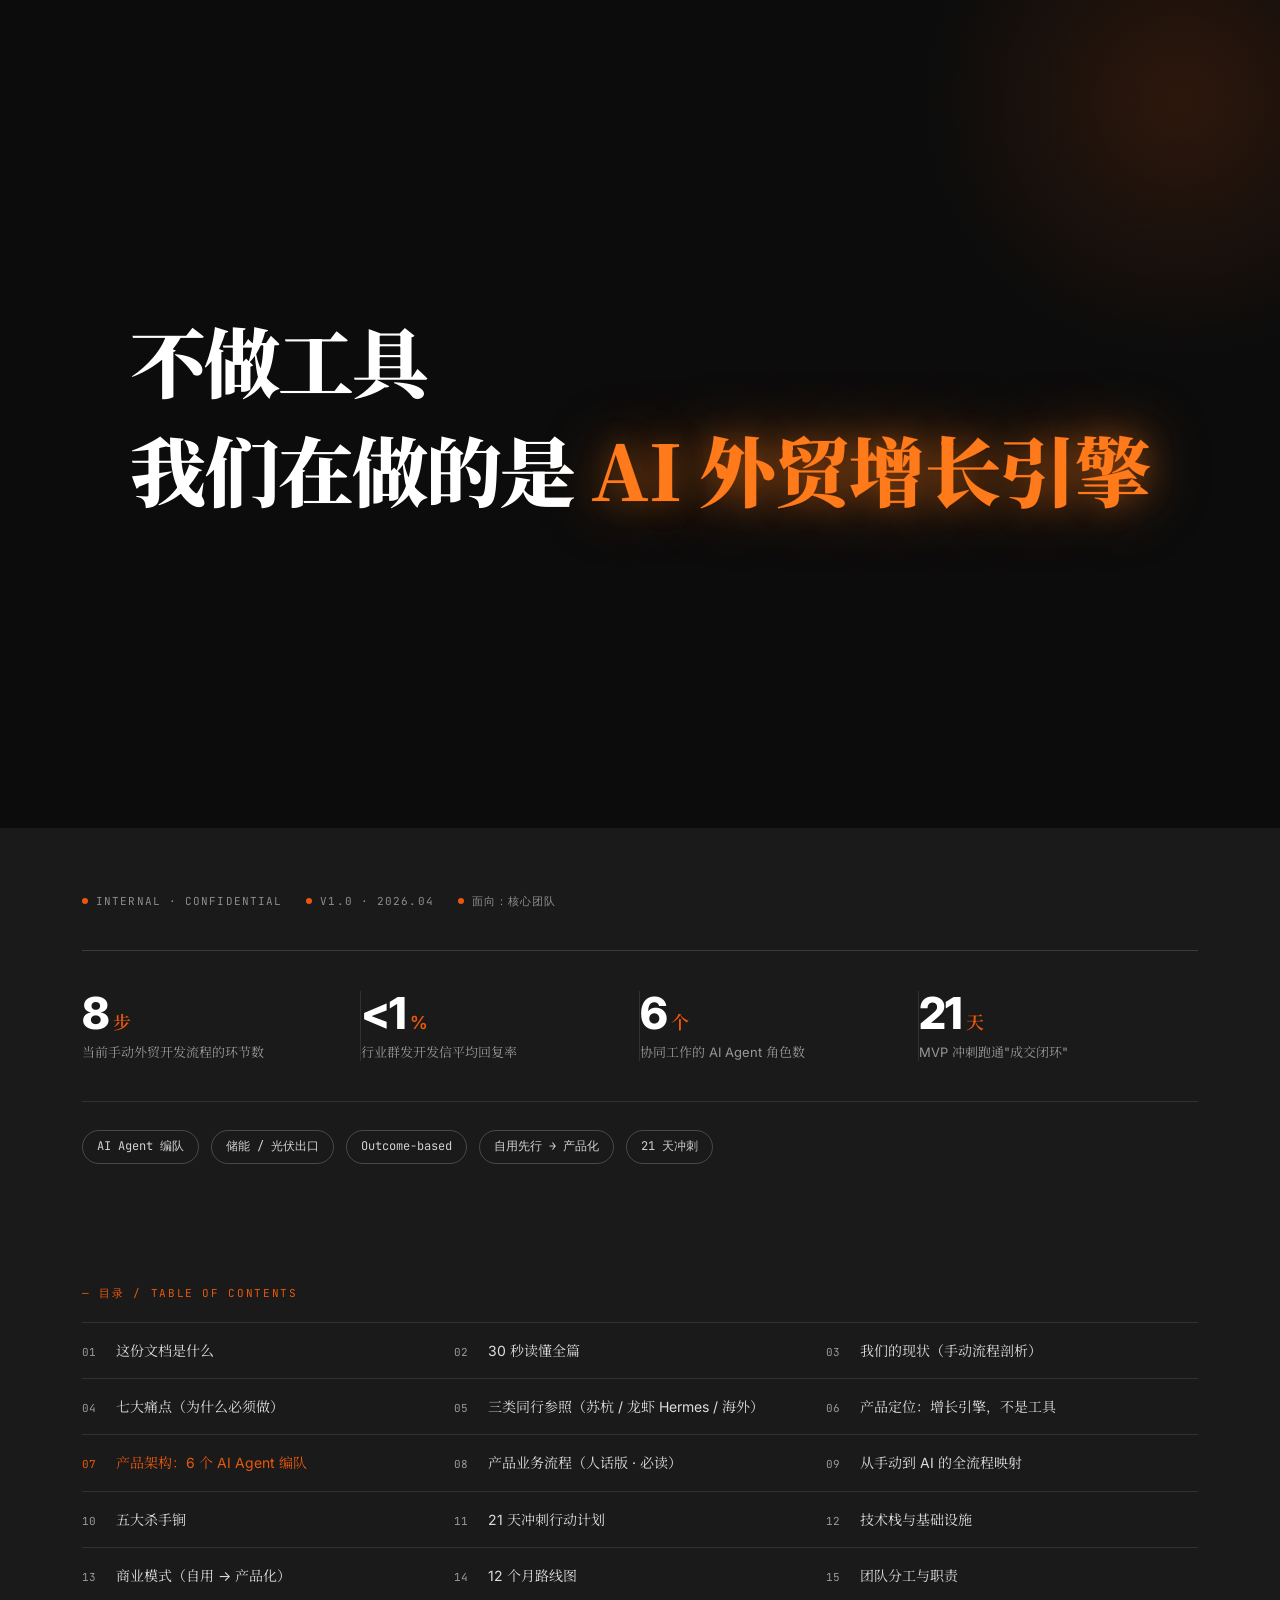
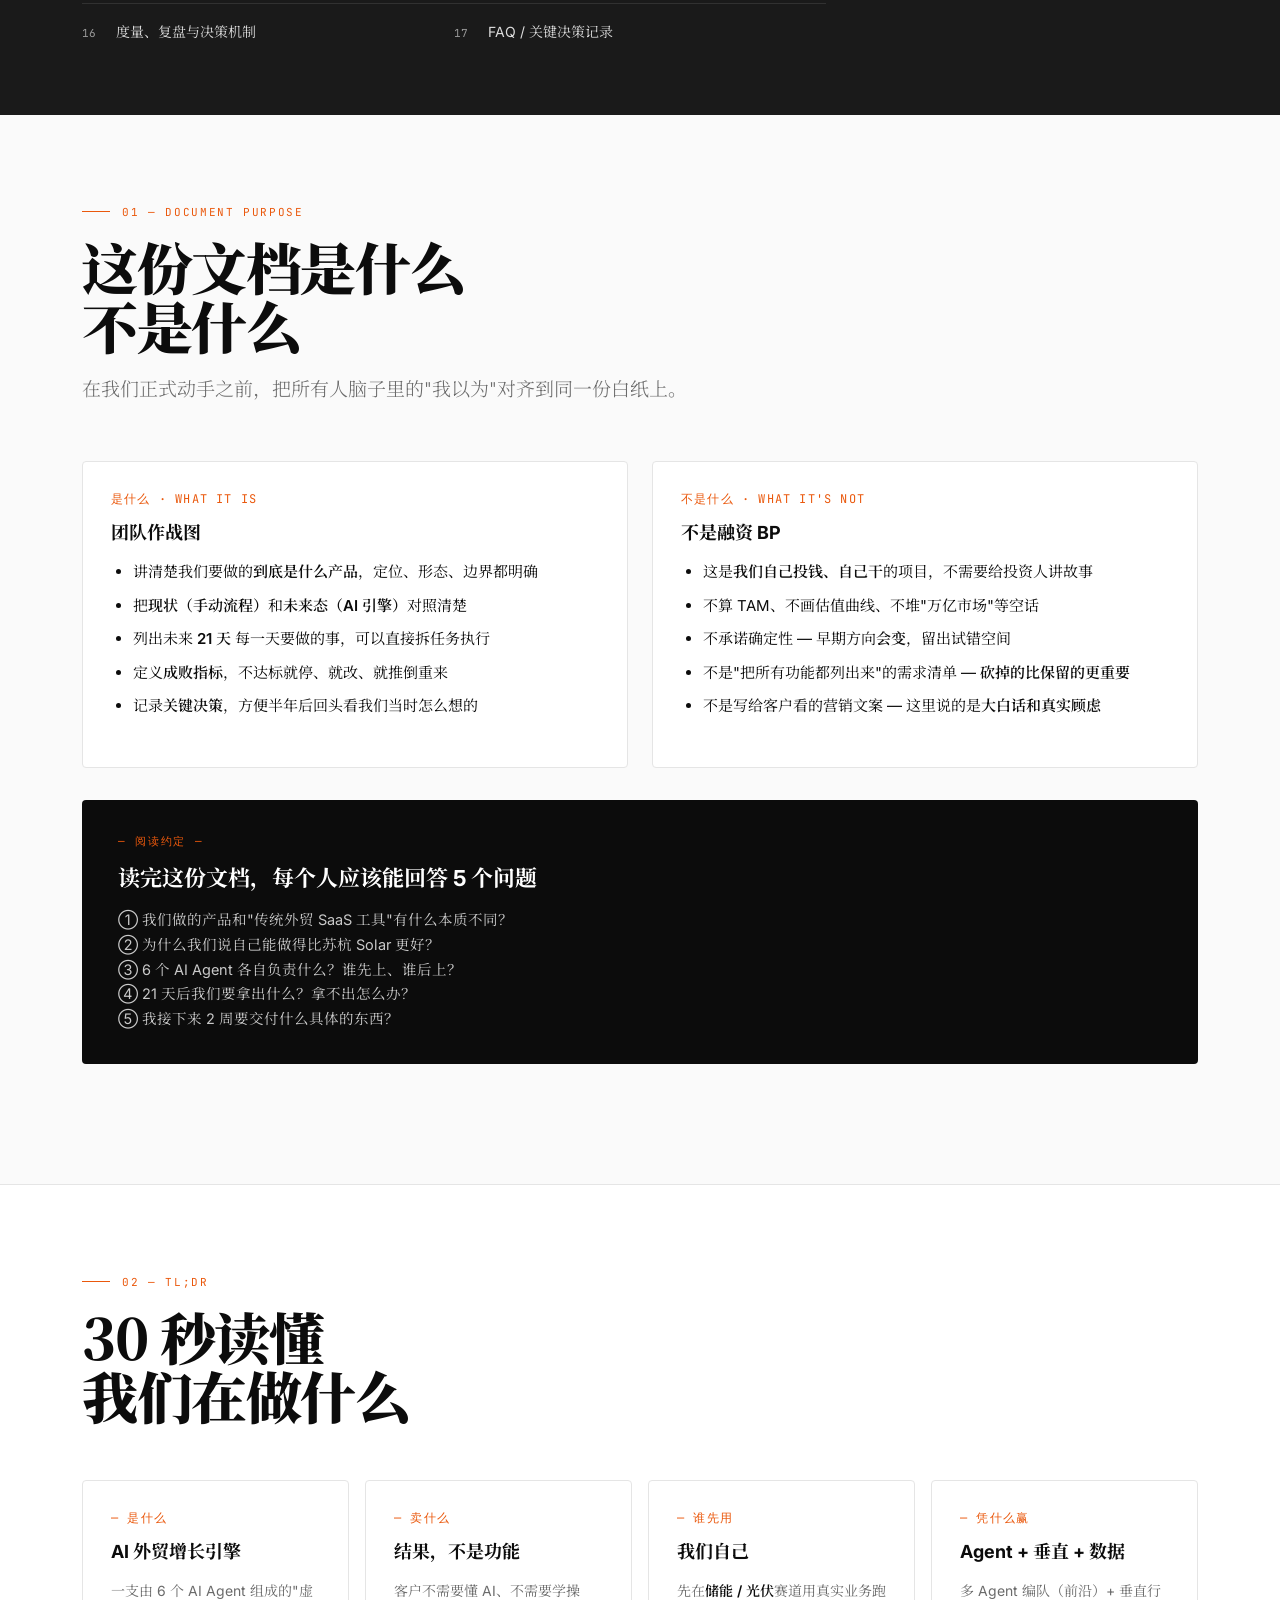
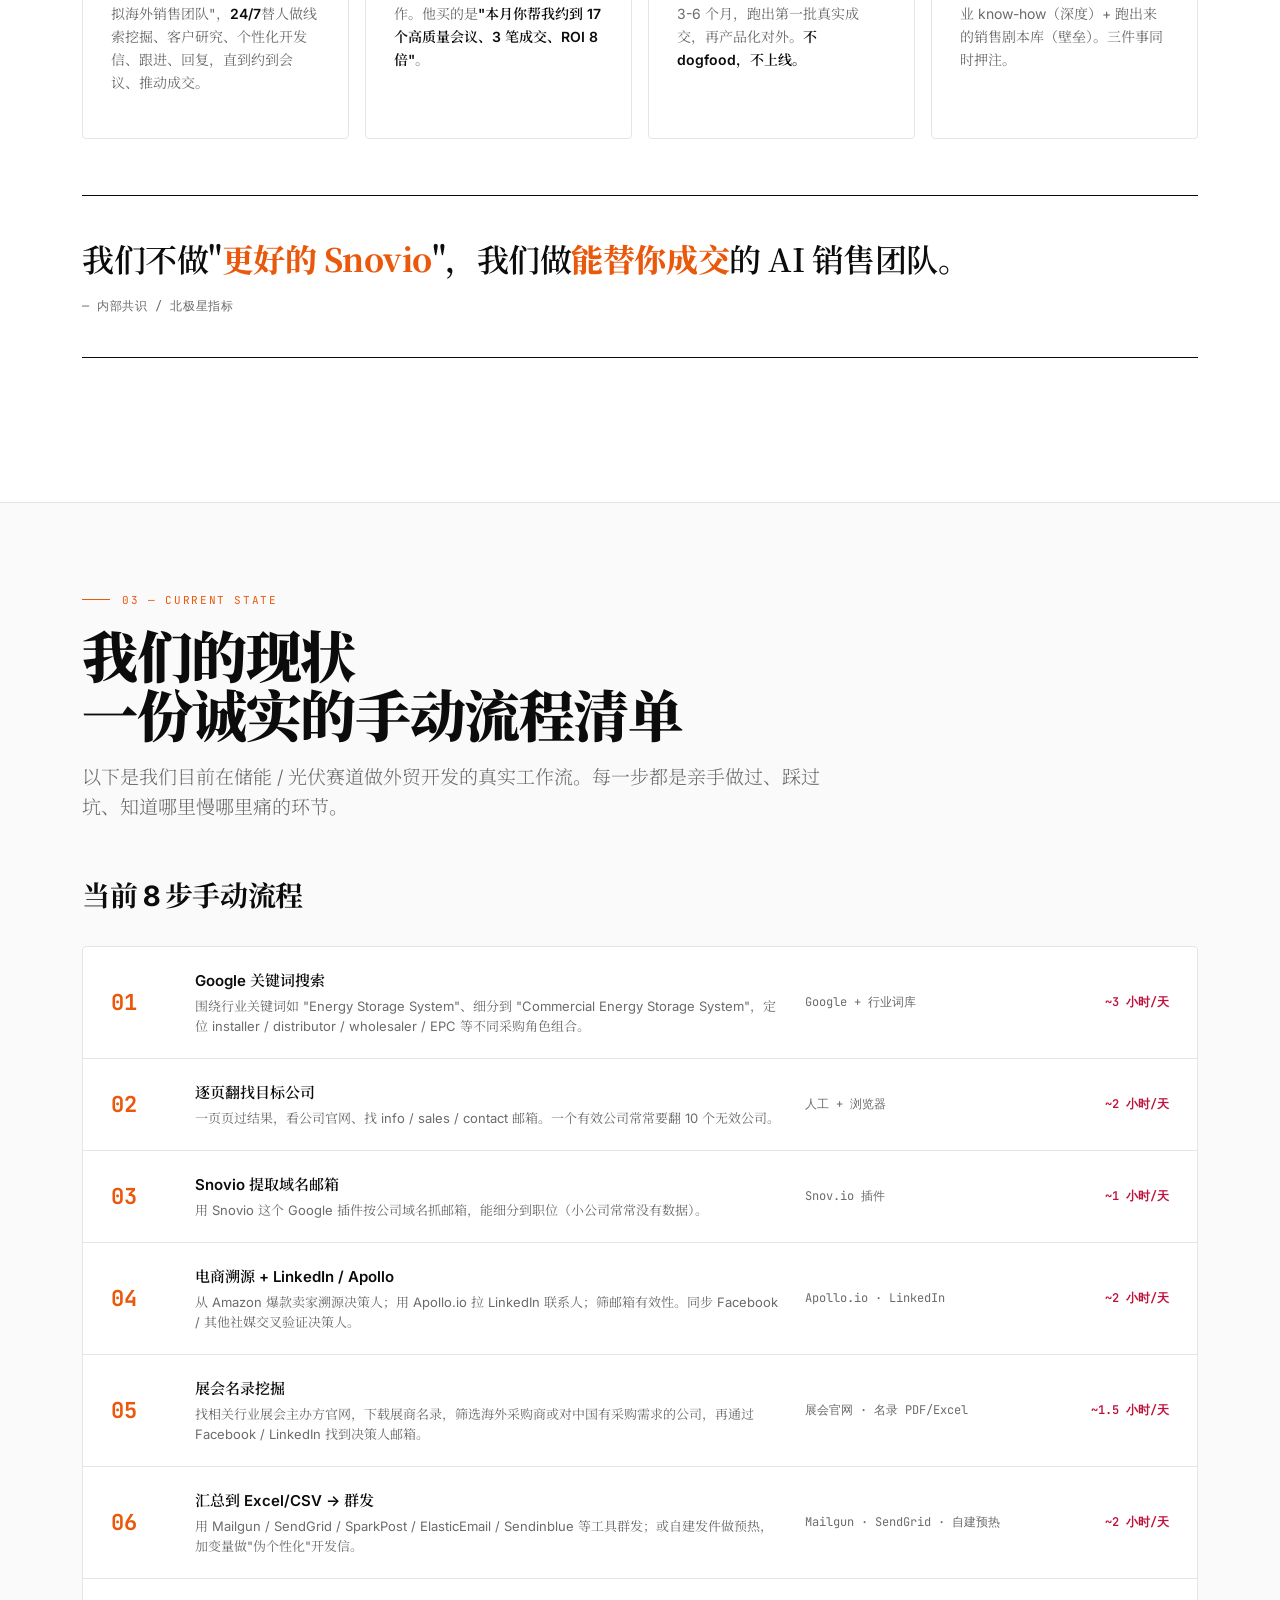
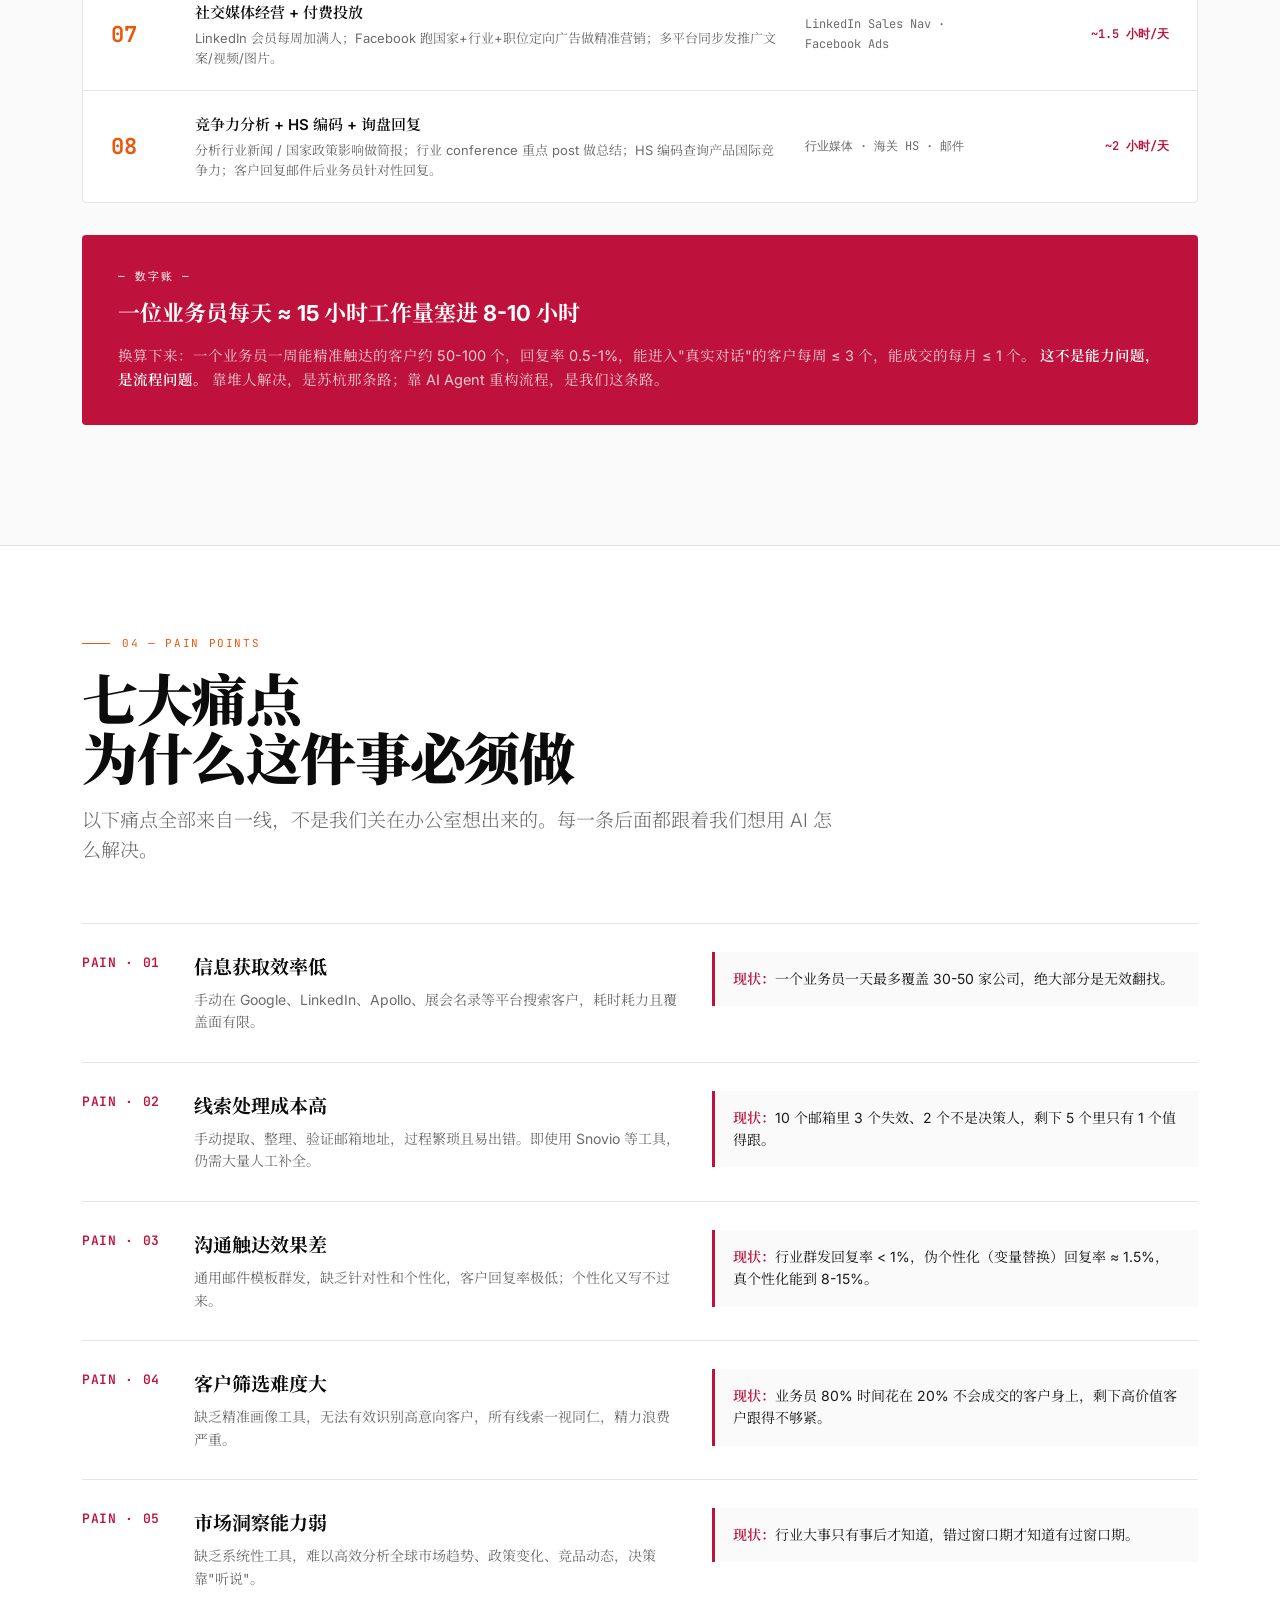
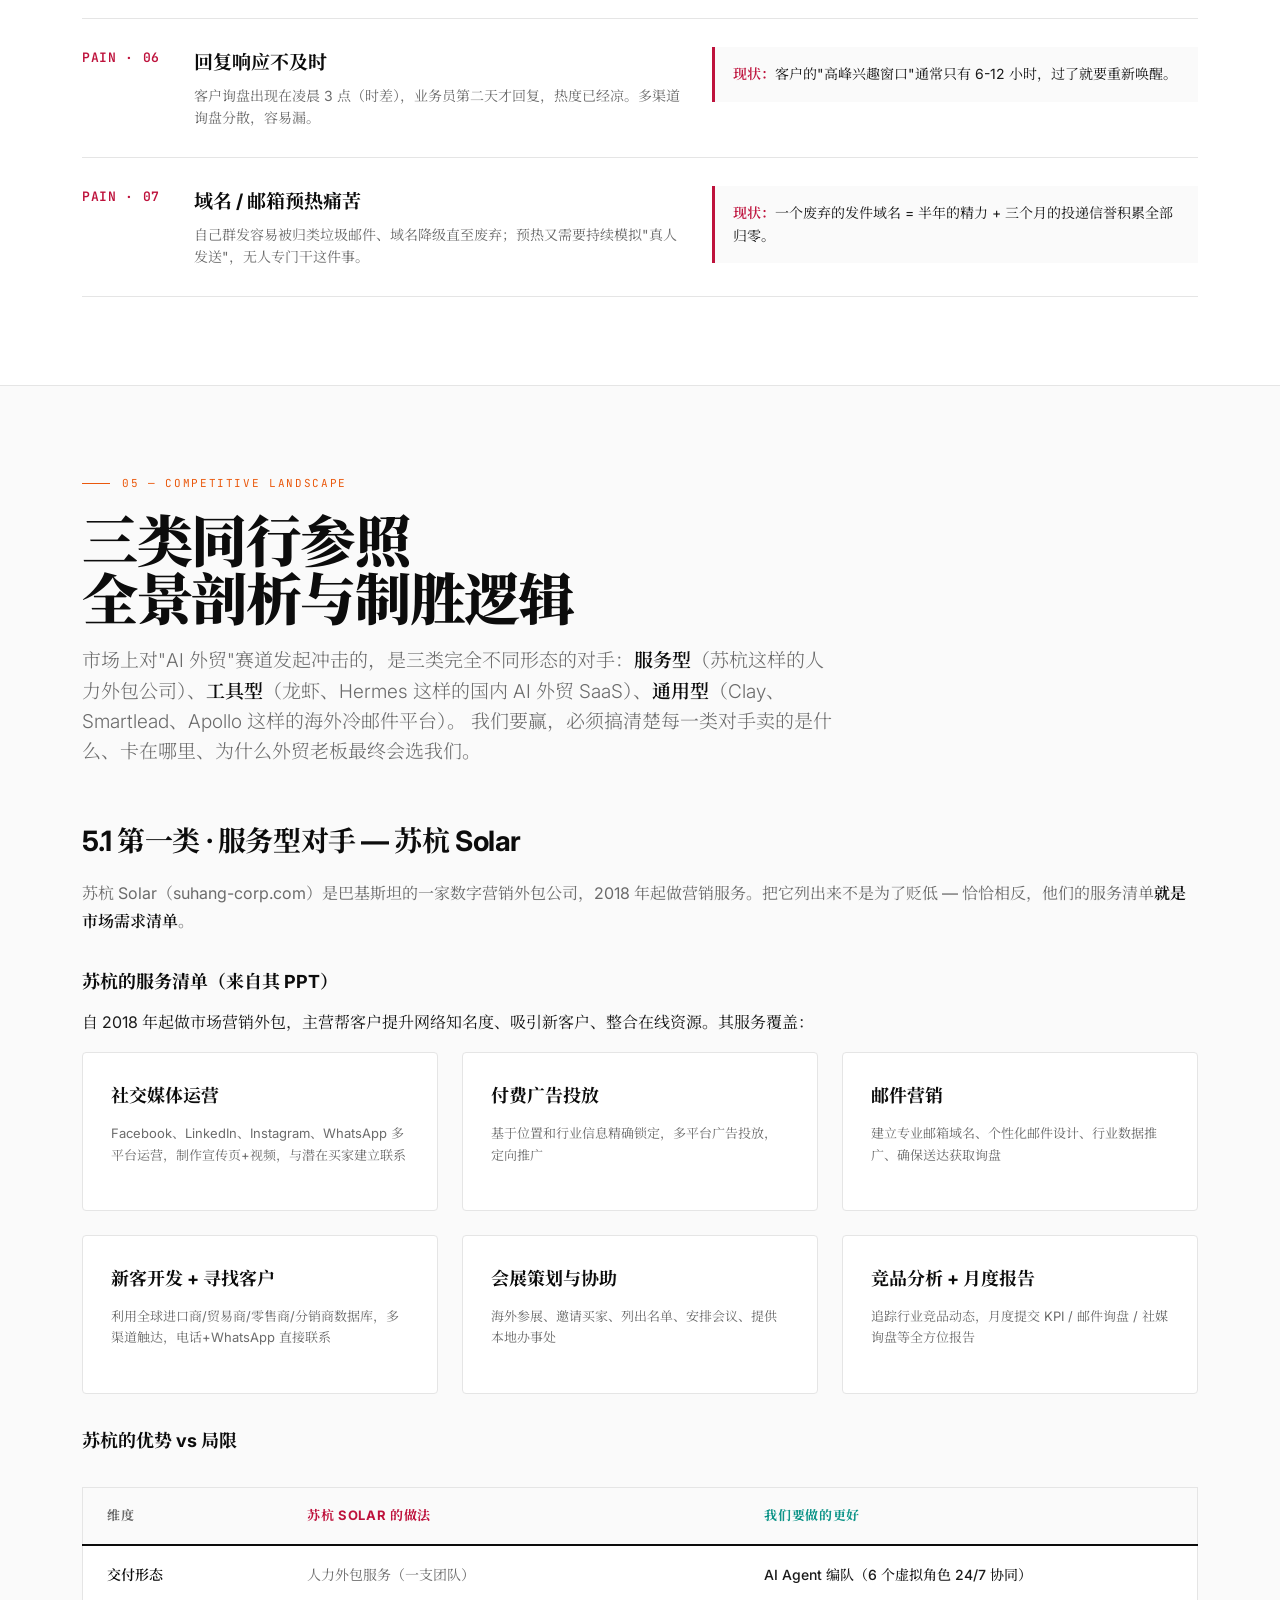
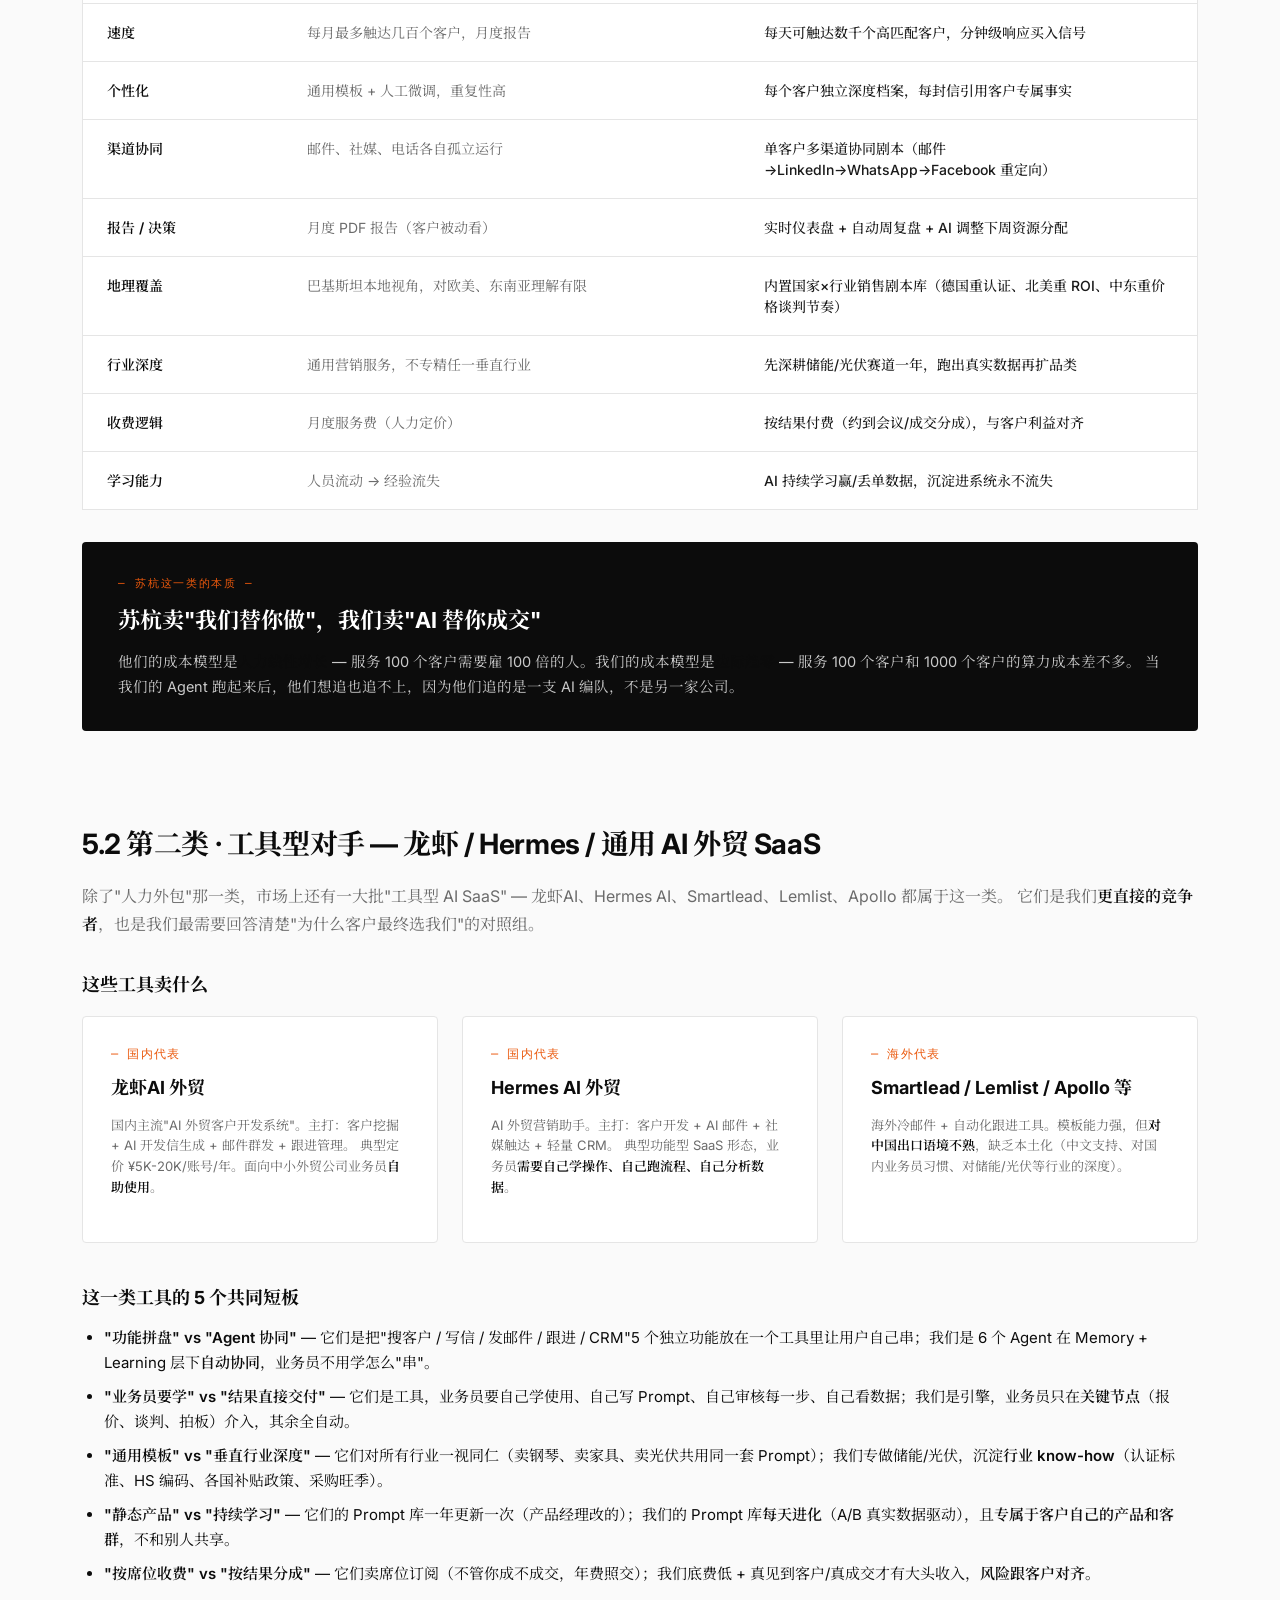
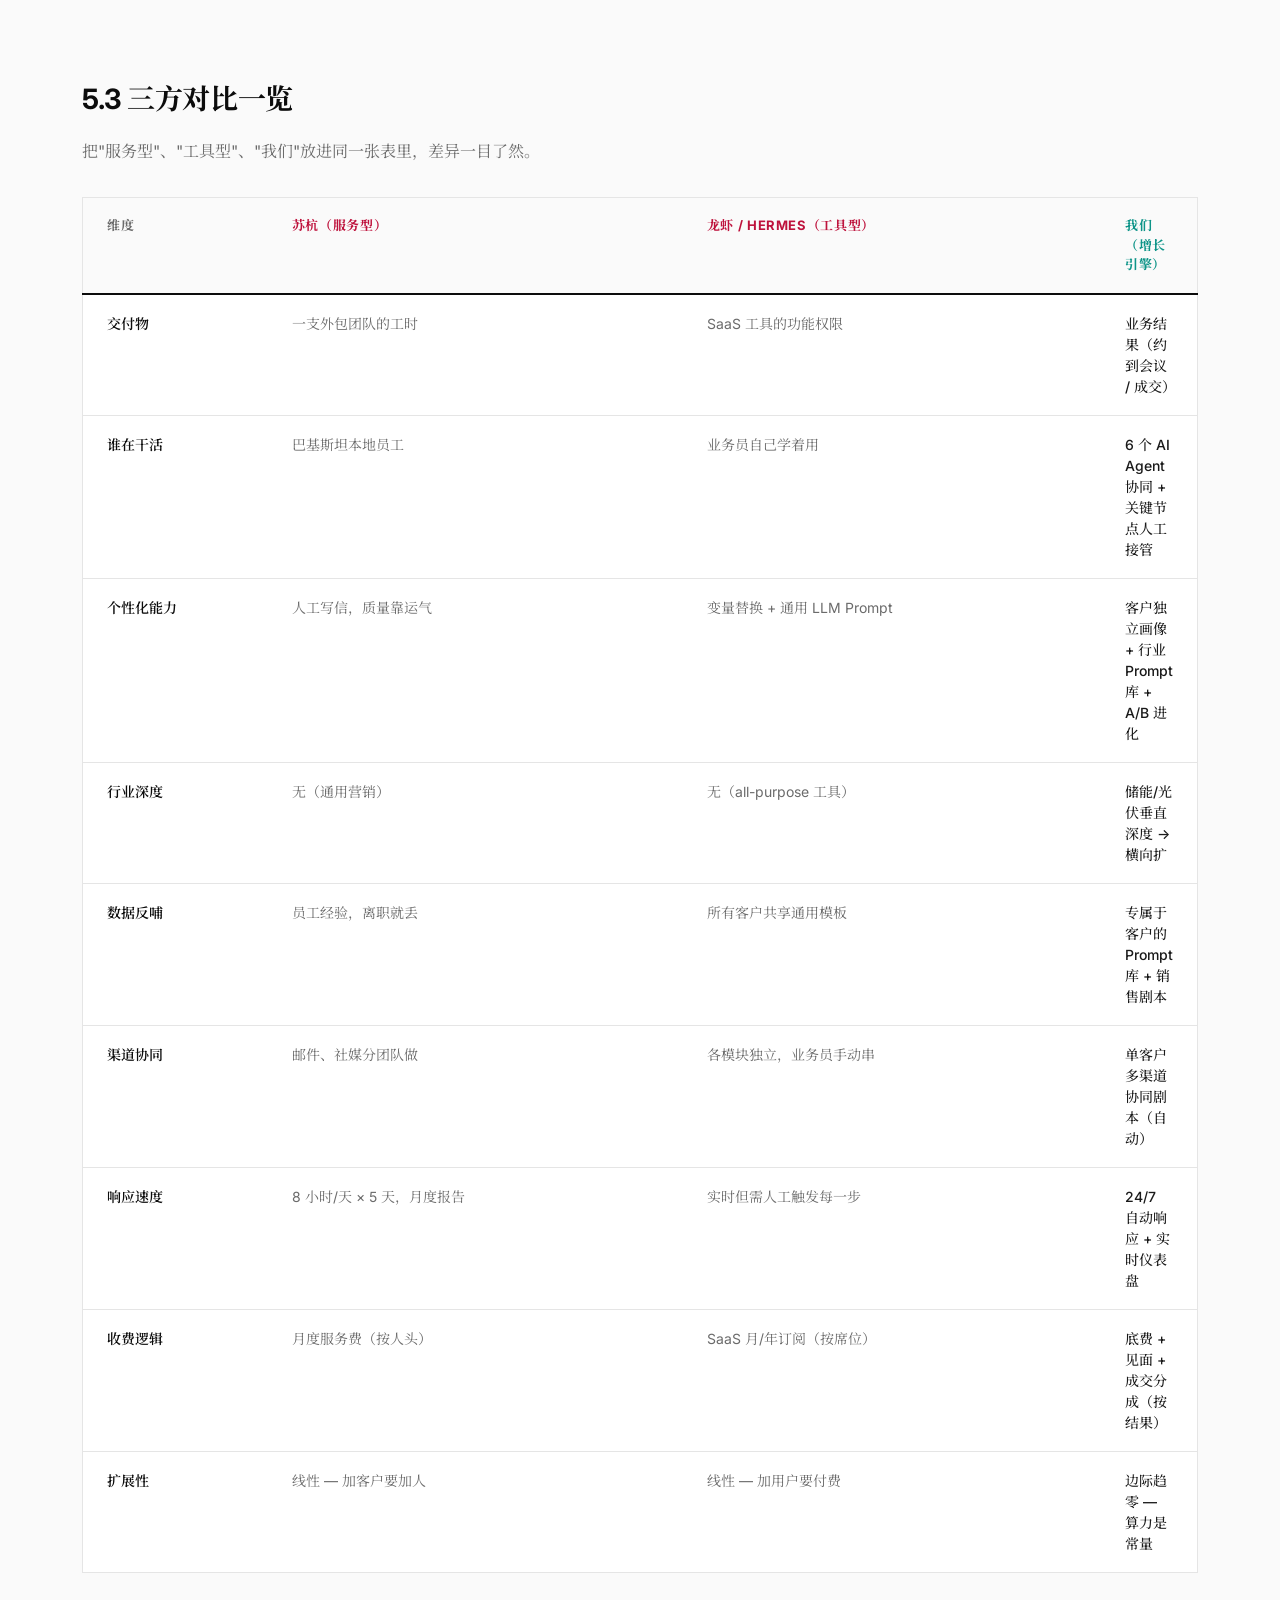
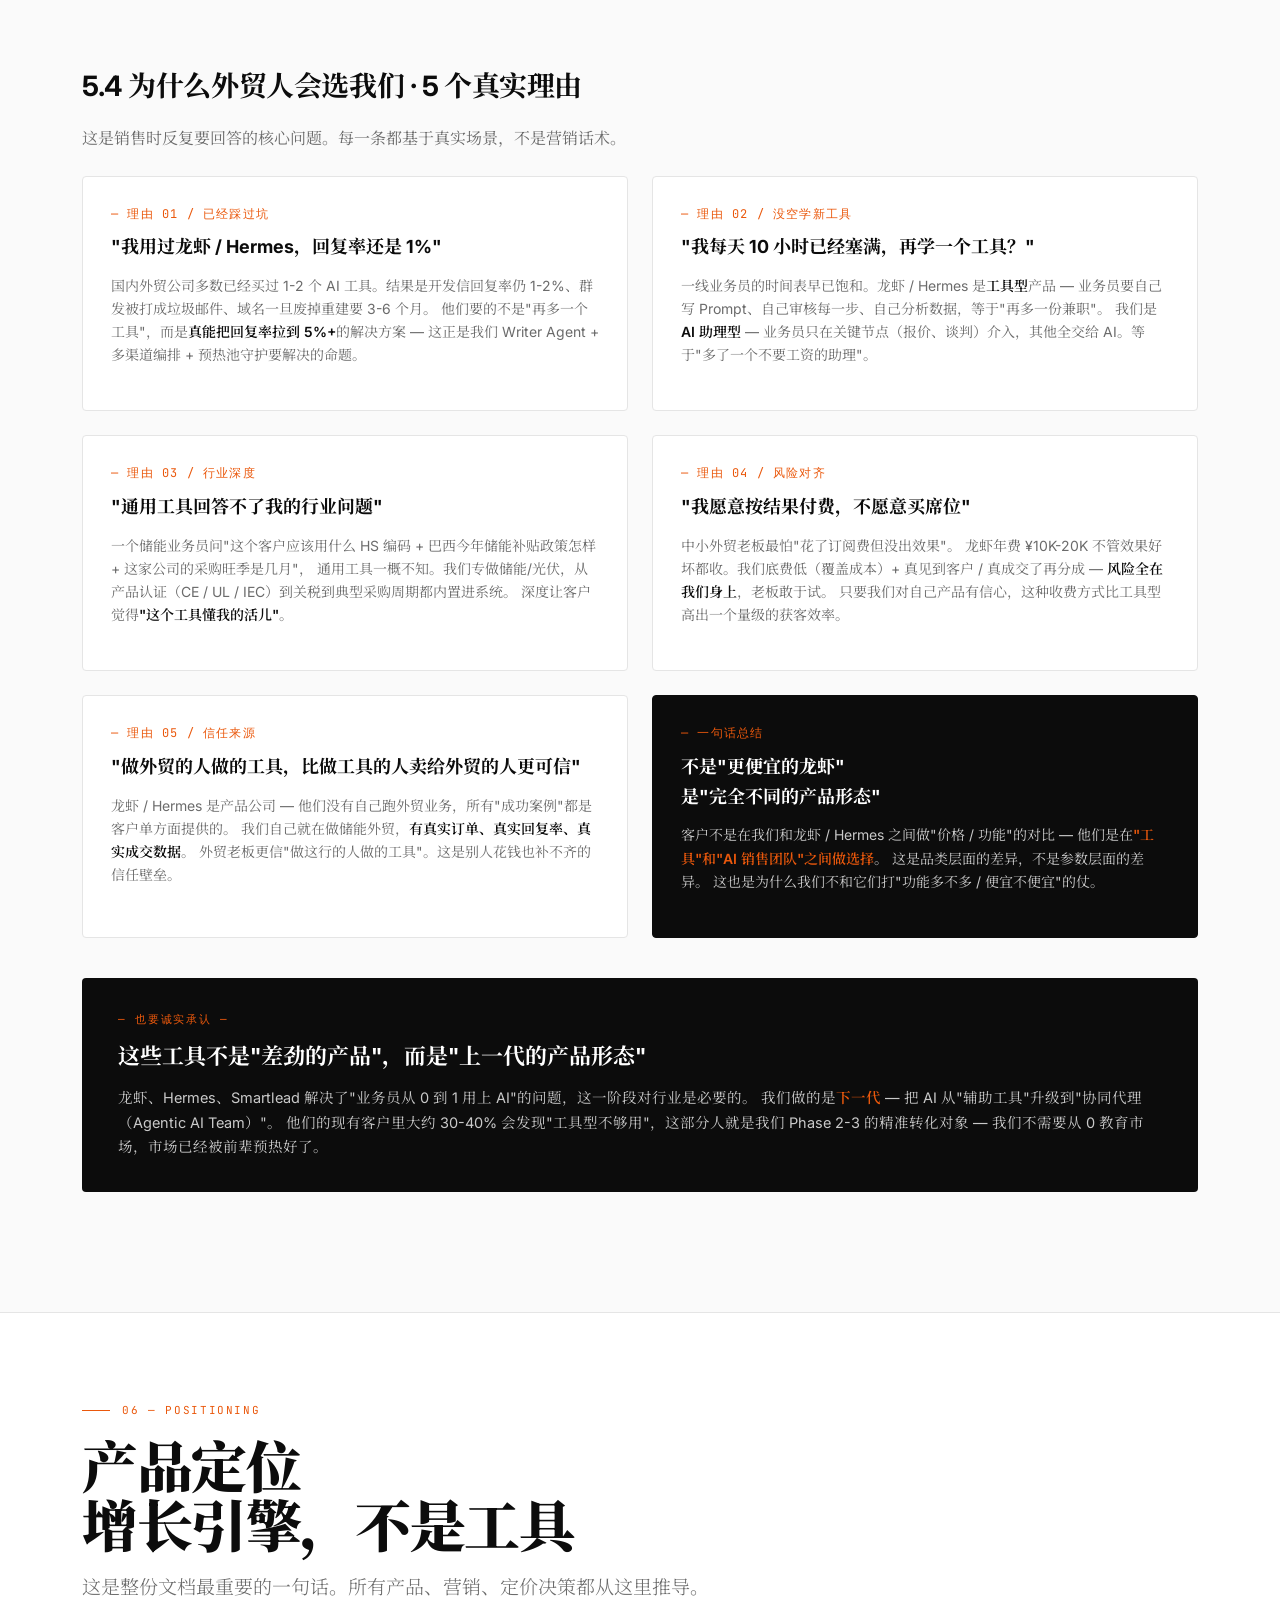
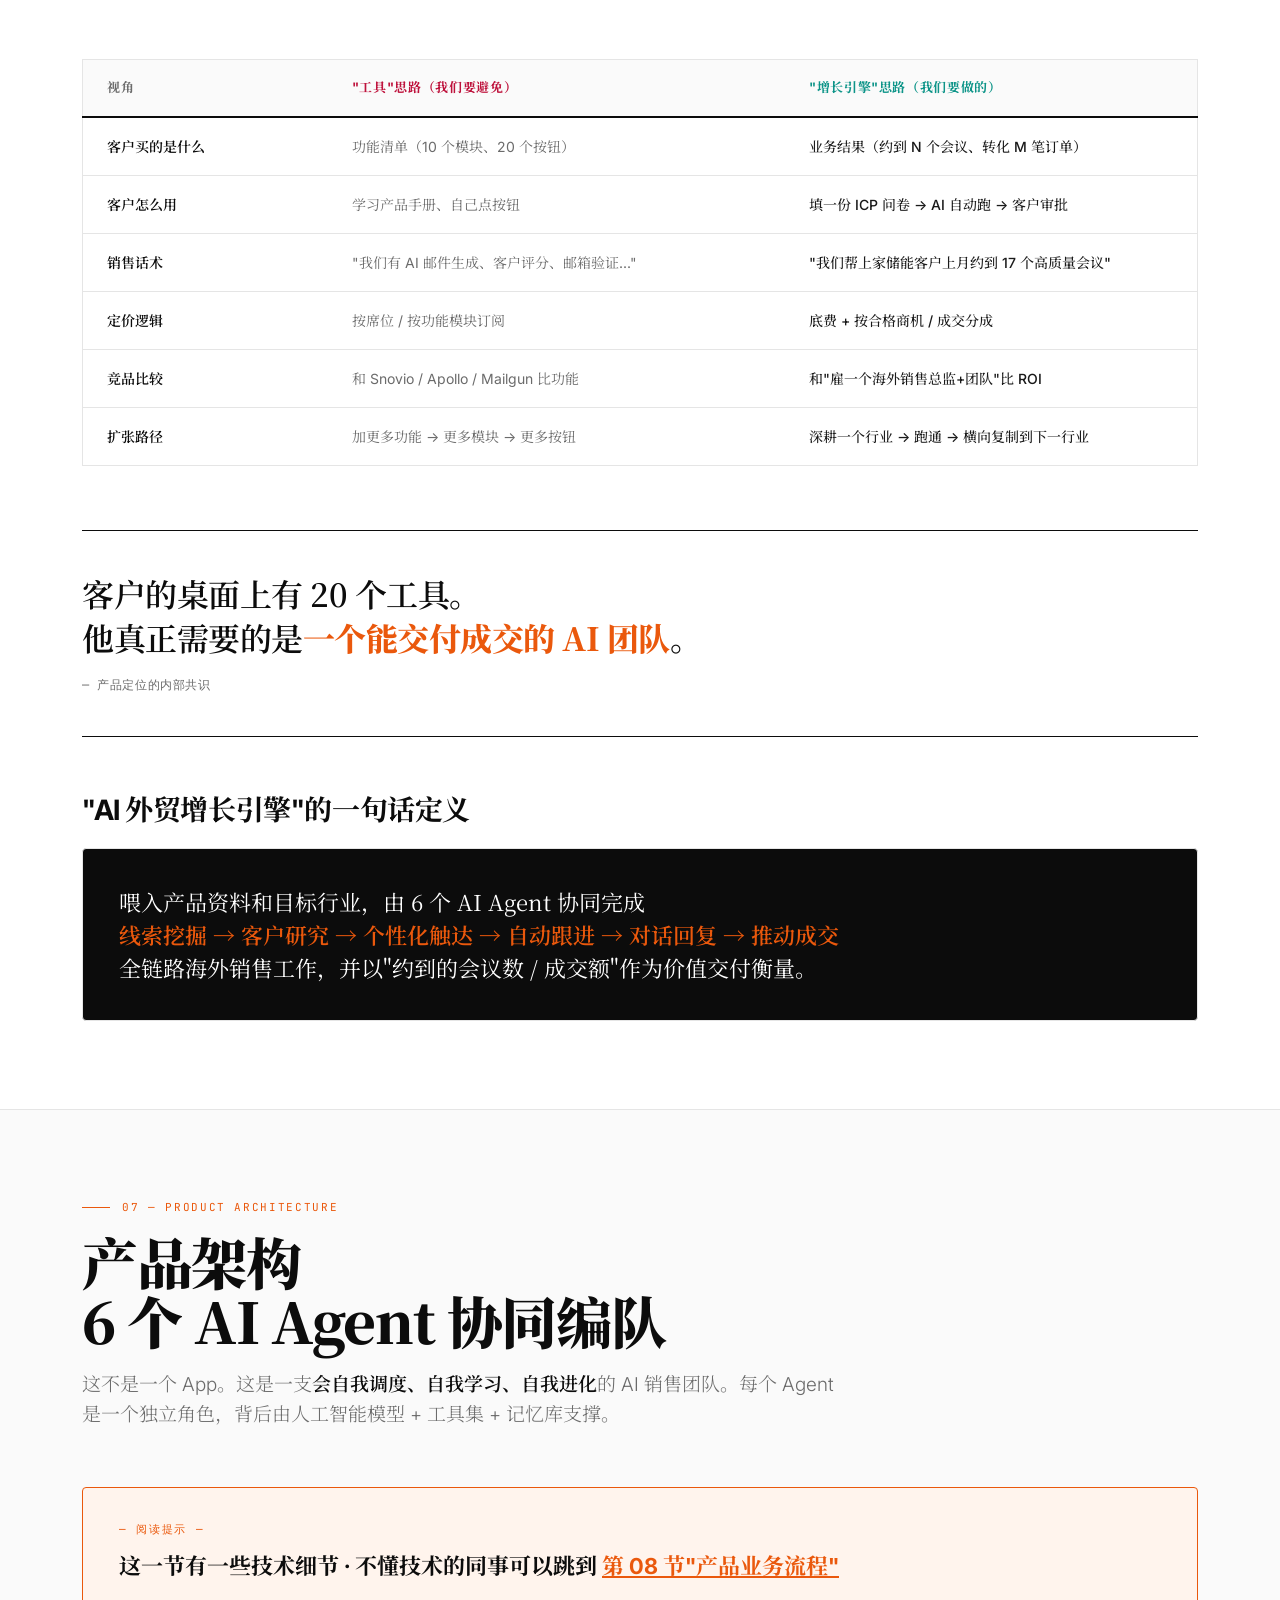
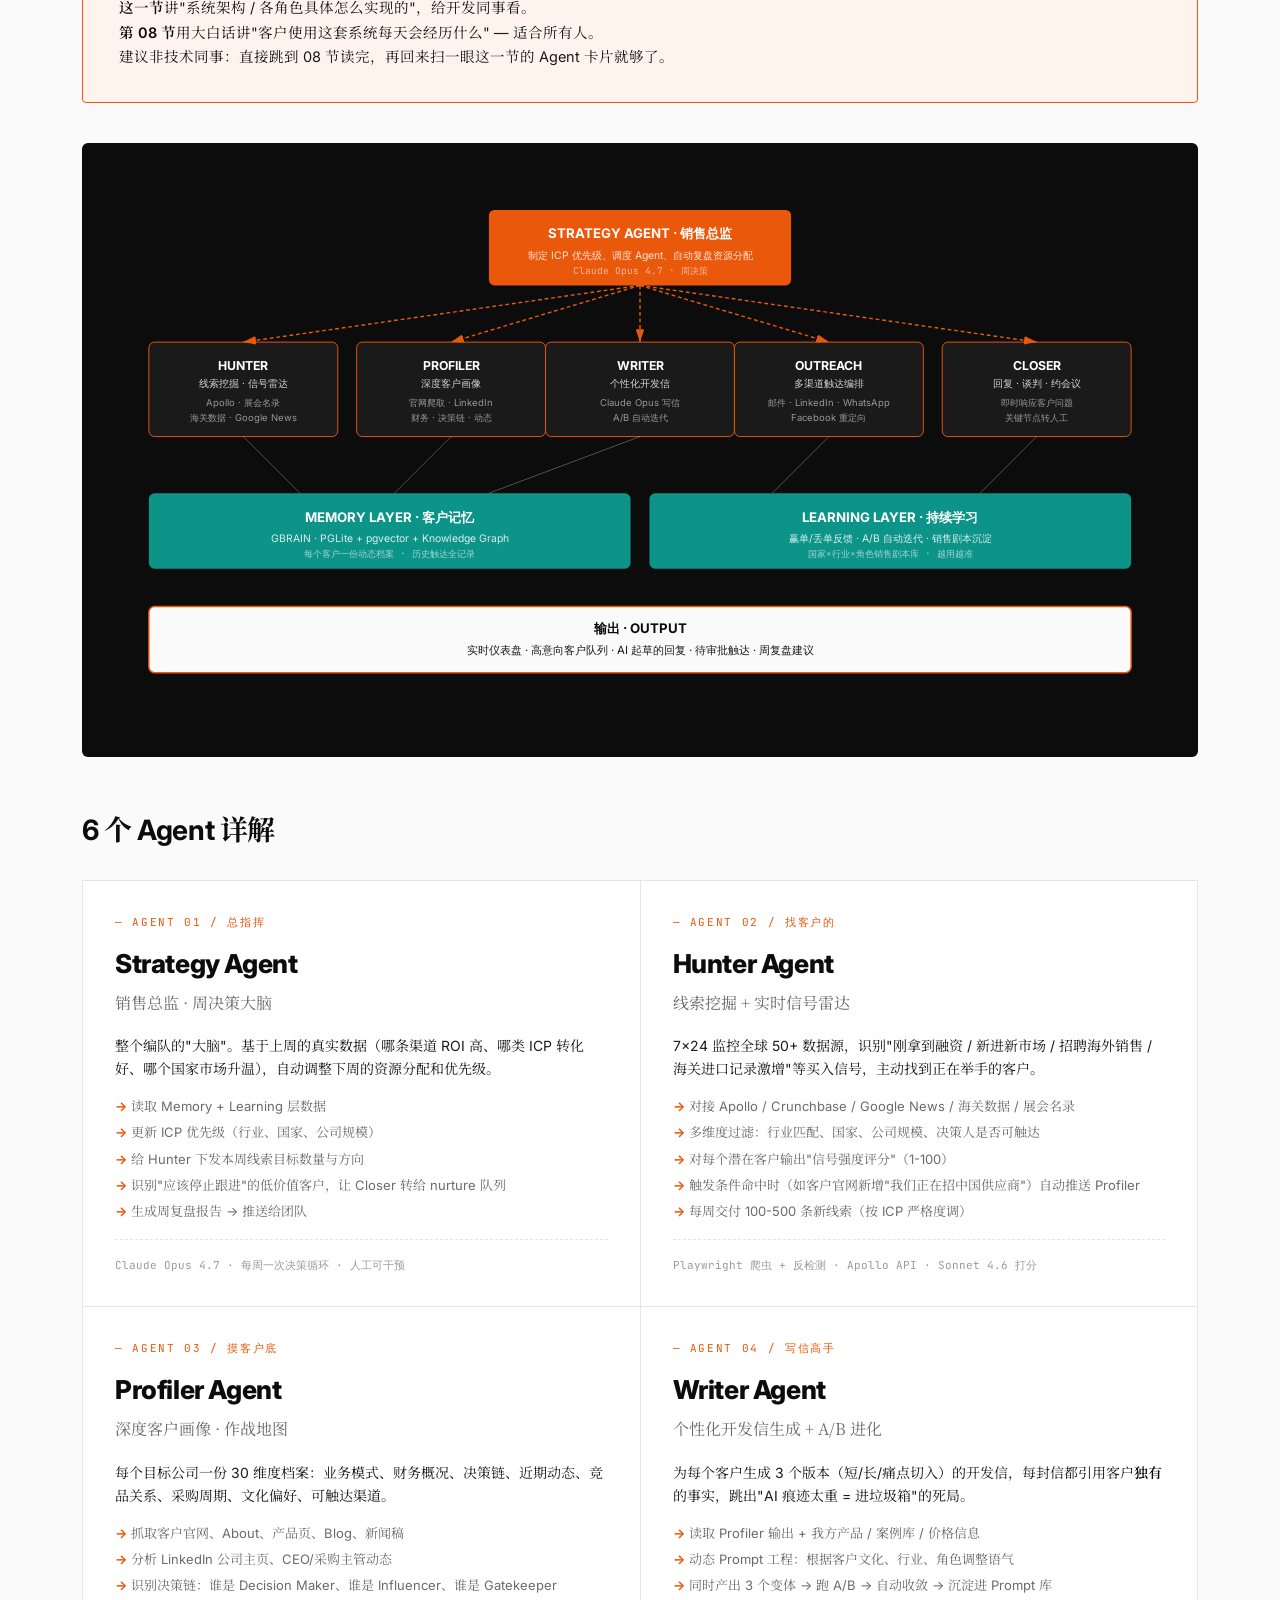
<file: index.html>
<!DOCTYPE html>
<html lang="zh-CN">
<head>
<meta charset="UTF-8" />
<meta name="viewport" content="width=device-width, initial-scale=1.0" />
<title>AI 外贸增长引擎 · 内部作战图</title>
<link rel="preconnect" href="https://fonts.googleapis.com" />
<link rel="preconnect" href="https://fonts.gstatic.com" crossorigin />
<link href="https://fonts.googleapis.com/css2?family=Inter:wght@300;400;500;600;700;800;900&family=JetBrains+Mono:wght@400;500;600&family=Noto+Serif+SC:wght@400;600;900&display=swap" rel="stylesheet" />
<link rel="stylesheet" href="style/main.css" />
</head>
<body>

<!-- ======================== HERO · 简约版 ======================== -->
<header class="hero hero-minimal">
  <div class="wrap">
    <h1>不做工具<br />我们在做的是 <em>AI 外贸增长引擎</em></h1>
  </div>
</header>

<!-- ======================== STATS BAND ======================== -->
<section class="stats-band">
  <div class="wrap">
    <div class="stats-meta">
      <span>Internal · Confidential</span>
      <span>v1.0 · 2026.04</span>
      <span>面向：核心团队</span>
    </div>
    <div class="hero-stats">
      <div class="hero-stat">
        <div class="hero-stat-num">8<small>步</small></div>
        <div class="hero-stat-label">当前手动外贸开发流程的环节数</div>
      </div>
      <div class="hero-stat">
        <div class="hero-stat-num">&lt;1<small>%</small></div>
        <div class="hero-stat-label">行业群发开发信平均回复率</div>
      </div>
      <div class="hero-stat">
        <div class="hero-stat-num">6<small>个</small></div>
        <div class="hero-stat-label">协同工作的 AI Agent 角色数</div>
      </div>
      <div class="hero-stat">
        <div class="hero-stat-num">21<small>天</small></div>
        <div class="hero-stat-label">MVP 冲刺跑通"成交闭环"</div>
      </div>
    </div>
    <div class="stats-tags">
      <span class="hero-tag">AI Agent 编队</span>
      <span class="hero-tag">储能 / 光伏出口</span>
      <span class="hero-tag">Outcome-based</span>
      <span class="hero-tag">自用先行 → 产品化</span>
      <span class="hero-tag">21 天冲刺</span>
    </div>
  </div>
</section>

<!-- ======================== TOC ======================== -->
<nav class="toc">
  <div class="wrap">
    <div class="toc-title">— 目录 / Table of Contents</div>
    <div class="toc-grid">
      <a class="toc-item" href="#s1"><span class="toc-item-num">01</span>这份文档是什么</a>
      <a class="toc-item" href="#s2"><span class="toc-item-num">02</span>30 秒读懂全篇</a>
      <a class="toc-item" href="#s3"><span class="toc-item-num">03</span>我们的现状（手动流程剖析）</a>
      <a class="toc-item" href="#s4"><span class="toc-item-num">04</span>七大痛点（为什么必须做）</a>
      <a class="toc-item" href="#s5"><span class="toc-item-num">05</span>三类同行参照（苏杭 / 龙虾 Hermes / 海外）</a>
      <a class="toc-item" href="#s6"><span class="toc-item-num">06</span>产品定位：增长引擎，不是工具</a>
      <a class="toc-item" href="#s7"><span class="toc-item-num">07</span>产品架构：6 个 AI Agent 编队</a>
      <a class="toc-item" href="#s8"><span class="toc-item-num">08</span>产品业务流程（人话版 · 必读）</a>
      <a class="toc-item" href="#s9"><span class="toc-item-num">09</span>从手动到 AI 的全流程映射</a>
      <a class="toc-item" href="#s10"><span class="toc-item-num">10</span>五大杀手锏</a>
      <a class="toc-item" href="#s11"><span class="toc-item-num">11</span>21 天冲刺行动计划</a>
      <a class="toc-item" href="#s12"><span class="toc-item-num">12</span>技术栈与基础设施</a>
      <a class="toc-item" href="#s13"><span class="toc-item-num">13</span>商业模式（自用 → 产品化）</a>
      <a class="toc-item" href="#s14"><span class="toc-item-num">14</span>12 个月路线图</a>
      <a class="toc-item" href="#s15"><span class="toc-item-num">15</span>团队分工与职责</a>
      <a class="toc-item" href="#s16"><span class="toc-item-num">16</span>度量、复盘与决策机制</a>
      <a class="toc-item" href="#s17"><span class="toc-item-num">17</span>FAQ / 关键决策记录</a>
    </div>
  </div>
</nav>

<!-- ======================== 01 ======================== -->
<section id="s1">
  <div class="wrap">
    <div class="section-head">
      <div class="section-tag">01 — Document Purpose</div>
      <h2>这份文档是什么<br />不是什么</h2>
      <p class="lead">
        在我们正式动手之前，把所有人脑子里的"我以为"对齐到同一份白纸上。
      </p>
    </div>

    <div class="grid-2">
      <div class="card">
        <div class="card-num">是什么 · WHAT IT IS</div>
        <h4>团队作战图</h4>
        <ul>
          <li>讲清楚我们要做的<strong>到底是什么产品</strong>，定位、形态、边界都明确</li>
          <li>把<strong>现状（手动流程）</strong>和<strong>未来态（AI 引擎）</strong>对照清楚</li>
          <li>列出未来 <strong>21 天</strong> 每一天要做的事，可以直接拆任务执行</li>
          <li>定义<strong>成败指标</strong>，不达标就停、就改、就推倒重来</li>
          <li>记录<strong>关键决策</strong>，方便半年后回头看我们当时怎么想的</li>
        </ul>
      </div>
      <div class="card">
        <div class="card-num">不是什么 · WHAT IT'S NOT</div>
        <h4>不是融资 BP</h4>
        <ul>
          <li>这是<strong>我们自己投钱、自己干</strong>的项目，不需要给投资人讲故事</li>
          <li>不算 TAM、不画估值曲线、不堆"万亿市场"等空话</li>
          <li>不承诺确定性 — 早期方向<strong>会变</strong>，留出试错空间</li>
          <li>不是"把所有功能都列出来"的需求清单 — <strong>砍掉的比保留的更重要</strong></li>
          <li>不是写给客户看的营销文案 — 这里说的是<strong>大白话和真实顾虑</strong></li>
        </ul>
      </div>
    </div>

    <div class="callout">
      <span class="callout-tag">— 阅读约定 —</span>
      <h4>读完这份文档，每个人应该能回答 5 个问题</h4>
      <p>
        ① 我们做的产品和"传统外贸 SaaS 工具"有什么本质不同？<br>
        ② 为什么我们说自己能做得比苏杭 Solar 更好？<br>
        ③ 6 个 AI Agent 各自负责什么？谁先上、谁后上？<br>
        ④ 21 天后我们要拿出什么？拿不出怎么办？<br>
        ⑤ 我接下来 2 周要交付什么具体的东西？
      </p>
    </div>
  </div>
</section>

<!-- ======================== 02 TL;DR ======================== -->
<section id="s2" style="background: var(--paper);">
  <div class="wrap">
    <div class="section-head">
      <div class="section-tag">02 — TL;DR</div>
      <h2>30 秒读懂<br />我们在做什么</h2>
    </div>

    <div class="grid-4">
      <div class="card">
        <div class="card-num">— 是什么</div>
        <h4>AI 外贸增长引擎</h4>
        <p style="font-size: 14px; color: var(--muted); line-height: 1.65;">
          一支由 6 个 AI Agent 组成的"虚拟海外销售团队"，<strong>24/7</strong>替人做线索挖掘、客户研究、个性化开发信、跟进、回复，直到约到会议、推动成交。
        </p>
      </div>
      <div class="card">
        <div class="card-num">— 卖什么</div>
        <h4>结果，不是功能</h4>
        <p style="font-size: 14px; color: var(--muted); line-height: 1.65;">
          客户不需要懂 AI、不需要学操作。他买的是<strong>"本月你帮我约到 17 个高质量会议、3 笔成交、ROI 8 倍"</strong>。
        </p>
      </div>
      <div class="card">
        <div class="card-num">— 谁先用</div>
        <h4>我们自己</h4>
        <p style="font-size: 14px; color: var(--muted); line-height: 1.65;">
          先在<strong>储能 / 光伏</strong>赛道用真实业务跑 3-6 个月，跑出第一批真实成交，再产品化对外。<strong>不 dogfood，不上线。</strong>
        </p>
      </div>
      <div class="card">
        <div class="card-num">— 凭什么赢</div>
        <h4>Agent + 垂直 + 数据</h4>
        <p style="font-size: 14px; color: var(--muted); line-height: 1.65;">
          多 Agent 编队（前沿）+ 垂直行业 know-how（深度）+ 跑出来的销售剧本库（壁垒）。三件事同时押注。
        </p>
      </div>
    </div>

    <div class="pull-quote">
      <p class="pull-quote-text">
        我们不做"<em>更好的 Snovio</em>"，我们做<em>能替你成交</em>的 AI 销售团队。
      </p>
      <div class="pull-quote-attr">— 内部共识 / 北极星指标</div>
    </div>
  </div>
</section>

<!-- ======================== 03 现状 ======================== -->
<section id="s3">
  <div class="wrap">
    <div class="section-head">
      <div class="section-tag">03 — Current State</div>
      <h2>我们的现状<br />一份诚实的手动流程清单</h2>
      <p class="lead">
        以下是我们目前在储能 / 光伏赛道做外贸开发的真实工作流。每一步都是亲手做过、踩过坑、知道哪里慢哪里痛的环节。
      </p>
    </div>

    <h3>当前 8 步手动流程</h3>

    <div class="flow">
      <div class="flow-step">
        <div class="flow-step-num">01</div>
        <div>
          <div class="flow-step-title">Google 关键词搜索</div>
          <div class="flow-step-detail">围绕行业关键词如 "Energy Storage System"、细分到 "Commercial Energy Storage System"，定位 installer / distributor / wholesaler / EPC 等不同采购角色组合。</div>
        </div>
        <div class="flow-step-tools">Google + 行业词库</div>
        <div class="flow-step-time">~3 小时/天</div>
      </div>

      <div class="flow-step">
        <div class="flow-step-num">02</div>
        <div>
          <div class="flow-step-title">逐页翻找目标公司</div>
          <div class="flow-step-detail">一页页过结果，看公司官网、找 info / sales / contact 邮箱。一个有效公司常常要翻 10 个无效公司。</div>
        </div>
        <div class="flow-step-tools">人工 + 浏览器</div>
        <div class="flow-step-time">~2 小时/天</div>
      </div>

      <div class="flow-step">
        <div class="flow-step-num">03</div>
        <div>
          <div class="flow-step-title">Snovio 提取域名邮箱</div>
          <div class="flow-step-detail">用 Snovio 这个 Google 插件按公司域名抓邮箱，能细分到职位（小公司常常没有数据）。</div>
        </div>
        <div class="flow-step-tools">Snov.io 插件</div>
        <div class="flow-step-time">~1 小时/天</div>
      </div>

      <div class="flow-step">
        <div class="flow-step-num">04</div>
        <div>
          <div class="flow-step-title">电商溯源 + LinkedIn / Apollo</div>
          <div class="flow-step-detail">从 Amazon 爆款卖家溯源决策人；用 Apollo.io 拉 LinkedIn 联系人；筛邮箱有效性。同步 Facebook / 其他社媒交叉验证决策人。</div>
        </div>
        <div class="flow-step-tools">Apollo.io · LinkedIn</div>
        <div class="flow-step-time">~2 小时/天</div>
      </div>

      <div class="flow-step">
        <div class="flow-step-num">05</div>
        <div>
          <div class="flow-step-title">展会名录挖掘</div>
          <div class="flow-step-detail">找相关行业展会主办方官网，下载展商名录，筛选海外采购商或对中国有采购需求的公司，再通过 Facebook / LinkedIn 找到决策人邮箱。</div>
        </div>
        <div class="flow-step-tools">展会官网 · 名录 PDF/Excel</div>
        <div class="flow-step-time">~1.5 小时/天</div>
      </div>

      <div class="flow-step">
        <div class="flow-step-num">06</div>
        <div>
          <div class="flow-step-title">汇总到 Excel/CSV → 群发</div>
          <div class="flow-step-detail">用 Mailgun / SendGrid / SparkPost / ElasticEmail / Sendinblue 等工具群发；或自建发件做预热，加变量做"伪个性化"开发信。</div>
        </div>
        <div class="flow-step-tools">Mailgun · SendGrid · 自建预热</div>
        <div class="flow-step-time">~2 小时/天</div>
      </div>

      <div class="flow-step">
        <div class="flow-step-num">07</div>
        <div>
          <div class="flow-step-title">社交媒体经营 + 付费投放</div>
          <div class="flow-step-detail">LinkedIn 会员每周加满人；Facebook 跑国家+行业+职位定向广告做精准营销；多平台同步发推广文案/视频/图片。</div>
        </div>
        <div class="flow-step-tools">LinkedIn Sales Nav · Facebook Ads</div>
        <div class="flow-step-time">~1.5 小时/天</div>
      </div>

      <div class="flow-step">
        <div class="flow-step-num">08</div>
        <div>
          <div class="flow-step-title">竞争力分析 + HS 编码 + 询盘回复</div>
          <div class="flow-step-detail">分析行业新闻 / 国家政策影响做简报；行业 conference 重点 post 做总结；HS 编码查询产品国际竞争力；客户回复邮件后业务员针对性回复。</div>
        </div>
        <div class="flow-step-tools">行业媒体 · 海关 HS · 邮件</div>
        <div class="flow-step-time">~2 小时/天</div>
      </div>
    </div>

    <div class="callout" style="background: var(--rose); margin-top: 32px;">
      <span class="callout-tag" style="color: white;">— 数字账 —</span>
      <h4>一位业务员每天 ≈ 15 小时工作量塞进 8-10 小时</h4>
      <p>
        换算下来：一个业务员一周能精准触达的客户约 50-100 个，回复率 0.5-1%，能进入"真实对话"的客户每周 ≤ 3 个，能成交的每月 ≤ 1 个。
        <strong style="color: white;">这不是能力问题，是流程问题。</strong>
        靠堆人解决，是苏杭那条路；靠 AI Agent 重构流程，是我们这条路。
      </p>
    </div>
  </div>
</section>

<!-- ======================== 04 痛点 ======================== -->
<section id="s4" style="background: var(--paper);">
  <div class="wrap">
    <div class="section-head">
      <div class="section-tag">04 — Pain Points</div>
      <h2>七大痛点<br />为什么这件事必须做</h2>
      <p class="lead">
        以下痛点全部来自一线，不是我们关在办公室想出来的。每一条后面都跟着我们想用 AI 怎么解决。
      </p>
    </div>

    <div class="pain-list">
      <div class="pain-row">
        <div class="pain-num">PAIN · 01</div>
        <div>
          <div class="pain-title">信息获取效率低</div>
          <div class="pain-detail">手动在 Google、LinkedIn、Apollo、展会名录等平台搜索客户，耗时耗力且覆盖面有限。</div>
        </div>
        <div class="pain-quote">一个业务员一天最多覆盖 30-50 家公司，绝大部分是无效翻找。</div>
      </div>

      <div class="pain-row">
        <div class="pain-num">PAIN · 02</div>
        <div>
          <div class="pain-title">线索处理成本高</div>
          <div class="pain-detail">手动提取、整理、验证邮箱地址，过程繁琐且易出错。即使用 Snovio 等工具，仍需大量人工补全。</div>
        </div>
        <div class="pain-quote">10 个邮箱里 3 个失效、2 个不是决策人，剩下 5 个里只有 1 个值得跟。</div>
      </div>

      <div class="pain-row">
        <div class="pain-num">PAIN · 03</div>
        <div>
          <div class="pain-title">沟通触达效果差</div>
          <div class="pain-detail">通用邮件模板群发，缺乏针对性和个性化，客户回复率极低；个性化又写不过来。</div>
        </div>
        <div class="pain-quote">行业群发回复率 &lt; 1%，伪个性化（变量替换）回复率 ≈ 1.5%，真个性化能到 8-15%。</div>
      </div>

      <div class="pain-row">
        <div class="pain-num">PAIN · 04</div>
        <div>
          <div class="pain-title">客户筛选难度大</div>
          <div class="pain-detail">缺乏精准画像工具，无法有效识别高意向客户，所有线索一视同仁，精力浪费严重。</div>
        </div>
        <div class="pain-quote">业务员 80% 时间花在 20% 不会成交的客户身上，剩下高价值客户跟得不够紧。</div>
      </div>

      <div class="pain-row">
        <div class="pain-num">PAIN · 05</div>
        <div>
          <div class="pain-title">市场洞察能力弱</div>
          <div class="pain-detail">缺乏系统性工具，难以高效分析全球市场趋势、政策变化、竞品动态，决策靠"听说"。</div>
        </div>
        <div class="pain-quote">行业大事只有事后才知道，错过窗口期才知道有过窗口期。</div>
      </div>

      <div class="pain-row">
        <div class="pain-num">PAIN · 06</div>
        <div>
          <div class="pain-title">回复响应不及时</div>
          <div class="pain-detail">客户询盘出现在凌晨 3 点（时差），业务员第二天才回复，热度已经凉。多渠道询盘分散，容易漏。</div>
        </div>
        <div class="pain-quote">客户的"高峰兴趣窗口"通常只有 6-12 小时，过了就要重新唤醒。</div>
      </div>

      <div class="pain-row">
        <div class="pain-num">PAIN · 07</div>
        <div>
          <div class="pain-title">域名 / 邮箱预热痛苦</div>
          <div class="pain-detail">自己群发容易被归类垃圾邮件、域名降级直至废弃；预热又需要持续模拟"真人发送"，无人专门干这件事。</div>
        </div>
        <div class="pain-quote">一个废弃的发件域名 = 半年的精力 + 三个月的投递信誉积累全部归零。</div>
      </div>
    </div>
  </div>
</section>

<!-- ======================== 05 苏杭 ======================== -->
<section id="s5">
  <div class="wrap">
    <div class="section-head">
      <div class="section-tag">05 — Competitive Landscape</div>
      <h2>三类同行参照<br />全景剖析与制胜逻辑</h2>
      <p class="lead">
        市场上对"AI 外贸"赛道发起冲击的，是三类完全不同形态的对手：<strong>服务型</strong>（苏杭这样的人力外包公司）、<strong>工具型</strong>（龙虾、Hermes 这样的国内 AI 外贸 SaaS）、<strong>通用型</strong>（Clay、Smartlead、Apollo 这样的海外冷邮件平台）。
        我们要赢，必须搞清楚每一类对手卖的是什么、卡在哪里、为什么外贸老板最终会选我们。
      </p>
    </div>

    <h3 style="margin-top: 0;">5.1 第一类 · 服务型对手 — 苏杭 Solar</h3>
    <p class="body" style="color: var(--muted);">
      苏杭 Solar（suhang-corp.com）是巴基斯坦的一家数字营销外包公司，2018 年起做营销服务。把它列出来不是为了贬低 — 恰恰相反，他们的服务清单<strong>就是市场需求清单</strong>。
    </p>

    <h4>苏杭的服务清单（来自其 PPT）</h4>
    <p class="body">
      自 2018 年起做市场营销外包，主营帮客户提升网络知名度、吸引新客户、整合在线资源。其服务覆盖：
    </p>
    <div class="grid-3" style="margin-top: 16px;">
      <div class="card">
        <h4 style="margin-top:0;">社交媒体运营</h4>
        <p style="font-size: 13px; color: var(--muted);">Facebook、LinkedIn、Instagram、WhatsApp 多平台运营，制作宣传页+视频，与潜在买家建立联系</p>
      </div>
      <div class="card">
        <h4 style="margin-top:0;">付费广告投放</h4>
        <p style="font-size: 13px; color: var(--muted);">基于位置和行业信息精确锁定，多平台广告投放，定向推广</p>
      </div>
      <div class="card">
        <h4 style="margin-top:0;">邮件营销</h4>
        <p style="font-size: 13px; color: var(--muted);">建立专业邮箱域名、个性化邮件设计、行业数据推广、确保送达获取询盘</p>
      </div>
      <div class="card">
        <h4 style="margin-top:0;">新客开发 + 寻找客户</h4>
        <p style="font-size: 13px; color: var(--muted);">利用全球进口商/贸易商/零售商/分销商数据库，多渠道触达，电话+WhatsApp 直接联系</p>
      </div>
      <div class="card">
        <h4 style="margin-top:0;">会展策划与协助</h4>
        <p style="font-size: 13px; color: var(--muted);">海外参展、邀请买家、列出名单、安排会议、提供本地办事处</p>
      </div>
      <div class="card">
        <h4 style="margin-top:0;">竞品分析 + 月度报告</h4>
        <p style="font-size: 13px; color: var(--muted);">追踪行业竞品动态，月度提交 KPI / 邮件询盘 / 社媒询盘等全方位报告</p>
      </div>
    </div>

    <h4>苏杭的优势 vs 局限</h4>
    <table class="vs-table">
      <thead>
        <tr>
          <th style="width: 18%;">维度</th>
          <th>苏杭 Solar 的做法</th>
          <th>我们要做的更好</th>
        </tr>
      </thead>
      <tbody>
        <tr>
          <td class="col-key">交付形态</td>
          <td class="col-them">人力外包服务（一支团队）</td>
          <td class="col-us">AI Agent 编队（6 个虚拟角色 24/7 协同）</td>
        </tr>
        <tr>
          <td class="col-key">速度</td>
          <td class="col-them">每月最多触达几百个客户，月度报告</td>
          <td class="col-us">每天可触达数千个高匹配客户，分钟级响应买入信号</td>
        </tr>
        <tr>
          <td class="col-key">个性化</td>
          <td class="col-them">通用模板 + 人工微调，重复性高</td>
          <td class="col-us">每个客户独立深度档案，每封信引用客户专属事实</td>
        </tr>
        <tr>
          <td class="col-key">渠道协同</td>
          <td class="col-them">邮件、社媒、电话各自孤立运行</td>
          <td class="col-us">单客户多渠道协同剧本（邮件→LinkedIn→WhatsApp→Facebook 重定向）</td>
        </tr>
        <tr>
          <td class="col-key">报告 / 决策</td>
          <td class="col-them">月度 PDF 报告（客户被动看）</td>
          <td class="col-us">实时仪表盘 + 自动周复盘 + AI 调整下周资源分配</td>
        </tr>
        <tr>
          <td class="col-key">地理覆盖</td>
          <td class="col-them">巴基斯坦本地视角，对欧美、东南亚理解有限</td>
          <td class="col-us">内置国家×行业销售剧本库（德国重认证、北美重 ROI、中东重价格谈判节奏）</td>
        </tr>
        <tr>
          <td class="col-key">行业深度</td>
          <td class="col-them">通用营销服务，不专精任一垂直行业</td>
          <td class="col-us">先深耕储能/光伏赛道一年，跑出真实数据再扩品类</td>
        </tr>
        <tr>
          <td class="col-key">收费逻辑</td>
          <td class="col-them">月度服务费（人力定价）</td>
          <td class="col-us">按结果付费（约到会议/成交分成），与客户利益对齐</td>
        </tr>
        <tr>
          <td class="col-key">学习能力</td>
          <td class="col-them">人员流动 → 经验流失</td>
          <td class="col-us">AI 持续学习赢/丢单数据，沉淀进系统永不流失</td>
        </tr>
      </tbody>
    </table>

    <div class="callout">
      <span class="callout-tag">— 苏杭这一类的本质 —</span>
      <h4>苏杭卖"我们替你做"，我们卖"AI 替你成交"</h4>
      <p>
        他们的成本模型是<strong>人力线性增长</strong> — 服务 100 个客户需要雇 100 倍的人。我们的成本模型是<strong>边际趋零</strong> — 服务 100 个客户和 1000 个客户的算力成本差不多。
        当我们的 Agent 跑起来后，他们想追也追不上，因为他们追的是一支 AI 编队，不是另一家公司。
      </p>
    </div>

    <!-- ============= 5.2 工具型对手 ============= -->
    <h3 style="margin-top: 96px;">5.2 第二类 · 工具型对手 — 龙虾 / Hermes / 通用 AI 外贸 SaaS</h3>
    <p class="body" style="color: var(--muted);">
      除了"人力外包"那一类，市场上还有一大批"工具型 AI SaaS" — 龙虾AI、Hermes AI、Smartlead、Lemlist、Apollo 都属于这一类。
      它们是我们<strong>更直接的竞争者</strong>，也是我们最需要回答清楚"为什么客户最终选我们"的对照组。
    </p>

    <h4>这些工具卖什么</h4>
    <div class="grid-3" style="margin-top: 16px;">
      <div class="card">
        <div class="card-num">— 国内代表</div>
        <h4 style="margin-top:0;">龙虾AI 外贸</h4>
        <p style="font-size: 13px; color: var(--muted); line-height: 1.6;">
          国内主流"AI 外贸客户开发系统"。主打：客户挖掘 + AI 开发信生成 + 邮件群发 + 跟进管理。
          典型定价 ¥5K-20K/账号/年。面向中小外贸公司业务员<strong>自助使用</strong>。
        </p>
      </div>
      <div class="card">
        <div class="card-num">— 国内代表</div>
        <h4 style="margin-top:0;">Hermes AI 外贸</h4>
        <p style="font-size: 13px; color: var(--muted); line-height: 1.6;">
          AI 外贸营销助手。主打：客户开发 + AI 邮件 + 社媒触达 + 轻量 CRM。
          典型功能型 SaaS 形态，业务员<strong>需要自己学操作、自己跑流程、自己分析数据</strong>。
        </p>
      </div>
      <div class="card">
        <div class="card-num">— 海外代表</div>
        <h4 style="margin-top:0;">Smartlead / Lemlist / Apollo 等</h4>
        <p style="font-size: 13px; color: var(--muted); line-height: 1.6;">
          海外冷邮件 + 自动化跟进工具。模板能力强，但<strong>对中国出口语境不熟</strong>，缺乏本土化（中文支持、对国内业务员习惯、对储能/光伏等行业的深度）。
        </p>
      </div>
    </div>

    <h4 style="margin-top: 40px;">这一类工具的 5 个共同短板</h4>
    <ul>
      <li><strong>"功能拼盘" vs "Agent 协同"</strong> — 它们是把"搜客户 / 写信 / 发邮件 / 跟进 / CRM"5 个独立功能放在一个工具里让用户自己串；我们是 6 个 Agent 在 Memory + Learning 层下<strong>自动协同</strong>，业务员不用学怎么"串"。</li>
      <li><strong>"业务员要学" vs "结果直接交付"</strong> — 它们是工具，业务员要自己学使用、自己写 Prompt、自己审核每一步、自己看数据；我们是引擎，业务员只在<strong>关键节点</strong>（报价、谈判、拍板）介入，其余全自动。</li>
      <li><strong>"通用模板" vs "垂直行业深度"</strong> — 它们对所有行业一视同仁（卖钢琴、卖家具、卖光伏共用同一套 Prompt）；我们专做储能/光伏，沉淀<strong>行业 know-how</strong>（认证标准、HS 编码、各国补贴政策、采购旺季）。</li>
      <li><strong>"静态产品" vs "持续学习"</strong> — 它们的 Prompt 库一年更新一次（产品经理改的）；我们的 Prompt 库<strong>每天进化</strong>（A/B 真实数据驱动），且<strong>专属于客户自己的产品和客群</strong>，不和别人共享。</li>
      <li><strong>"按席位收费" vs "按结果分成"</strong> — 它们卖席位订阅（不管你成不成交，年费照交）；我们底费低 + 真见到客户/真成交才有大头收入，<strong>风险跟客户对齐</strong>。</li>
    </ul>

    <!-- ============= 5.3 三方对比 ============= -->
    <h3 style="margin-top: 96px;">5.3 三方对比一览</h3>
    <p class="body" style="color: var(--muted);">
      把"服务型"、"工具型"、"我们"放进同一张表里，差异一目了然。
    </p>
    <table class="vs-table">
      <thead>
        <tr>
          <th style="width: 14%;">维度</th>
          <th style="color: var(--rose) !important;">苏杭（服务型）</th>
          <th style="color: var(--rose) !important;">龙虾 / Hermes（工具型）</th>
          <th style="color: var(--teal) !important;">我们（增长引擎）</th>
        </tr>
      </thead>
      <tbody>
        <tr>
          <td class="col-key">交付物</td>
          <td class="col-them">一支外包团队的工时</td>
          <td class="col-them">SaaS 工具的功能权限</td>
          <td class="col-us">业务结果（约到会议 / 成交）</td>
        </tr>
        <tr>
          <td class="col-key">谁在干活</td>
          <td class="col-them">巴基斯坦本地员工</td>
          <td class="col-them">业务员自己学着用</td>
          <td class="col-us">6 个 AI Agent 协同 + 关键节点人工接管</td>
        </tr>
        <tr>
          <td class="col-key">个性化能力</td>
          <td class="col-them">人工写信，质量靠运气</td>
          <td class="col-them">变量替换 + 通用 LLM Prompt</td>
          <td class="col-us">客户独立画像 + 行业 Prompt 库 + A/B 进化</td>
        </tr>
        <tr>
          <td class="col-key">行业深度</td>
          <td class="col-them">无（通用营销）</td>
          <td class="col-them">无（all-purpose 工具）</td>
          <td class="col-us">储能/光伏垂直深度 → 横向扩</td>
        </tr>
        <tr>
          <td class="col-key">数据反哺</td>
          <td class="col-them">员工经验，离职就丢</td>
          <td class="col-them">所有客户共享通用模板</td>
          <td class="col-us">专属于客户的 Prompt 库 + 销售剧本</td>
        </tr>
        <tr>
          <td class="col-key">渠道协同</td>
          <td class="col-them">邮件、社媒分团队做</td>
          <td class="col-them">各模块独立，业务员手动串</td>
          <td class="col-us">单客户多渠道协同剧本（自动）</td>
        </tr>
        <tr>
          <td class="col-key">响应速度</td>
          <td class="col-them">8 小时/天 × 5 天，月度报告</td>
          <td class="col-them">实时但需人工触发每一步</td>
          <td class="col-us">24/7 自动响应 + 实时仪表盘</td>
        </tr>
        <tr>
          <td class="col-key">收费逻辑</td>
          <td class="col-them">月度服务费（按人头）</td>
          <td class="col-them">SaaS 月/年订阅（按席位）</td>
          <td class="col-us">底费 + 见面 + 成交分成（按结果）</td>
        </tr>
        <tr>
          <td class="col-key">扩展性</td>
          <td class="col-them">线性 — 加客户要加人</td>
          <td class="col-them">线性 — 加用户要付费</td>
          <td class="col-us">边际趋零 — 算力是常量</td>
        </tr>
      </tbody>
    </table>

    <!-- ============= 5.4 为什么外贸人选我们 ============= -->
    <h3 style="margin-top: 96px;">5.4 为什么外贸人会选我们 · 5 个真实理由</h3>
    <p class="body" style="color: var(--muted);">
      这是销售时反复要回答的核心问题。每一条都基于真实场景，不是营销话术。
    </p>

    <div class="grid-2" style="margin-top: 24px;">
      <div class="card">
        <div class="card-num">— 理由 01 / 已经踩过坑</div>
        <h4>"我用过龙虾 / Hermes，回复率还是 1%"</h4>
        <p style="font-size: 14px; color: var(--muted); line-height: 1.65;">
          国内外贸公司多数已经买过 1-2 个 AI 工具。结果是开发信回复率仍 1-2%、群发被打成垃圾邮件、域名一旦废掉重建要 3-6 个月。
          他们要的不是"再多一个工具"，而是<strong>真能把回复率拉到 5%+</strong>的解决方案 — 这正是我们 Writer Agent + 多渠道编排 + 预热池守护要解决的命题。
        </p>
      </div>
      <div class="card">
        <div class="card-num">— 理由 02 / 没空学新工具</div>
        <h4>"我每天 10 小时已经塞满，再学一个工具？"</h4>
        <p style="font-size: 14px; color: var(--muted); line-height: 1.65;">
          一线业务员的时间表早已饱和。龙虾 / Hermes 是<strong>工具型</strong>产品 — 业务员要自己写 Prompt、自己审核每一步、自己分析数据，等于"再多一份兼职"。
          我们是<strong>AI 助理型</strong> — 业务员只在关键节点（报价、谈判）介入，其他全交给 AI。等于"多了一个不要工资的助理"。
        </p>
      </div>
      <div class="card">
        <div class="card-num">— 理由 03 / 行业深度</div>
        <h4>"通用工具回答不了我的行业问题"</h4>
        <p style="font-size: 14px; color: var(--muted); line-height: 1.65;">
          一个储能业务员问"这个客户应该用什么 HS 编码 + 巴西今年储能补贴政策怎样 + 这家公司的采购旺季是几月"，
          通用工具一概不知。我们专做储能/光伏，从产品认证（CE / UL / IEC）到关税到典型采购周期都内置进系统。
          深度让客户觉得<strong>"这个工具懂我的活儿"</strong>。
        </p>
      </div>
      <div class="card">
        <div class="card-num">— 理由 04 / 风险对齐</div>
        <h4>"我愿意按结果付费，不愿意买席位"</h4>
        <p style="font-size: 14px; color: var(--muted); line-height: 1.65;">
          中小外贸老板最怕"花了订阅费但没出效果"。
          龙虾年费 ¥10K-20K 不管效果好坏都收。我们底费低（覆盖成本）+ 真见到客户 / 真成交了再分成 — <strong>风险全在我们身上</strong>，老板敢于试。
          只要我们对自己产品有信心，这种收费方式比工具型高出一个量级的获客效率。
        </p>
      </div>
      <div class="card">
        <div class="card-num">— 理由 05 / 信任来源</div>
        <h4>"做外贸的人做的工具，比做工具的人卖给外贸的人更可信"</h4>
        <p style="font-size: 14px; color: var(--muted); line-height: 1.65;">
          龙虾 / Hermes 是产品公司 — 他们没有自己跑外贸业务，所有"成功案例"都是客户单方面提供的。
          我们自己就在做储能外贸，<strong>有真实订单、真实回复率、真实成交数据</strong>。
          外贸老板更信"做这行的人做的工具"。这是别人花钱也补不齐的信任壁垒。
        </p>
      </div>
      <div class="card" style="background: var(--ink); color: white; border-color: var(--ink);">
        <div class="card-num" style="color: var(--amber);">— 一句话总结</div>
        <h4 style="color: white;">不是"更便宜的龙虾"<br />是"完全不同的产品形态"</h4>
        <p style="font-size: 14px; color: rgba(255,255,255,0.78); line-height: 1.65;">
          客户不是在我们和龙虾 / Hermes 之间做"价格 / 功能"的对比 — 他们是在<strong style="color: var(--amber);">"工具"和"AI 销售团队"之间做选择</strong>。
          这是品类层面的差异，不是参数层面的差异。
          这也是为什么我们不和它们打"功能多不多 / 便宜不便宜"的仗。
        </p>
      </div>
    </div>

    <div class="callout" style="margin-top: 40px;">
      <span class="callout-tag">— 也要诚实承认 —</span>
      <h4>这些工具不是"差劲的产品"，而是"上一代的产品形态"</h4>
      <p>
        龙虾、Hermes、Smartlead 解决了"业务员从 0 到 1 用上 AI"的问题，这一阶段对行业是必要的。
        我们做的是<strong style="color: var(--amber);">下一代</strong> — 把 AI 从"辅助工具"升级到"协同代理（Agentic AI Team）"。
        他们的现有客户里大约 30-40% 会发现"工具型不够用"，这部分人就是我们 Phase 2-3 的精准转化对象 — 我们不需要从 0 教育市场，市场已经被前辈预热好了。
      </p>
    </div>
  </div>
</section>

<!-- ======================== 06 定位 ======================== -->
<section id="s6" style="background: var(--paper);">
  <div class="wrap">
    <div class="section-head">
      <div class="section-tag">06 — Positioning</div>
      <h2>产品定位<br />增长引擎，不是工具</h2>
      <p class="lead">
        这是整份文档最重要的一句话。所有产品、营销、定价决策都从这里推导。
      </p>
    </div>

    <table class="vs-table">
      <thead>
        <tr>
          <th style="width: 22%;">视角</th>
          <th>"工具"思路（我们要避免）</th>
          <th>"增长引擎"思路（我们要做的）</th>
        </tr>
      </thead>
      <tbody>
        <tr>
          <td class="col-key">客户买的是什么</td>
          <td class="col-them">功能清单（10 个模块、20 个按钮）</td>
          <td class="col-us">业务结果（约到 N 个会议、转化 M 笔订单）</td>
        </tr>
        <tr>
          <td class="col-key">客户怎么用</td>
          <td class="col-them">学习产品手册、自己点按钮</td>
          <td class="col-us">填一份 ICP 问卷 → AI 自动跑 → 客户审批</td>
        </tr>
        <tr>
          <td class="col-key">销售话术</td>
          <td class="col-them">"我们有 AI 邮件生成、客户评分、邮箱验证..."</td>
          <td class="col-us">"我们帮上家储能客户上月约到 17 个高质量会议"</td>
        </tr>
        <tr>
          <td class="col-key">定价逻辑</td>
          <td class="col-them">按席位 / 按功能模块订阅</td>
          <td class="col-us">底费 + 按合格商机 / 成交分成</td>
        </tr>
        <tr>
          <td class="col-key">竞品比较</td>
          <td class="col-them">和 Snovio / Apollo / Mailgun 比功能</td>
          <td class="col-us">和"雇一个海外销售总监+团队"比 ROI</td>
        </tr>
        <tr>
          <td class="col-key">扩张路径</td>
          <td class="col-them">加更多功能 → 更多模块 → 更多按钮</td>
          <td class="col-us">深耕一个行业 → 跑通 → 横向复制到下一行业</td>
        </tr>
      </tbody>
    </table>

    <div class="pull-quote" style="margin: 64px 0 32px;">
      <p class="pull-quote-text">
        客户的桌面上有 20 个工具。<br>
        他真正需要的是<em>一个能交付成交的 AI 团队</em>。
      </p>
      <div class="pull-quote-attr">— 产品定位的内部共识</div>
    </div>

    <h3>"AI 外贸增长引擎"的一句话定义</h3>
    <div class="card" style="background: var(--ink); color: white; padding: 36px;">
      <p style="font-family: 'Noto Serif SC', serif; font-size: 22px; line-height: 1.5; color: white; margin: 0;">
        喂入产品资料和目标行业，由 6 个 AI Agent 协同完成<br>
        <strong style="color: var(--amber);">线索挖掘 → 客户研究 → 个性化触达 → 自动跟进 → 对话回复 → 推动成交</strong><br>
        全链路海外销售工作，并以"约到的会议数 / 成交额"作为价值交付衡量。
      </p>
    </div>
  </div>
</section>

<!-- ======================== 07 架构 ======================== -->
<section id="s7">
  <div class="wrap">
    <div class="section-head">
      <div class="section-tag">07 — Product Architecture</div>
      <h2>产品架构<br />6 个 AI Agent 协同编队</h2>
      <p class="lead">
        这不是一个 App。这是一支<strong>会自我调度、自我学习、自我进化</strong>的 AI 销售团队。每个 Agent 是一个独立角色，背后由人工智能模型 + 工具集 + 记忆库支撑。
      </p>
    </div>

    <div class="callout" style="background: var(--amber-soft); color: var(--ink); border: 1px solid var(--amber); margin-bottom: 40px;">
      <span class="callout-tag" style="color: var(--amber);">— 阅读提示 —</span>
      <h4 style="color: var(--ink);">这一节有一些技术细节 · 不懂技术的同事可以跳到 <a href="#s8" style="color: var(--amber); text-decoration: underline;">第 08 节"产品业务流程"</a></h4>
      <p style="color: var(--ink-2);">
        <strong>这一节</strong>讲"系统架构 / 各角色具体怎么实现的"，给开发同事看。<br>
        <strong>第 08 节</strong>用大白话讲"客户使用这套系统每天会经历什么" — 适合所有人。<br>
        建议非技术同事：直接跳到 08 节读完，再回来扫一眼这一节的 Agent 卡片就够了。
      </p>
    </div>

    <div class="arch">
      <svg viewBox="0 0 1080 540" xmlns="http://www.w3.org/2000/svg">
        <defs>
          <marker id="arrow" markerWidth="10" markerHeight="10" refX="9" refY="3" orient="auto" markerUnits="strokeWidth">
            <path d="M0,0 L0,6 L9,3 z" fill="#ea580c" />
          </marker>
        </defs>

        <!-- Strategy Agent (top center) -->
        <rect x="380" y="20" width="320" height="80" rx="6" fill="#ea580c" />
        <text x="540" y="50" text-anchor="middle" fill="white" font-family="Inter, sans-serif" font-size="14" font-weight="700">STRATEGY AGENT · 销售总监</text>
        <text x="540" y="72" text-anchor="middle" fill="rgba(255,255,255,0.85)" font-family="Inter, sans-serif" font-size="11">制定 ICP 优先级、调度 Agent、自动复盘资源分配</text>
        <text x="540" y="88" text-anchor="middle" fill="rgba(255,255,255,0.6)" font-family="JetBrains Mono, monospace" font-size="10">Claude Opus 4.7 · 周决策</text>

        <!-- 5 Operational agents -->
        <rect x="20" y="160" width="200" height="100" rx="6" fill="#1a1a1a" stroke="#ea580c" stroke-width="1" />
        <text x="120" y="190" text-anchor="middle" fill="white" font-family="Inter, sans-serif" font-size="13" font-weight="700">HUNTER</text>
        <text x="120" y="208" text-anchor="middle" fill="rgba(255,255,255,0.8)" font-family="Inter, sans-serif" font-size="11">线索挖掘 · 信号雷达</text>
        <text x="120" y="228" text-anchor="middle" fill="rgba(255,255,255,0.55)" font-family="Inter, sans-serif" font-size="10">Apollo · 展会名录</text>
        <text x="120" y="244" text-anchor="middle" fill="rgba(255,255,255,0.55)" font-family="Inter, sans-serif" font-size="10">海关数据 · Google News</text>

        <rect x="240" y="160" width="200" height="100" rx="6" fill="#1a1a1a" stroke="#ea580c" stroke-width="1" />
        <text x="340" y="190" text-anchor="middle" fill="white" font-family="Inter, sans-serif" font-size="13" font-weight="700">PROFILER</text>
        <text x="340" y="208" text-anchor="middle" fill="rgba(255,255,255,0.8)" font-family="Inter, sans-serif" font-size="11">深度客户画像</text>
        <text x="340" y="228" text-anchor="middle" fill="rgba(255,255,255,0.55)" font-family="Inter, sans-serif" font-size="10">官网爬取 · LinkedIn</text>
        <text x="340" y="244" text-anchor="middle" fill="rgba(255,255,255,0.55)" font-family="Inter, sans-serif" font-size="10">财务 · 决策链 · 动态</text>

        <rect x="440" y="160" width="200" height="100" rx="6" fill="#1a1a1a" stroke="#ea580c" stroke-width="1" />
        <text x="540" y="190" text-anchor="middle" fill="white" font-family="Inter, sans-serif" font-size="13" font-weight="700">WRITER</text>
        <text x="540" y="208" text-anchor="middle" fill="rgba(255,255,255,0.8)" font-family="Inter, sans-serif" font-size="11">个性化开发信</text>
        <text x="540" y="228" text-anchor="middle" fill="rgba(255,255,255,0.55)" font-family="Inter, sans-serif" font-size="10">Claude Opus 写信</text>
        <text x="540" y="244" text-anchor="middle" fill="rgba(255,255,255,0.55)" font-family="Inter, sans-serif" font-size="10">A/B 自动迭代</text>

        <rect x="640" y="160" width="200" height="100" rx="6" fill="#1a1a1a" stroke="#ea580c" stroke-width="1" />
        <text x="740" y="190" text-anchor="middle" fill="white" font-family="Inter, sans-serif" font-size="13" font-weight="700">OUTREACH</text>
        <text x="740" y="208" text-anchor="middle" fill="rgba(255,255,255,0.8)" font-family="Inter, sans-serif" font-size="11">多渠道触达编排</text>
        <text x="740" y="228" text-anchor="middle" fill="rgba(255,255,255,0.55)" font-family="Inter, sans-serif" font-size="10">邮件 · LinkedIn · WhatsApp</text>
        <text x="740" y="244" text-anchor="middle" fill="rgba(255,255,255,0.55)" font-family="Inter, sans-serif" font-size="10">Facebook 重定向</text>

        <rect x="860" y="160" width="200" height="100" rx="6" fill="#1a1a1a" stroke="#ea580c" stroke-width="1" />
        <text x="960" y="190" text-anchor="middle" fill="white" font-family="Inter, sans-serif" font-size="13" font-weight="700">CLOSER</text>
        <text x="960" y="208" text-anchor="middle" fill="rgba(255,255,255,0.8)" font-family="Inter, sans-serif" font-size="11">回复 · 谈判 · 约会议</text>
        <text x="960" y="228" text-anchor="middle" fill="rgba(255,255,255,0.55)" font-family="Inter, sans-serif" font-size="10">即时响应客户问题</text>
        <text x="960" y="244" text-anchor="middle" fill="rgba(255,255,255,0.55)" font-family="Inter, sans-serif" font-size="10">关键节点转人工</text>

        <!-- Lines from Strategy to all five -->
        <line x1="540" y1="100" x2="120" y2="160" stroke="#ea580c" stroke-width="1.5" stroke-dasharray="4,3" marker-end="url(#arrow)" />
        <line x1="540" y1="100" x2="340" y2="160" stroke="#ea580c" stroke-width="1.5" stroke-dasharray="4,3" marker-end="url(#arrow)" />
        <line x1="540" y1="100" x2="540" y2="160" stroke="#ea580c" stroke-width="1.5" stroke-dasharray="4,3" marker-end="url(#arrow)" />
        <line x1="540" y1="100" x2="740" y2="160" stroke="#ea580c" stroke-width="1.5" stroke-dasharray="4,3" marker-end="url(#arrow)" />
        <line x1="540" y1="100" x2="960" y2="160" stroke="#ea580c" stroke-width="1.5" stroke-dasharray="4,3" marker-end="url(#arrow)" />

        <!-- Memory + Learning layer -->
        <rect x="20" y="320" width="510" height="80" rx="6" fill="#0d9488" />
        <text x="275" y="350" text-anchor="middle" fill="white" font-family="Inter, sans-serif" font-size="14" font-weight="700">MEMORY LAYER · 客户记忆</text>
        <text x="275" y="372" text-anchor="middle" fill="rgba(255,255,255,0.85)" font-family="Inter, sans-serif" font-size="11">GBRAIN · PGLite + pgvector + Knowledge Graph</text>
        <text x="275" y="388" text-anchor="middle" fill="rgba(255,255,255,0.6)" font-family="JetBrains Mono, monospace" font-size="10">每个客户一份动态档案 · 历史触达全记录</text>

        <rect x="550" y="320" width="510" height="80" rx="6" fill="#0d9488" />
        <text x="805" y="350" text-anchor="middle" fill="white" font-family="Inter, sans-serif" font-size="14" font-weight="700">LEARNING LAYER · 持续学习</text>
        <text x="805" y="372" text-anchor="middle" fill="rgba(255,255,255,0.85)" font-family="Inter, sans-serif" font-size="11">赢单/丢单反馈 · A/B 自动迭代 · 销售剧本沉淀</text>
        <text x="805" y="388" text-anchor="middle" fill="rgba(255,255,255,0.6)" font-family="JetBrains Mono, monospace" font-size="10">国家×行业×角色销售剧本库 · 越用越准</text>

        <!-- Arrows from agents to memory layers -->
        <line x1="120" y1="260" x2="180" y2="320" stroke="rgba(255,255,255,0.3)" stroke-width="1" />
        <line x1="340" y1="260" x2="280" y2="320" stroke="rgba(255,255,255,0.3)" stroke-width="1" />
        <line x1="540" y1="260" x2="380" y2="320" stroke="rgba(255,255,255,0.3)" stroke-width="1" />
        <line x1="740" y1="260" x2="680" y2="320" stroke="rgba(255,255,255,0.3)" stroke-width="1" />
        <line x1="960" y1="260" x2="900" y2="320" stroke="rgba(255,255,255,0.3)" stroke-width="1" />

        <!-- Output bar -->
        <rect x="20" y="440" width="1040" height="70" rx="6" fill="#fafafa" stroke="#ea580c" stroke-width="1.5" />
        <text x="540" y="468" text-anchor="middle" fill="#0c0c0c" font-family="Inter, sans-serif" font-size="14" font-weight="700">输出 · OUTPUT</text>
        <text x="540" y="490" text-anchor="middle" fill="#1a1a1a" font-family="Inter, sans-serif" font-size="12">实时仪表盘 · 高意向客户队列 · AI 起草的回复 · 待审批触达 · 周复盘建议</text>
      </svg>
    </div>

    <h3>6 个 Agent 详解</h3>

    <div class="agent-grid">
      <div class="agent-card">
        <div class="role">— Agent 01 / 总指挥</div>
        <div class="name">Strategy Agent</div>
        <div class="ch">销售总监 · 周决策大脑</div>
        <p>
          整个编队的"大脑"。基于上周的真实数据（哪条渠道 ROI 高、哪类 ICP 转化好、哪个国家市场升温），自动调整下周的资源分配和优先级。
        </p>
        <ul class="duties">
          <li>读取 Memory + Learning 层数据</li>
          <li>更新 ICP 优先级（行业、国家、公司规模）</li>
          <li>给 Hunter 下发本周线索目标数量与方向</li>
          <li>识别"应该停止跟进"的低价值客户，让 Closer 转给 nurture 队列</li>
          <li>生成周复盘报告 → 推送给团队</li>
        </ul>
        <div class="stack">Claude Opus 4.7 · 每周一次决策循环 · 人工可干预</div>
      </div>

      <div class="agent-card">
        <div class="role">— Agent 02 / 找客户的</div>
        <div class="name">Hunter Agent</div>
        <div class="ch">线索挖掘 + 实时信号雷达</div>
        <p>
          7×24 监控全球 50+ 数据源，识别"刚拿到融资 / 新进新市场 / 招聘海外销售 / 海关进口记录激增"等买入信号，主动找到正在举手的客户。
        </p>
        <ul class="duties">
          <li>对接 Apollo / Crunchbase / Google News / 海关数据 / 展会名录</li>
          <li>多维度过滤：行业匹配、国家、公司规模、决策人是否可触达</li>
          <li>对每个潜在客户输出"信号强度评分"（1-100）</li>
          <li>触发条件命中时（如客户官网新增"我们正在招中国供应商"）自动推送 Profiler</li>
          <li>每周交付 100-500 条新线索（按 ICP 严格度调）</li>
        </ul>
        <div class="stack">Playwright 爬虫 + 反检测 · Apollo API · Sonnet 4.6 打分</div>
      </div>

      <div class="agent-card">
        <div class="role">— Agent 03 / 摸客户底</div>
        <div class="name">Profiler Agent</div>
        <div class="ch">深度客户画像 · 作战地图</div>
        <p>
          每个目标公司一份 30 维度档案：业务模式、财务概况、决策链、近期动态、竞品关系、采购周期、文化偏好、可触达渠道。
        </p>
        <ul class="duties">
          <li>抓取客户官网、About、产品页、Blog、新闻稿</li>
          <li>分析 LinkedIn 公司主页、CEO/采购主管动态</li>
          <li>识别决策链：谁是 Decision Maker、谁是 Influencer、谁是 Gatekeeper</li>
          <li>识别痛点信号："官网提到要进入新能源市场"、"招聘 EHS 工程师"</li>
          <li>输出：客户档案 PDF + 结构化数据存入 Memory 层</li>
        </ul>
        <div class="stack">Playwright + Crawl4AI · LinkedIn API · Claude Sonnet 4.6</div>
      </div>

      <div class="agent-card">
        <div class="role">— Agent 04 / 写信高手</div>
        <div class="name">Writer Agent</div>
        <div class="ch">个性化开发信生成 + A/B 进化</div>
        <p>
          为每个客户生成 3 个版本（短/长/痛点切入）的开发信，每封信都引用客户<strong>独有</strong>的事实，跳出"AI 痕迹太重 = 进垃圾箱"的死局。
        </p>
        <ul class="duties">
          <li>读取 Profiler 输出 + 我方产品 / 案例库 / 价格信息</li>
          <li>动态 Prompt 工程：根据客户文化、行业、角色调整语气</li>
          <li>同时产出 3 个变体 → 跑 A/B → 自动收敛 → 沉淀进 Prompt 库</li>
          <li>"刻意降级"：加入业务员个人风格、口语化片段、合理拼写习惯</li>
          <li>多语言：英语为主，西语 / 阿拉伯语 / 法语按目标市场扩展</li>
        </ul>
        <div class="stack">Claude Opus 4.7 · 自定义 Prompt 库 · Embedding 检索历史最佳信</div>
      </div>

      <div class="agent-card">
        <div class="role">— Agent 05 / 跑触达</div>
        <div class="name">Outreach Agent</div>
        <div class="ch">多渠道触达编排</div>
        <p>
          单一客户、多渠道协同剧本。不再是"邮件群发完拉倒"，而是邮件 → 没回 → LinkedIn connect → 没回 → WhatsApp → 没回 → Facebook 重定向广告。每一步 AI 决定时机和话术。
        </p>
        <ul class="duties">
          <li>对接 Mailgun + 自建预热池 + SPF/DKIM/DMARC</li>
          <li>邮件投递监控：打开率、点击率、回复率、bounce 自动重路由</li>
          <li>LinkedIn 自动 connect + Sales Navigator 跟进</li>
          <li>WhatsApp Business API 触发（针对中东、南亚、拉美）</li>
          <li>Facebook 自定义受众重定向广告（针对北美、欧洲）</li>
          <li>所有触达事件写入 Memory 层，下次决策可参考</li>
        </ul>
        <div class="stack">Mailgun · LinkedIn API · WhatsApp API · Meta Ads API · 调度 cron</div>
      </div>

      <div class="agent-card">
        <div class="role">— Agent 06 / 临门一脚</div>
        <div class="name">Closer Agent</div>
        <div class="ch">对话回复 · 谈判 · 约会议</div>
        <p>
          客户回复后接管对话：自动回答 FAQ（价格区间、MOQ、认证、交期）、要规格、约 Zoom 会议、push 决策。临门一脚（敏感谈判、定制报价）转人工。
        </p>
        <ul class="duties">
          <li>解析客户回复 → 意图分类（询价 / 索取资料 / 谈认证 / 婉拒）</li>
          <li>从 Memory 层读取该客户历史交互 → 给出连贯回复</li>
          <li>遇到"要报价"等关键节点自动转人工 + 提供作战建议</li>
          <li>会议自动约：Calendly 集成、时区识别、议程草稿</li>
          <li>30 天没动静的客户自动进入 nurture 队列</li>
        </ul>
        <div class="stack">Claude Opus 4.7 · Calendly · 人工接管节点判断模型</div>
      </div>
    </div>

    <h3>知识中枢 · Knowledge Brain（基于 GBRAIN + LLM-WIKI 模式）</h3>
    <p class="body">
      6 个 Agent 不是孤立运行 — 他们共享一个<strong>会自我增长的"大脑"</strong>。这是<strong>真正的护城河</strong>：跑半年后我们积累的客户档案、决策人画像、销售剧本库，是后来者无论用多少钱也复制不出来的。
    </p>

    <div class="callout" style="margin: 24px 0 36px; background: var(--paper); border: 1px solid var(--border); color: var(--ink);">
      <span class="callout-tag">— 技术选型决策 —</span>
      <h4 style="color: var(--ink);">不自造轮子，直接采用 GBRAIN（MIT 开源）</h4>
      <p style="color: var(--muted);">
        2026 年 4 月，<strong style="color: var(--ink);">Andrej Karpathy（前 OpenAI / Tesla AI 总监）</strong>提出 <strong style="color: var(--amber);">LLM-WIKI 模式</strong>（GitHub Gist，4 月）—— 用 LLM 持续维护一个 markdown 知识库，知识"compound"而非"重新发现"。
        紧接着 4 月 9 日，<strong style="color: var(--ink);">Garry Tan（Y Combinator 主席）</strong>开源了 <strong style="color: var(--amber);">GBRAIN</strong>（MIT 协议）—— LLM-WIKI 模式的<strong>生产级实现</strong>。
        <br><br>
        Garry 自己生产环境跑着 <strong style="color: var(--ink);">17,888 页 / 4,383 人 / 723 公司 / 21 个 cron job</strong>，评测 R@5 达 <strong style="color: var(--ink);">97.9%</strong>，比纯向量 RAG 高 31 个点。
        几乎为我们这种 "AI Agent 编队 + 客户档案沉淀" 的场景量身设计 —— <strong style="color: var(--amber);">直接采用，不重造</strong>。
      </p>
    </div>

    <div class="grid-3">
      <div class="card">
        <div class="card-num">— 三层架构</div>
        <h4>Brain Repo + Engine + Skills</h4>
        <p style="font-size: 13.5px; color: var(--muted); line-height: 1.65;">
          <strong>① Brain Repo</strong>：git 管理的 markdown 文件（人类永远可读可编辑）。<br>
          <strong>② Brain Engine</strong>：内嵌 PGLite + pgvector，2 秒就绪，无需 Docker。<br>
          <strong>③ Skills</strong>：29 个开箱即用的 AI 技能脚本（query / ingest / enrich / lint）。
        </p>
      </div>
      <div class="card">
        <div class="card-num">— 三种检索</div>
        <h4>RRF 混合搜索</h4>
        <p style="font-size: 13.5px; color: var(--muted); line-height: 1.65;">
          <strong>HNSW 向量</strong>（语义相似）+ <strong>Postgres tsvector</strong>（关键词精准）+ <strong>知识图谱遍历</strong>（关系查询），三路并行 + Reciprocal Rank Fusion。
          一次 query 同时搜得到 "南亚储能 EPC" 和 "Ali Khan 的客户都谈过什么"。
        </p>
      </div>
      <div class="card">
        <div class="card-num">— 自动维护</div>
        <h4>21 个 cron job · 24/7</h4>
        <p style="font-size: 13.5px; color: var(--muted); line-height: 1.65;">
          高频（10-30 分钟）扫邮件 / 社媒；中频（1-3 小时）跑信号雷达；每日生成早报；每周 lint 检查矛盾、过时、孤儿页面、缺失链接。<strong>大脑在我们睡觉时自己变聪明。</strong>
        </p>
      </div>
    </div>

    <h3 style="margin-top: 64px;">外贸场景下的 Brain 目录结构（10 个核心目录）</h3>
    <p class="body">
      GBRAIN 默认 20 个目录，我们裁剪到 8 个核心 + 2 个外贸自定义目录。所有数据按 <strong>MECE 原则</strong>归档（每条信息只能进一个目录），杜绝重复和歧义。
    </p>

    <div class="card" style="background: var(--ink); color: white; padding: 32px; margin-top: 20px; font-family: 'JetBrains Mono', monospace; font-size: 13px; line-height: 1.7; overflow-x: auto;">
<pre style="margin: 0; color: rgba(255,255,255,0.9); font-family: inherit; font-size: inherit; white-space: pre;">brain/
├── <span style="color: var(--amber);">RESOLVER.md</span>          # 决策树：新数据进哪个目录
├── <span style="color: var(--amber);">schema.md</span>             # 外贸专属 schema 规范（页面模板 / 链接类型）
│
├── companies/             # 目标公司档案（每个公司一份）
│   ├── solar-edge-pakistan.md
│   └── ese-installer-germany.md
│
├── people/                # 决策人 / 联系人画像（30+ 字段：偏好、动机、沟通风格）
│   ├── ali-khan-solar-edge.md
│   └── thomas-mueller-ese.md
│
├── deals/                 # 进行中的商机（每个 Deal 一份，含 Stakeholder Map）
├── meetings/              # Zoom / 电话 / 现场会议记录（自动抽参会人入图谱）
├── sources/               # 邮件原文 / LinkedIn 截图 / 展会名录 PDF（不可改）
│   └── .raw/              # 原始 API 响应（永远保留，便于回溯）
├── concepts/              # 行业知识（HS 编码 / 各国补贴 / 认证 / 政策）
│
│  ★ <span style="color: var(--teal);">外贸自定义目录（核心壁垒）</span>
├── playbooks/             # 销售剧本库（国家 × 行业 × 角色 维度）
│   ├── pakistan-epc-cold-outreach.md
│   ├── german-distributor-objection-handling.md
│   └── middle-east-price-negotiation-rhythm.md
├── products/              # 我方产品资料库（规格 / 案例 / 价格 / 认证）
│
└── archive/               # 已成交 / 已丢单 / 历史归档（不删，留着学习）</pre>
    </div>

    <h3 style="margin-top: 64px;">关键页面模板 · Page Template</h3>
    <p class="body">
      每一份"客户档案"和"决策人画像"都按统一模板写。模板不是给人填的 —— 是给 <strong>Profiler Agent 自动生成 + 后续 Agent 读取</strong>用的。
      下面是公司页 / 决策人页 / Deal 页的核心字段示例：
    </p>

    <div class="grid-2" style="margin-top: 24px;">
      <div class="card">
        <div class="card-num">— companies/solar-edge-pakistan.md</div>
        <h4>公司档案模板</h4>
        <ul style="font-size: 13.5px; color: var(--ink-2); line-height: 1.7;">
          <li><strong>State：</strong>业务类型 / 阶段 / 国家 / 规模 / 营收 / 采购周期</li>
          <li><strong>关键人 / 意向分：</strong>用 [[link]] 自动建图谱关联</li>
          <li><strong>Buying Signals：</strong>最近 30 天的买入信号（融资 / 招标 / 招聘）</li>
          <li><strong>Open Threads：</strong>当前未完成的事项（要 ping 谁、要发什么）</li>
          <li><strong>Competitive Landscape：</strong>当前供应商、我方差异化优势</li>
          <li><strong>Timeline：</strong>append-only 时间线，不可改，永远保留证据</li>
        </ul>
      </div>
      <div class="card">
        <div class="card-num">— people/ali-khan-solar-edge.md</div>
        <h4>决策人档案模板（30+ 字段）</h4>
        <ul style="font-size: 13.5px; color: var(--ink-2); line-height: 1.7;">
          <li><strong>State：</strong>角色 / 公司 / 关系类型 / 任期 / 多 ID（LinkedIn / Email / WhatsApp）</li>
          <li><strong>What They Believe：</strong>价值观、技术偏好（基于公开发言）</li>
          <li><strong>What Motivates Them：</strong>个人 KPI、个人品牌追求</li>
          <li><strong>Communication Style：</strong>偏好长 / 短信、回复时段、能被引用激励</li>
          <li><strong>Hobby Horses：</strong>常聊的痛点、热衷议题</li>
          <li><strong>Assessment：</strong>能力评估 / 净判断 / 置信度 / 上次评估时间</li>
          <li><strong>Relationship：</strong>累计触达 / 回复 / 当前 Deal 状态</li>
        </ul>
      </div>
    </div>

    <h3 style="margin-top: 64px;">Brain vs Memory 的纪律 · 这条线不能混</h3>
    <p class="body">
      GBRAIN 给我们最重要的纪律是<strong>区分两层信息</strong>：什么进 Brain（持久），什么留在 Agent Memory（运行时）。一旦混了，Brain 会变成垃圾池。
    </p>

    <table class="vs-table" style="margin-top: 16px;">
      <thead>
        <tr>
          <th style="width: 22%;">类别</th>
          <th style="color: var(--teal) !important;">进 Brain（持久 · GBRAIN）</th>
          <th style="color: var(--rose) !important;">留 Memory（运行时 · Agent 内存）</th>
        </tr>
      </thead>
      <tbody>
        <tr>
          <td class="col-key">客户事实</td>
          <td class="col-us">客户公司业务、规模、决策链、采购周期</td>
          <td class="col-them">本轮对话中临时引用的最新数据</td>
        </tr>
        <tr>
          <td class="col-key">决策人画像</td>
          <td class="col-us">沟通风格、技术偏好、动机、关系状态</td>
          <td class="col-them">本次邮件起草的 prompt 上下文</td>
        </tr>
        <tr>
          <td class="col-key">行业知识</td>
          <td class="col-us">HS 编码、各国补贴政策、认证要求</td>
          <td class="col-them">本次查询临时缓存的 API 响应</td>
        </tr>
        <tr>
          <td class="col-key">销售剧本</td>
          <td class="col-us">沉淀过的"国家 × 行业 × 角色"剧本（赢/丢单复盘）</td>
          <td class="col-them">本次 A/B 实验的中间状态</td>
        </tr>
        <tr>
          <td class="col-key">Deal 状态</td>
          <td class="col-us">Deal 阶段、Stakeholder Map、Risk、Next Action</td>
          <td class="col-them">当前正在生成的 follow-up 草稿</td>
        </tr>
      </tbody>
    </table>

    <div class="callout" style="margin-top: 32px;">
      <span class="callout-tag">— 为什么这是真正的护城河 —</span>
      <h4>知识每天 compound · 后来者再有钱也追不上</h4>
      <p>
        通用 AI 工具（龙虾 / Hermes）的 Prompt 库是<strong>所有客户共享</strong>的，不会针对单一客户进化；
        我们的 Brain 是<strong>每个客户专属的</strong>知识中枢，跑 6 个月后，里面有这家客户的 1000 个客户档案、500 个决策人画像、80 份销售剧本 —— 这些数据<strong style="color: var(--amber);">用钱买不到，用人堆不出来</strong>。
        这就是 GBRAIN 给我们的最大礼物：<strong style="color: white;">一个会复利增长的资产，而不是一个一次性使用的工具。</strong>
      </p>
    </div>
  </div>
</section>

<!-- ======================== 08 业务流程（人话版） ======================== -->
<section id="s8">
  <div class="wrap">
    <div class="section-head">
      <div class="section-tag">08 — How It Works</div>
      <h2>产品业务流程<br />一个客户从陌生到成交的全过程</h2>
      <p class="lead">
        前面几节讲了"我们做什么"和"用什么 AI Agent"，这一节讲<strong>"怎么用"</strong> —
        不懂技术也能看懂，就用一个真实场景，把这套系统每天怎么帮你工作讲清楚。
      </p>
    </div>

    <div class="callout" style="background: var(--amber-soft); color: var(--ink); border: 1px solid var(--amber); margin-bottom: 32px;">
      <span class="callout-tag" style="color: var(--amber);">— 阅读这一节最重要的一件事 —</span>
      <h4 style="color: var(--ink);">这套系统不是让你"学一个新软件"，而是让你"多一个不睡觉的销售助理"</h4>
      <p style="color: var(--ink-2);">
        你<strong>该做的事</strong>：决定打哪批客户、关键时刻拍板（报价、谈判）。<br>
        AI <strong>该做的事</strong>：找客户、做调研、写信、发送、跟进、回复 — <strong>所有重复劳动</strong>。<br>
        你的角色从"信封粘贴工"升级为"销售指挥官"。
      </p>
    </div>

    <a href="demo.html" style="display: block; text-decoration: none; margin-bottom: 48px;">
      <div class="callout" style="background: var(--ink); color: white; border: 0; cursor: pointer; transition: transform 0.2s ease;" onmouseover="this.style.transform='translateY(-2px)'" onmouseout="this.style.transform='translateY(0)'">
        <span class="callout-tag" style="color: var(--amber);">▶ LIVE DEMO · 90 秒动画</span>
        <h4 style="color: white;">想直接看 AI 怎么工作？打开手机 App 演示 →</h4>
        <p style="color: rgba(255,255,255,0.78);">
          模拟一台手机 App，把下面 7 步流程从"配置产品"到"约到第一次见面"<strong style="color: var(--amber);">完整演绎一遍</strong>。
          所有数据基于真实场景（巴基斯坦商业储能 EPC）。
          <span style="color: var(--amber); margin-left: 8px;">点击进入 Demo →</span>
        </p>
      </div>
    </a>

    <h3>第 0 步：首次配置（一次性 · 10-15 分钟）</h3>
    <p class="body" style="color: var(--muted);">
      在系统开始帮你打客户<strong>之前</strong>，先得告诉它"<strong>你是谁、你卖什么</strong>"。这一步只做一次，之后所有 campaign 都共享这份"产品大脑"。
    </p>

    <div class="grid-2" style="margin-top: 24px;">
      <div class="card">
        <div class="card-num">— 你需要提供 4 件事</div>
        <h4>产品 + 公司基本盘</h4>
        <ul style="font-size: 14px; line-height: 1.7;">
          <li><strong>① 产品资料</strong> — 规格表 / 价格区间 / MOQ / 交期 / 认证（CE / UL / IEC 等）</li>
          <li><strong>② 客户案例</strong> — 已成交的代表性客户（哪些公司用过、规模、效果）</li>
          <li><strong>③ 差异化卖点</strong> — 和竞品比的优势（如"交期短 30 天"、"本地售后"、"5 年保修"）</li>
          <li><strong>④ 公司基本盘</strong> — 官网、公司简介、规模、年限、团队</li>
        </ul>
      </div>
      <div class="card" style="background: var(--bg);">
        <div class="card-num">— 为什么这一步重要</div>
        <h4>AI 写信永远基于"你的事实"</h4>
        <ul style="font-size: 14px; line-height: 1.7;">
          <li>AI 写每一封开发信时<strong>不会瞎编参数</strong>，所有数据都从这份资料里抓</li>
          <li>之后每次新打 campaign，AI 会<strong>自动嵌入</strong>产品资料和案例，不需要你重复告诉它</li>
          <li>这份"产品大脑"会<strong>越用越完善</strong> — 新案例、新认证、新报价都可以随时补充</li>
          <li>万一业务员离职，这些<strong>知识资产留在系统里</strong>，不会随人流失</li>
        </ul>
      </div>
    </div>

    <div class="callout" style="background: var(--paper); color: var(--ink); border: 1px solid var(--border); margin-top: 24px;">
      <span class="callout-tag" style="color: var(--amber);">— 给非技术同事的类比 —</span>
      <h4 style="color: var(--ink);">就像招进一个新销售，你要先给他做产品培训</h4>
      <p style="color: var(--ink-2);">
        AI 也一样。第 0 步就是给 AI"做产品培训" — 把产品手册、价格表、客户案例、公司差异化讲清楚一次。<br>
        之后每次打 campaign，AI 已经"上岗了"，你只需要告诉它"这次打哪批客户"，它自己会把培训过的产品知识用上。
      </p>
    </div>

    <h3 style="margin-top: 80px;">配置完了之后 · 7 步循环工作流</h3>
    <p class="body" style="color: var(--muted);">
      第 0 步只做一次。下面这 7 步是<strong>每次打一批客户都会循环跑一遍</strong>的标准流程。
      假设今天我们要打"巴基斯坦商业储能"市场，目标客户是当地的安装商和分销商 — 下面是从输入指令到约到第一次见面，整个流程的真实演绎：
    </p>

    <div class="timeline" style="margin-top: 40px;">

      <div class="tl-item">
        <div class="tl-week">第 1 步 · 你做的事（5 分钟）</div>
        <div class="tl-title">告诉系统要打谁</div>
        <div class="tl-detail">
          <strong>你</strong>：在系统里填一句话："要联系巴基斯坦做商业储能（10kWh-1MWh）的安装商和分销商，我们的卖点是交期短、价格好"。<br>
          <strong>系统</strong>：理解了。开始干活。
          <p style="margin-top: 12px; padding: 10px 14px; background: var(--bg); border-left: 3px solid var(--amber); font-size: 13px;">
            💡 不需要你提供客户名单。不需要你写邮件模板。这一步只要你<strong>说清楚"打谁"</strong>就够了。
          </p>
        </div>
      </div>

      <div class="tl-item">
        <div class="tl-week">第 2 步 · AI 自动做（10 分钟）</div>
        <div class="tl-title">AI 帮你"全网找客户"</div>
        <div class="tl-detail">
          就像派出一个 24/7 不睡觉的实习生在全网找客户 — 但效率比 100 个实习生加起来还快。<br>
          AI 会从行业数据库、LinkedIn、海外新闻、行业展会名录、招标公告里<strong>自动筛出 50-100 家匹配的公司</strong>，并按匹配度打分排序。
          <p style="margin-top: 12px; padding: 10px 14px; background: var(--bg); border-left: 3px solid var(--amber); font-size: 13px;">
            💡 重点不是"找得多"，是"找得准"。AI 会优先排出"刚拿到融资 / 刚发布招标 / 正在招新销售"这种<strong>有买入信号</strong>的公司 — 这种客户回复率最高。
          </p>
        </div>
      </div>

      <div class="tl-item">
        <div class="tl-week">第 3 步 · AI 自动做（30 分钟）</div>
        <div class="tl-title">为每家公司建一份"作战档案"</div>
        <div class="tl-detail">
          每家公司一份<strong>独立档案</strong>，包含 6 个关键信息：
          <ul style="margin-top: 12px;">
            <li><strong>这家公司是谁</strong> — 多少人、多少钱、做什么、卖给谁</li>
            <li><strong>谁是决策人</strong> — CEO、采购总监、技术总监的名字 / 邮箱 / LinkedIn</li>
            <li><strong>他们最近在干什么</strong> — 拿了项目？融了资？换了供应商？</li>
            <li><strong>他们的痛点</strong> — 当前供应商有什么问题？我们能帮他们解决什么？</li>
            <li><strong>沟通偏好</strong> — 喜欢长邮件还是短消息？什么时间回邮件？</li>
            <li><strong>意向分</strong> — AI 给的"值得投入精力的程度"打分（1-100）</li>
          </ul>
          <p style="margin-top: 12px; padding: 10px 14px; background: var(--bg); border-left: 3px solid var(--amber); font-size: 13px;">
            💡 不是 Excel 表格 — 是像内部销售总监给业务员准备的"作战 brief"。<strong>你打开就知道这家客户该怎么聊。</strong>
          </p>
        </div>
      </div>

      <div class="tl-item">
        <div class="tl-week">第 4 步 · AI 自动做（5 分钟）</div>
        <div class="tl-title">AI 给每家公司写定制开发信</div>
        <div class="tl-detail">
          关键差异：<strong>不是模板，是定制</strong>。每封信都引用客户独有的事实，让客户读起来感觉"是认真研究过我们才写的"。
          <p style="margin-top: 16px;">举个具体例子，对比一下：</p>
          <table class="vs-table" style="margin-top: 8px;">
            <thead>
              <tr>
                <th style="color: var(--rose) !important; width: 50%;">❌ 传统模板群发（回复率 1%）</th>
                <th style="color: var(--teal) !important; width: 50%;">✅ AI 定制开发信（回复率 5-15%）</th>
              </tr>
            </thead>
            <tbody>
              <tr>
                <td class="col-them" style="font-style: italic; line-height: 1.6;">
                  Dear Sir/Madam,<br><br>
                  We are a leading manufacturer of energy storage systems in China. We offer competitive prices and reliable quality. Looking forward to your reply.<br><br>
                  Best regards
                </td>
                <td class="col-us" style="font-style: italic; line-height: 1.6;">
                  Hi Ali,<br><br>
                  看到 Solar Edge 上月在 Karachi 中标的 12MWh 项目恭喜 — 我注意到你们目前用的是 BYD 的方案。<br><br>
                  我们同等容量的 LFP 储能系统<strong>交期能短 30 天 + 提供巴基斯坦本地售后</strong>，正好能解决你们之前 LinkedIn 上提到的"交付周期太长"的痛点。<br><br>
                  附上 Karachi 项目的参考方案 PDF，方便你给团队过目。下周想找你聊 15 分钟，时间你定？<br><br>
                  Wei
                </td>
              </tr>
            </tbody>
          </table>
          <p style="margin-top: 12px; padding: 10px 14px; background: var(--bg); border-left: 3px solid var(--amber); font-size: 13px;">
            💡 关键不是"AI 多聪明"，是 AI 把<strong>第 3 步建好的档案</strong>用进了信里 — 客户名字、客户上月的项目、客户用过的供应商、客户的痛点 — 都是真事。
          </p>
        </div>
      </div>

      <div class="tl-item">
        <div class="tl-week">第 5 步 · 你做的事（30 秒/封）</div>
        <div class="tl-title">扫一眼，点"发送"</div>
        <div class="tl-detail">
          AI 写完每封信会推给你审批。你的工作很简单：
          <ul style="margin-top: 12px;">
            <li>👍 觉得能发 → 点"发送"</li>
            <li>✏️ 想改一下 → 直接编辑后发送（AI 会学习你的修改风格）</li>
            <li>❌ 这家客户不想要 → 点"弃用"，AI 不再处理</li>
          </ul>
          <p style="margin-top: 12px; padding: 10px 14px; background: var(--bg); border-left: 3px solid var(--amber); font-size: 13px;">
            💡 这一步是<strong>"人始终在控制"的关键</strong>。AI 不擅自发邮件，不擅自联系客户。每一封信都有你的最终拍板。
          </p>
        </div>
      </div>

      <div class="tl-item">
        <div class="tl-week">第 6 步 · AI 自动做（持续 14 天）</div>
        <div class="tl-title">AI 自动跟进 + 切换渠道</div>
        <div class="tl-detail">
          客户没回首封信？AI 不会让线索"凉掉"。它会自动按节奏继续触达：
          <ul style="margin-top: 12px;">
            <li><strong>第 0 天</strong>：发出首封开发信</li>
            <li><strong>第 5 天</strong>：客户没回 → AI 自动发跟进信（不同角度切入，不是简单 "Just following up"）</li>
            <li><strong>第 10 天</strong>：还没回 → AI 切到 LinkedIn，发申请加好友 + 一句话私信</li>
            <li><strong>第 14 天</strong>：还没回 → AI 把这个客户标为"低优先级"，转入培育队列</li>
          </ul>
          <p style="margin-top: 12px; padding: 10px 14px; background: var(--bg); border-left: 3px solid var(--amber); font-size: 13px;">
            💡 全程<strong>不需要你管</strong>。你只在客户回复后才需要出现。
          </p>
        </div>
      </div>

      <div class="tl-item">
        <div class="tl-week">第 7 步 · AI + 你（即时响应）</div>
        <div class="tl-title">客户回复后，AI 立刻起草回复</div>
        <div class="tl-detail">
          客户凌晨 3 点（巴基斯坦时差）回了一封询价。<br>
          <strong>传统做法</strong>：你第二天起床看到，热度已经凉了。<br>
          <strong>我们的做法</strong>：AI 立刻分析意图（询价 / 索资料 / 谈认证 / 婉拒）+ 起草回复 + 推送给你审批。等你 8 点起床，回复已经准备好。

          <p style="margin-top: 16px;">具体场景：</p>
          <ul style="margin-top: 8px;">
            <li>客户问<strong>"MOQ 是多少？交期多久？"</strong> → AI 直接答（这是常规问题，AI 自己能搞定）</li>
            <li>客户问<strong>"500 套的报价能给多少？"</strong> → AI <strong>自动转给你</strong>（涉及报价，必须人审）</li>
            <li>客户说<strong>"想下周开个 Zoom 会议"</strong> → AI 自动接 Calendly，<strong>时差自动算好</strong>，给客户 3 个时段选</li>
            <li>客户<strong>30 天没动静</strong> → AI 自动进入培育队列（每月 1 次轻触达），不让你浪费精力</li>
          </ul>
          <p style="margin-top: 12px; padding: 10px 14px; background: var(--bg); border-left: 3px solid var(--amber); font-size: 13px;">
            💡 你 30 秒决定"用这版回复" or "稍微改一下"，回复就发出去了 — 客户完全感觉不到你睡过觉。
          </p>
        </div>
      </div>

    </div>

    <h3 style="margin-top: 64px;">你和 AI 的分工 · 一张表说清楚</h3>
    <table class="vs-table">
      <thead>
        <tr>
          <th style="width: 30%;">事项</th>
          <th style="color: var(--ink) !important;">你做</th>
          <th style="color: var(--amber) !important;">AI 做</th>
        </tr>
      </thead>
      <tbody>
        <tr>
          <td class="col-key">决定打哪批客户（ICP）</td>
          <td class="col-us">✓</td>
          <td class="col-them">—</td>
        </tr>
        <tr>
          <td class="col-key">在 LinkedIn / Google / 展会名录上找客户</td>
          <td class="col-them">—</td>
          <td class="col-us" style="color: var(--amber); font-weight: 600;">✓</td>
        </tr>
        <tr>
          <td class="col-key">研究客户公司、找决策人邮箱</td>
          <td class="col-them">—</td>
          <td class="col-us" style="color: var(--amber); font-weight: 600;">✓</td>
        </tr>
        <tr>
          <td class="col-key">写定制化开发信</td>
          <td class="col-them">—</td>
          <td class="col-us" style="color: var(--amber); font-weight: 600;">✓</td>
        </tr>
        <tr>
          <td class="col-key">审批每一封信发不发</td>
          <td class="col-us">✓</td>
          <td class="col-them">—</td>
        </tr>
        <tr>
          <td class="col-key">实际发送 + 自动跟进 + 切换渠道</td>
          <td class="col-them">—</td>
          <td class="col-us" style="color: var(--amber); font-weight: 600;">✓</td>
        </tr>
        <tr>
          <td class="col-key">回答客户的"MOQ / 交期 / 认证"等常规问题</td>
          <td class="col-them">—</td>
          <td class="col-us" style="color: var(--amber); font-weight: 600;">✓</td>
        </tr>
        <tr>
          <td class="col-key">报价、谈判、签合同</td>
          <td class="col-us">✓</td>
          <td class="col-them">—（AI 起草，你拍板）</td>
        </tr>
        <tr>
          <td class="col-key">维系老客户、复购跟进</td>
          <td class="col-us">✓</td>
          <td class="col-them">—（AI 提醒你"该联系谁了"）</td>
        </tr>
        <tr>
          <td class="col-key">总结复盘、调整策略</td>
          <td class="col-us">✓</td>
          <td class="col-them">—（AI 给数据，你做判断）</td>
        </tr>
      </tbody>
    </table>

    <h3 style="margin-top: 64px;">数字对比 · 一个业务员能干多少活</h3>

    <div class="grid-3">
      <div class="card" style="background: var(--bg); border-color: var(--rose);">
        <div class="card-num" style="color: var(--rose);">— 传统人工</div>
        <h4 style="margin-top:0;">一周覆盖 50-100 客户</h4>
        <p style="font-size: 14px; color: var(--muted); line-height: 1.65;">
          一个业务员一天 8-10 小时全部塞满，回复率 1%。<br>
          一周能进入"真实对话"的客户 ≤ 3 个，能成交的每月 ≤ 1 个。
        </p>
      </div>
      <div class="card" style="background: var(--bg); border-color: var(--amber-soft);">
        <div class="card-num" style="color: var(--amber);">— 用了"工具型"AI（龙虾 / Hermes）</div>
        <h4 style="margin-top:0;">一周覆盖 200-500 客户</h4>
        <p style="font-size: 14px; color: var(--muted); line-height: 1.65;">
          速度快了，但还是要业务员自己写 Prompt、审核每一步、看数据。<br>
          回复率 1-2%（仍然是模板感太重）。
        </p>
      </div>
      <div class="card" style="background: var(--ink); color: white; border-color: var(--ink);">
        <div class="card-num" style="color: var(--amber);">— 用我们（AI 增长引擎）</div>
        <h4 style="margin-top:0; color: white;">一周覆盖 500-1000 客户</h4>
        <p style="font-size: 14px; color: rgba(255,255,255,0.78); line-height: 1.65;">
          业务员只在<strong style="color: white;">"决定"</strong>和<strong style="color: white;">"关键节点"</strong>出现，其他全自动。<br>
          回复率 5-15%（深度个性化），<strong style="color: var(--amber);">每周约到 3-10 个真实会议</strong>。
        </p>
      </div>
    </div>

    <div class="callout" style="margin-top: 48px;">
      <span class="callout-tag">— 一句话总结这一节 —</span>
      <h4>你只做"决定"，AI 做"动手"</h4>
      <p>
        业务员从"信封粘贴工"升级为"销售指挥官"。
        从"一天发 50 封模板群发邮件"升级为"一天审批 50 封定制开发信 + 处理 5 个真实回复"。
        <strong style="color: white;">同样的 8 小时，产出 10 倍。</strong>这就是我们卖给客户的核心价值。
      </p>
    </div>
  </div>
</section>

<!-- ======================== 09 映射 ======================== -->
<section id="s9" style="background: var(--paper);">
  <div class="wrap">
    <div class="section-head">
      <div class="section-tag">09 — Mapping</div>
      <h2>从手动到 AI<br />全流程映射对照</h2>
      <p class="lead">
        把第 03 节列的 8 步手动流程，逐一映射到 6 个 Agent。这张表是"我们到底在替代什么"的最直白回答。
      </p>
    </div>

    <table class="map-table">
      <thead>
        <tr>
          <th style="width: 5%;">#</th>
          <th style="width: 30%;">手动做法（现状）</th>
          <th style="width: 4%; text-align: center;">→</th>
          <th style="width: 30%;">AI 做法（未来）</th>
          <th style="width: 31%;">对应 Agent + 实现要点</th>
        </tr>
      </thead>
      <tbody>
        <tr>
          <td><strong>01</strong></td>
          <td class="manual">Google 关键词搜行业、找 installer / distributor / wholesaler</td>
          <td class="arrow" style="text-align:center;">→</td>
          <td class="auto">AI 多维度爬取 + 语义分析，自动按 ICP 输出潜在客户列表</td>
          <td><span class="agent-tag">HUNTER</span> Apollo API + Google News + 行业词库扩展</td>
        </tr>
        <tr>
          <td><strong>02</strong></td>
          <td class="manual">逐页翻找公司、找 info / sales 邮箱</td>
          <td class="arrow" style="text-align:center;">→</td>
          <td class="auto">自动抓官网 + 找到决策人 + 验证邮箱有效性</td>
          <td><span class="agent-tag">HUNTER</span><span class="agent-tag">PROFILER</span> Playwright 爬取 + ZeroBounce 验证</td>
        </tr>
        <tr>
          <td><strong>03</strong></td>
          <td class="manual">Snovio 插件抓域名邮箱（细分职位）</td>
          <td class="arrow" style="text-align:center;">→</td>
          <td class="auto">直接调用 Apollo / Hunter.io API，按职位过滤决策人</td>
          <td><span class="agent-tag">PROFILER</span> Apollo API + 职位优先级模型</td>
        </tr>
        <tr>
          <td><strong>04</strong></td>
          <td class="manual">Amazon 溯源 + LinkedIn / Apollo 找决策人 + Facebook 验证</td>
          <td class="arrow" style="text-align:center;">→</td>
          <td class="auto">多源数据自动交叉验证，识别真实决策链 + 可触达渠道</td>
          <td><span class="agent-tag">PROFILER</span> 决策链图谱 + 多源 ID 关联</td>
        </tr>
        <tr>
          <td><strong>05</strong></td>
          <td class="manual">展会主办方官网下载展商名录、PDF 筛选</td>
          <td class="arrow" style="text-align:center;">→</td>
          <td class="auto">自动监听全球 200+ 行业展会、爬取展商名单、识别中国采购方</td>
          <td><span class="agent-tag">HUNTER</span> 展会日历 + PDF 解析 + 自动入库</td>
        </tr>
        <tr>
          <td><strong>06</strong></td>
          <td class="manual">Excel 汇总 → Mailgun / SendGrid 群发 / 自建预热</td>
          <td class="arrow" style="text-align:center;">→</td>
          <td class="auto">AI 写每封定制信 + 自动调度发送时间 + 自建预热池保护域名</td>
          <td><span class="agent-tag">WRITER</span><span class="agent-tag">OUTREACH</span> Claude Opus 写信 + Mailgun + 智能预热</td>
        </tr>
        <tr>
          <td><strong>07</strong></td>
          <td class="manual">LinkedIn 加人 / Facebook 行业广告 / 多平台同步发帖</td>
          <td class="arrow" style="text-align:center;">→</td>
          <td class="auto">单客户多渠道协同剧本 + AI 决定何时切换渠道</td>
          <td><span class="agent-tag">OUTREACH</span> 跨渠道编排引擎 + Facebook Ads API</td>
        </tr>
        <tr>
          <td><strong>08</strong></td>
          <td class="manual">行业新闻分析 / HS 编码查询 / 询盘人工回复</td>
          <td class="arrow" style="text-align:center;">→</td>
          <td class="auto">AI 自动生成市场洞察 + HS 编码推荐 + 询盘秒级 AI 起草回复</td>
          <td><span class="agent-tag">STRATEGY</span><span class="agent-tag">CLOSER</span> NLP 舆情 + BERT HS 分类 + GPT 起草</td>
        </tr>
      </tbody>
    </table>

    <div class="callout">
      <span class="callout-tag">— 设计原则 —</span>
      <h4>不替代"人工判断"，替代"人工搬运"</h4>
      <p>
        AI 做的是搜集、整理、起草、调度、提醒 — 占了原工作 80% 的"机械搬运"部分。
        关键节点（报价、谈判、定制方案）依然是人来做，但人不再被埋在重复劳动里，可以专注高价值环节。
        <strong style="color: white;">业务员是飞行员，AI 是副驾驶 + 全套地勤。</strong>
      </p>
    </div>
  </div>
</section>

<!-- ======================== 09 杀手锏 ======================== -->
<section id="s10">
  <div class="wrap">
    <div class="section-head">
      <div class="section-tag">10 — Differentiation</div>
      <h2>五大杀手锏<br />比苏杭 / 11x / Clay 更前沿</h2>
      <p class="lead">
        市面上已有 11x.ai、Clay.com、Smartlead 等"AI BDR"工具，他们做得不差。但我们有 5 个他们没做或没法做的事 — 这些是我们的护城河起点。
      </p>
    </div>

    <div class="killer">
      <div class="killer-num">01</div>
      <div>
        <div class="killer-tag">BUYING SIGNAL RADAR</div>
        <div class="killer-title">实时买入信号雷达</div>
        <div class="killer-body">
          监控全球 50+ 数据源 — 公司新闻、招聘网站、展会注册表、海关进口记录、SEC/IPO 文件、新建工厂卫星图。
          AI 实时打分，发现<strong>"正在举手"</strong>的客户。
        </div>
        <div class="killer-vs">
          <strong>VS 苏杭：</strong>他们漫撒网，我们狙击正在举手的客户。 &nbsp;&nbsp; <strong>VS 龙虾/Hermes：</strong>它们给你一份"潜在客户列表"让你自己挑，我们直接告诉你"这家公司昨天发了招标公告，今天就该联系"。 &nbsp;&nbsp; <strong>VS Clay/Apollo：</strong>它们是 list builder（列表生成），我们是 signal triggered（信号触发）。
        </div>
      </div>
    </div>

    <div class="killer">
      <div class="killer-num">02</div>
      <div>
        <div class="killer-tag">MULTIMODAL PROFILE</div>
        <div class="killer-title">多模态客户画像</div>
        <div class="killer-body">
          不只是文字。AI 分析客户官网截图（识别其品牌定位）、LinkedIn 视频（识别 CEO 风格）、社媒图片（识别市场重心）、Google Maps 卫星图（识别工厂规模）。
          客户的"非语言信息"，对手抓不到。
        </div>
        <div class="killer-vs">
          <strong>VS 现有工具：</strong>它们只读文字，我们读懂客户的"视觉气质"，开发信能直击审美和文化偏好。
        </div>
      </div>
    </div>

    <div class="killer">
      <div class="killer-num">03</div>
      <div>
        <div class="killer-tag">DIGITAL TWIN</div>
        <div class="killer-title">数字孪生客户 · 销售模拟器</div>
        <div class="killer-body">
          为每个高价值客户建一个 LLM 驱动的"数字双胞胎"。业务员在发邮件前，可以先问 AI："如果我用这个角度切，他会怎么回？"
          <strong>这是真正的"销售对练场"</strong>，11x.ai 和 Clay 都没做。
        </div>
        <div class="killer-vs">
          <strong>VS 一切现有产品：</strong>从"AI 替你发"升级到"AI 帮你彩排+替你发"，决策权回到业务员手上但效率翻倍。
        </div>
      </div>
    </div>

    <div class="killer">
      <div class="killer-num">04</div>
      <div>
        <div class="killer-tag">AUTO A/B EVOLUTION</div>
        <div class="killer-title">自动 A/B 进化引擎</div>
        <div class="killer-body">
          1000 封开发信用 10 个变体跑，AI 自动跟踪哪个版本回复率高，自动收敛 + 复盘"为什么"+ 沉淀进 Prompt 库。
          下个月的开发信比这个月的强一截，且这个进化是<strong>专属于你这家公司</strong>的。
        </div>
        <div class="killer-vs">
          <strong>VS 苏杭：</strong>他们的模板一年不变，我们每天进化。 &nbsp;&nbsp; <strong>VS 龙虾/Hermes：</strong>它们的 Prompt 库是产品经理一年改一次，所有客户共享；我们的 Prompt 库是 A/B 真实数据每天进化，且<strong>专属于客户自己的产品和客群</strong>。 &nbsp;&nbsp; <strong>VS 通用 AI 工具：</strong>它们的 Prompt 是给所有人的，我们的是给"你的产品+你的客户群"的。
        </div>
      </div>
    </div>

    <div class="killer">
      <div class="killer-num">05</div>
      <div>
        <div class="killer-tag">CROSS-CULTURAL BRAIN</div>
        <div class="killer-title">跨文化销售大脑</div>
        <div class="killer-body">
          储能 / 光伏出口面对全球客户：巴基斯坦客户讲价是必然、德国客户重认证文档、北美客户重 ROI 测算、中东客户重关系前置。
          AI 内置<strong>国家 × 行业 × 角色 销售剧本库</strong>，自动适配语气、卖点、价格谈判节奏、文化禁忌。
        </div>
        <div class="killer-vs">
          <strong>VS 苏杭（巴基斯坦视角）：</strong>他们只懂南亚，我们懂全球。 &nbsp;&nbsp; <strong>VS 龙虾/Hermes：</strong>它们的开发信对所有行业、所有国家、所有买家角色用同一套话术；我们针对"储能业务员 × 巴基斯坦 EPC × 项目经理"这种细分场景给出剧本。 &nbsp;&nbsp; <strong>VS 北美 AI BDR 工具：</strong>它们对"中国供应商→海外采购方"的语境理解是空白。
        </div>
      </div>
    </div>
  </div>
</section>

<!-- ======================== 10 MVP ======================== -->
<section id="s11" style="background: var(--paper);">
  <div class="wrap">
    <div class="section-head">
      <div class="section-tag">11 — 21 Day Sprint</div>
      <h2>21 天冲刺<br />跑通最小"成交闭环"</h2>
      <p class="lead">
        我们没有 12 周。产品落地窗口只有 <strong>3 个礼拜</strong>。这意味着所有"锦上添花"全砍，只保留一条命脉：
        <strong>AI 能不能比人类销售更快约到第一个会议</strong>。这是后续所有故事成立的前提。
      </p>
    </div>

    <h3>21 天极限范围（做 / 砍 / 推迟）</h3>
    <div class="grid-3">
      <div class="card">
        <div class="card-num" style="color: var(--teal);">— ✅ 必做（21 天内必须跑通）</div>
        <h4>5 件事，一件不能少</h4>
        <ul>
          <li><strong>GBRAIN brain init</strong> — 储能行业 schema 落地</li>
          <li><strong>Hunter（简版）</strong> — Apollo API 拉真实客户</li>
          <li><strong>Profiler + Writer</strong> — Claude Opus 写 3 版开发信</li>
          <li><strong>Outreach（最小版）</strong> — Mailgun 发 + 打开/回复追踪</li>
          <li><strong>Closer（手动+AI）</strong> — 客户回复后 AI 起草，人工把关</li>
        </ul>
      </div>
      <div class="card" style="background: var(--amber-soft); border-color: var(--amber);">
        <div class="card-num" style="color: var(--amber);">— ⚠ 砍掉（21 天版本省略）</div>
        <h4>这些先用"绕过去"的办法</h4>
        <ul>
          <li><strong>邮件域名预热</strong> — 4 周慢工，砍。<strong>用现成域名</strong>（接受小风险）</li>
          <li><strong>多 ICP 并行</strong> — 只锁定 <strong>1 个</strong>（巴基斯坦商业储能 EPC）</li>
          <li><strong>3 轮跟进序列</strong> — 21 天版只发首封 + 1 次 D5 跟进</li>
          <li><strong>实时仪表盘</strong> — 用 Notion / Sheets 手工记数据，先证明回复率</li>
          <li><strong>客户档案 PDF 导出</strong> — 直接读 markdown 就行</li>
        </ul>
      </div>
      <div class="card">
        <div class="card-num" style="color: var(--rose);">— ✗ 推迟到 Phase 2</div>
        <h4>等 21 天验收完再说</h4>
        <ul>
          <li><strong>Strategy Agent</strong> — 人工周会复盘代替</li>
          <li><strong>多模态画像</strong> — 卖点功能，不影响成交</li>
          <li><strong>数字孪生模拟器</strong> — 同上</li>
          <li><strong>WhatsApp / Facebook Ads</strong> — 邮件没打透不要乱试</li>
          <li><strong>HS 编码 / 市场洞察</strong> — 不是命脉</li>
          <li><strong>对外开放</strong> — 先自用</li>
        </ul>
      </div>
    </div>

    <h3>3 周冲刺时间线</h3>
    <div class="timeline">

      <div class="tl-item">
        <div class="tl-week">Week 1 · Day 1-7 · 地基 + Hunter + Profiler</div>
        <div class="tl-title">"从零到能查到第一批真实客户档案"</div>
        <div class="tl-detail">
          <ul>
            <li><strong>Day 1：</strong>项目仓库初始化（mono-repo: brain / agents / web / shared）；<code>git clone garrytan/gbrain</code> + <code>gbrain init</code></li>
            <li><strong>Day 2：</strong>自定义外贸 schema.md（companies / people / deals / playbooks / products / concepts 6 个核心目录），写 RESOLVER.md 决策树</li>
            <li><strong>Day 3：</strong>Apollo API + Mailgun 接入；定义 1 个 ICP："巴基斯坦商业储能 EPC + Installer"</li>
            <li><strong>Day 4-5：</strong>Hunter Agent 跑通 — Apollo 拉 50-100 条真实线索 → 自动建 brain/companies/ 公司页 + brain/people/ 决策人页</li>
            <li><strong>Day 6-7：</strong>Profiler Agent 跑通 — 抓官网 + LinkedIn → 补全档案的"State / Buying Signals / Communication Style"等字段</li>
            <li><strong>验收（Day 7）：</strong><code>gbrain query "巴基斯坦商业储能 EPC"</code> 能秒回 50+ 公司档案 + 决策人画像，质量达"业务员看完点头说能用"</li>
          </ul>
        </div>
      </div>

      <div class="tl-item">
        <div class="tl-week">Week 2 · Day 8-14 · Writer + Outreach 闭环</div>
        <div class="tl-title">"从档案到客户邮箱里的真实开发信"</div>
        <div class="tl-detail">
          <ul>
            <li><strong>Day 8-9：</strong>整理产品资料库 → brain/products/，写 3 份种子销售剧本进 brain/playbooks/（巴基斯坦冷开 / 技术派切入 / 价格派切入）</li>
            <li><strong>Day 10-11：</strong>Writer Agent 跑通 — 读公司+决策人档案 + playbook → 生成 3 版开发信（短/长/痛点切入）。Prompt 工程加"刻意降级"规则</li>
            <li><strong>Day 12：</strong>Outreach 最小版上线 — Mailgun + SPF/DKIM/DMARC（用现成域名，跳过预热）；首封 D0 + 跟进 D5 两轮</li>
            <li><strong>Day 13-14：</strong>真实发出 <strong>50 封</strong>开发信（业务员审核每一封后一键发送），追踪像素 + 回复识别配上</li>
            <li><strong>验收（Day 14）：</strong>50 封信全部送达；至少 30 封进收件箱；至少 1 封被打开 3 次（强意向信号）</li>
          </ul>
        </div>
      </div>

      <div class="tl-item">
        <div class="tl-week">Week 3 · Day 15-21 · Closer + 数据复盘</div>
        <div class="tl-title">"客户回了之后能不能闭环到约会议"</div>
        <div class="tl-detail">
          <ul>
            <li><strong>Day 15-16：</strong>Closer Agent 接入 — 客户回复 → 意图分类（询价/索资料/谈认证/婉拒）→ AI 起草回复 → 业务员一键发送或改写</li>
            <li><strong>Day 17：</strong>FAQ 库进 brain/concepts/（MOQ / 价格区间 / 认证 / 交期 / 付款方式），Closer 自动调用</li>
            <li><strong>Day 18-19：</strong>简版 Notion 仪表盘 + Calendly 集成；每天生成"今日要跟进的 X 个客户 + 建议话术"</li>
            <li><strong>Day 20：</strong>跑完所有回复，约会议、收集真实指标</li>
            <li><strong>Day 21：</strong><strong>全员复盘半天</strong> — 写一篇《21 天真实数据复盘》：发了几封、回了几封、约到几个、客户原话怎么说</li>
            <li><strong>验收（Day 21）：</strong>北极星达标 = <strong>至少约到 1-3 个真实会议</strong>（行业基准群发约会议率 0.3%，我们目标 ≥ 2%）</li>
          </ul>
        </div>
      </div>

    </div>

    <div class="callout" style="margin-top: 32px;">
      <span class="callout-tag">— 21 天后 · 三种结果三种走法 —</span>
      <h4>不允许"再坚持一下"的自我感动</h4>
      <p>
        <strong style="color: var(--amber);">🟢 绿灯（约到 ≥ 2 个会议）：</strong>立刻进入 Phase 2，扩到 200 客户、加预热池、补上 3 轮跟进、Strategy Agent 上线。这件事被验证了。<br><br>
        <strong style="color: var(--amber);">🟡 黄灯（约到 1 个 / 高回复但无会议）：</strong>不加新功能、不扩规模 — 暂停一周，深挖 Writer Prompt + Closer 临门一脚话术，再跑 14 天。<br><br>
        <strong style="color: var(--amber);">🔴 红灯（0 回复或全部进垃圾箱）：</strong>立刻全员复盘 — 是 ICP 选错了？是开发信看着像 AI？是域名废了？<strong style="color: white;">先解决根本问题，不要"再坚持发 50 封"。</strong>
      </p>
    </div>

    <div class="callout" style="background: var(--amber-soft); color: var(--ink); border: 1px solid var(--amber); margin-top: 24px;">
      <span class="callout-tag" style="color: var(--amber);">— 时间紧迫的纪律 —</span>
      <h4 style="color: var(--ink);">21 天最容易翻车的 3 件事，提前盯死</h4>
      <p style="color: var(--ink-2);">
        <strong>① 别花太多时间在 GBRAIN 自定义</strong> — 用 Garry 的默认 schema 跑起来再调，不要 Day 1-3 全花在写 schema 上。<br>
        <strong>② 别等"完美的 Prompt"才发信</strong> — Writer 第一版 60 分就发，靠真实回复反馈迭代，比闭门优化快 10 倍。<br>
        <strong>③ 别同时跑多个 ICP</strong> — 50 封信全打"巴基斯坦商业储能 EPC"一个细分。21 天没空做泛泛而谈的实验。
      </p>
    </div>
  </div>
</section>

<!-- ======================== 11 技术栈 ======================== -->
<section id="s12">
  <div class="wrap">
    <div class="section-head">
      <div class="section-tag">12 — Tech Stack</div>
      <h2>技术栈<br />前沿配前沿，但不为前沿而前沿</h2>
      <p class="lead">
        每一个选型背后都有一个理由。能用现成 API 不自建，能用托管服务不运维，能用最强 LLM 写信就不省。
      </p>
    </div>

    <div class="stack-grid">
      <div class="stack-cell">
        <div class="layer">— AGENT 编排</div>
        <div class="pick">Claude Agent SDK / LangGraph</div>
        <div class="why">多 Agent 协同最关键的一层。Claude Agent SDK 原生支持多 Agent，LangGraph 灵活度高。先用 Claude Agent SDK，复杂工作流再补 LangGraph。</div>
      </div>
      <div class="stack-cell">
        <div class="layer">— LLM 路由</div>
        <div class="pick">Opus 4.7 + Sonnet 4.6 + Haiku</div>
        <div class="why">Writer / Closer 用 Opus（开发信和谈判是命脉，省不得）；Profiler / Strategy 用 Sonnet；批量打分 / 简单分类用 Haiku。</div>
      </div>
      <div class="stack-cell">
        <div class="layer">— 浏览器自动化</div>
        <div class="pick">Playwright + 反检测</div>
        <div class="why">LinkedIn / Facebook 动作必须模拟真实浏览器。Playwright + stealth 插件 + 代理池，避开自动化检测。</div>
      </div>
      <div class="stack-cell">
        <div class="layer">— 数据源</div>
        <div class="pick">Apollo + Crunchbase + Clay</div>
        <div class="why">不自建 LinkedIn 爬虫（合规风险高）。Apollo 拿决策人，Crunchbase 拿融资动态，Clay 做 enrichment。</div>
      </div>
      <div class="stack-cell">
        <div class="layer">— 邮件发送</div>
        <div class="pick">Mailgun + 自建预热池</div>
        <div class="why">Mailgun 性价比 + Webhook 完善。预热池自建（不依赖第三方 warm-up 服务），可控性更高。SPF/DKIM/DMARC 必配。</div>
      </div>
      <div class="stack-cell">
        <div class="layer">— 邮箱验证</div>
        <div class="pick">ZeroBounce</div>
        <div class="why">不自造轮子。ZeroBounce $0.008/封，比自建便宜+准。失效邮箱直接丢，避免 bounce 拉低投递信誉。</div>
      </div>
      <div class="stack-cell" style="background: var(--amber-soft);">
        <div class="layer" style="color: var(--amber);">★ — 知识中枢（核心选型）</div>
        <div class="pick">GBRAIN（MIT 开源）</div>
        <div class="why">Garry Tan（YC 主席）开源的生产级 LLM-WIKI 实现。直接覆盖"向量库 + 关系图谱 + 知识库"三件事。Karpathy 的 LLM-WIKI 是设计模式，GBRAIN 是参考实现。R@5 97.9%，比纯向量 RAG 高 31 点。</div>
      </div>
      <div class="stack-cell">
        <div class="layer">— Brain 底层数据库</div>
        <div class="pick">PGLite + pgvector（GBRAIN 内置）</div>
        <div class="why">PGLite 是 WASM 内嵌 Postgres，2 秒就绪，无 Docker 无连接串。MVP 阶段够用，10 万级客户后再迁正式 Postgres（GBRAIN 文档有迁移路径）。</div>
      </div>
      <div class="stack-cell">
        <div class="layer">— 知识图谱</div>
        <div class="pick">GBRAIN 自动抽取（无需 Neo4j）</div>
        <div class="why">每次写页面自动抽实体 + 类型边（works_at / advises / supplied_by），零 LLM 调用。比 Neo4j 轻 100 倍。Phase 3 真正大规模再考虑切 Neo4j。</div>
      </div>
      <div class="stack-cell">
        <div class="layer">— 后端</div>
        <div class="pick">Python (FastAPI) + Node (Next.js API)</div>
        <div class="why">AI / Agent 用 Python（生态最强）；Web API 和实时数据用 Node。两套之间用 REST + Webhook 通信。</div>
      </div>
      <div class="stack-cell">
        <div class="layer">— 前端</div>
        <div class="pick">Next.js + Tailwind + shadcn/ui</div>
        <div class="why">沿用 linqi-landing 经验。仪表盘用 React + WebSocket 推送实时数据。</div>
      </div>
      <div class="stack-cell">
        <div class="layer">— 基础设施</div>
        <div class="pick">Vercel + Railway + Cloudflare</div>
        <div class="why">前端 Vercel；后端 Python / 爬虫 Railway 或 Fly.io；Cloudflare 做 CDN + 代理池。早期不上 K8s。</div>
      </div>
      <div class="stack-cell">
        <div class="layer">— 数据库 / 文件</div>
        <div class="pick">Supabase + S3 兼容存储</div>
        <div class="why">Supabase 给 Auth + Postgres + Realtime 三件套，省心。文件用 R2（Cloudflare）替代 S3，免出口流量费。</div>
      </div>
      <div class="stack-cell">
        <div class="layer">— 监控 / 日志</div>
        <div class="pick">Sentry + Logfire / Helicone</div>
        <div class="why">Sentry 抓异常；Helicone 监控 LLM 调用成本和延迟，不让 token 烧失控。</div>
      </div>
      <div class="stack-cell">
        <div class="layer">— CI/CD</div>
        <div class="pick">GitHub Actions + Vercel/Railway 自动部署</div>
        <div class="why">push 到 main 自动跑测试 + 部署。preview branch 给团队 review。</div>
      </div>
      <div class="stack-cell">
        <div class="layer">— 协作 / 文档</div>
        <div class="pick">Linear + Notion + GitHub</div>
        <div class="why">Linear 排任务（轻量）、Notion 写文档、GitHub 写代码。三个工具足够，不上 Jira。</div>
      </div>
    </div>

    <div class="callout">
      <span class="callout-tag">— 选型铁律 —</span>
      <h4>三件事坚决不自造</h4>
      <p>
        <strong>① 邮箱验证 — 用 ZeroBounce</strong>（$0.008/封，自造性价比极低）<br>
        <strong>② 邮件发送基础设施 — 用 Mailgun</strong>（投递信誉是几年沉淀的，不是钱能买到的）<br>
        <strong>③ LinkedIn 数据 — 用 Apollo API</strong>（自爬合规风险高，封号成本高于订阅费）
      </p>
    </div>
  </div>
</section>

<!-- ======================== 12 商业模式 ======================== -->
<section id="s13" style="background: var(--paper);">
  <div class="wrap">
    <div class="section-head">
      <div class="section-tag">13 — Business Model</div>
      <h2>商业模式<br />自用 → 内测 → 产品化的三段式</h2>
      <p class="lead">
        因为是自己投的项目，节奏可以慢。先把"产品 + 数据 + 案例"跑实，再考虑卖给谁、怎么卖。
      </p>
    </div>

    <h3>三段式商业路径</h3>

    <div class="roadmap">
      <div class="rm-col now">
        <div class="rm-quarter">— STAGE 1 · MONTH 0-3</div>
        <div class="rm-title">自用先行</div>
        <ul class="rm-list">
          <li>用我们自己的储能业务跑闭环</li>
          <li>不对外开放</li>
          <li>目标：跑出 1 笔真实成交</li>
          <li>核心交付：可工作的 MVP + 真实数据</li>
        </ul>
      </div>
      <div class="rm-col">
        <div class="rm-quarter">— STAGE 2 · MONTH 4-6</div>
        <div class="rm-title">紧密内测</div>
        <ul class="rm-list">
          <li>邀请 5-10 家储能 / 光伏外贸团队免费用</li>
          <li>换数据 + 案例 + 反馈</li>
          <li>目标：3 家客户跑出可量化 ROI</li>
          <li>核心交付：客户案例 + Prompt 库</li>
        </ul>
      </div>
      <div class="rm-col">
        <div class="rm-quarter">— STAGE 3 · MONTH 7-9</div>
        <div class="rm-title">付费试点</div>
        <ul class="rm-list">
          <li>对内测客户切付费（按结果 / 混合定价）</li>
          <li>开始收第一批真实付费用户</li>
          <li>目标：MRR ≥ 10 万 / 月</li>
          <li>核心交付：商业模式验证</li>
        </ul>
      </div>
      <div class="rm-col">
        <div class="rm-quarter">— STAGE 4 · MONTH 10-12</div>
        <div class="rm-title">公开发布</div>
        <ul class="rm-list">
          <li>官网 + 自助注册 + 销售漏斗</li>
          <li>横向扩展到光伏 / 新能源相邻品类</li>
          <li>目标：MRR ≥ 50 万 / 月</li>
          <li>核心交付：产品化的增长引擎</li>
        </ul>
      </div>
    </div>

    <h3>定价模型对比</h3>

    <div class="pricing-grid">
      <div class="price-card">
        <div class="name">SaaS 月费</div>
        <div class="price">$299-999/月</div>
        <div class="desc">早期吸量好讲，但客户会比"功能" → 容易退化成工具。<br><strong>不推荐。</strong></div>
      </div>
      <div class="price-card">
        <div class="name">Per-Meeting</div>
        <div class="price">$50-200/见面</div>
        <div class="desc">客户痛感低，能讲故事，但需要打通 CRM 验证"真见面"。<br><strong>过渡阶段可以用。</strong></div>
      </div>
      <div class="price-card">
        <div class="name">Per-Deal Commission</div>
        <div class="price">成交额 3-8%</div>
        <div class="desc">终极形态，最对齐利益，但信任周期长，需要打通成交追踪。<br><strong>远期目标。</strong></div>
      </div>
      <div class="price-card featured">
        <div class="name">Hybrid（混合）</div>
        <div class="price">底费 + 见面 + 成交</div>
        <div class="desc">$199/月底费 + $50/真实见面 + 1-3% 成交奖金。<br>对齐双方利益，落地最快。</div>
      </div>
    </div>

    <h3>账面思考（自用阶段，假设的内部成本）</h3>
    <p class="body">
      跑完整 1000 个客户的全闭环，预估直接成本：
    </p>
    <ul>
      <li><strong>LLM 调用：</strong>Opus 写 1000 封信 + Sonnet 1000 份画像 + Haiku 5000 次打分 ≈ <code>$300-500</code></li>
      <li><strong>Apollo 订阅：</strong>Pro 套餐 ≈ <code>$99/月</code></li>
      <li><strong>邮箱验证（ZeroBounce）：</strong>1000 封 ≈ <code>$8</code></li>
      <li><strong>Mailgun 发送：</strong>5000 封（含跟进）≈ <code>$15</code></li>
      <li><strong>Vercel + Railway + Supabase 基础设施：</strong>≈ <code>$80-150/月</code></li>
      <li><strong>合计：</strong>1000 客户全闭环 <strong>≈ $500-800</strong>，单客户边际成本 $0.5-0.8。</li>
    </ul>
    <p class="body" style="margin-top: 16px;">
      <strong>对比苏杭模式：</strong>同样 1000 个客户，靠人力做下来需要 5-10 人 × 一个月，成本至少 $5000+。
      AI 路径的<strong>边际成本是其 1/10</strong>，规模化后差距更大。
    </p>
  </div>
</section>

<!-- ======================== 13 路线图 ======================== -->
<section id="s14">
  <div class="wrap">
    <div class="section-head">
      <div class="section-tag">14 — 12 Month Roadmap</div>
      <h2>12 个月路线图<br />从 MVP 到品类引领者</h2>
      <p class="lead">
        每 3 个月一个明确的"形态升级"。每一阶段都有"可对外讲的成果"和"内部下一步钩子"。
      </p>
    </div>

    <div class="roadmap">
      <div class="rm-col now">
        <div class="rm-quarter">— Q1 · 月 1-3</div>
        <div class="rm-title">MVP 闭环</div>
        <ul class="rm-list">
          <li>5 个 Agent 简版上线（Strategy 后置）</li>
          <li>储能赛道自用</li>
          <li>第一笔真实成交</li>
          <li>北极星：回复率 ≥ 5%</li>
        </ul>
      </div>
      <div class="rm-col">
        <div class="rm-quarter">— Q2 · 月 4-6</div>
        <div class="rm-title">差异化注入</div>
        <ul class="rm-list">
          <li>买入信号雷达上线</li>
          <li>多模态画像（视觉）</li>
          <li>Strategy Agent 接入</li>
          <li>5-10 家紧密内测客户</li>
        </ul>
      </div>
      <div class="rm-col">
        <div class="rm-quarter">— Q3 · 月 7-9</div>
        <div class="rm-title">商业化验证</div>
        <ul class="rm-list">
          <li>付费切换 + Hybrid 定价</li>
          <li>数字孪生模拟器上线</li>
          <li>WhatsApp / Facebook Ads 渠道</li>
          <li>MRR 10 万目标</li>
        </ul>
      </div>
      <div class="rm-col">
        <div class="rm-quarter">— Q4 · 月 10-12</div>
        <div class="rm-title">规模化 + 横向扩展</div>
        <ul class="rm-list">
          <li>公开官网 + 自助注册</li>
          <li>横向到光伏 + 新能源汽车</li>
          <li>多语言（西/阿/法）</li>
          <li>MRR 50 万目标</li>
        </ul>
      </div>
    </div>

    <h3>关键里程碑（用于全员对齐）</h3>
    <div class="grid-3">
      <div class="card">
        <div class="card-num">— M1</div>
        <h4>第一封 AI 写的信发出</h4>
        <p style="font-size: 13.5px; color: var(--muted);">通常在 Week 5-6。这天起，团队真正进入"用 AI 工作"模式。</p>
      </div>
      <div class="card">
        <div class="card-num">— M2</div>
        <h4>第一个真实客户回复</h4>
        <p style="font-size: 13.5px; color: var(--muted);">Week 8-9 应该出现。出现得早就接着加大量；出现晚就先回头调 Writer。</p>
      </div>
      <div class="card">
        <div class="card-num">— M3</div>
        <h4>第一次 AI-only 闭环约到会议</h4>
        <p style="font-size: 13.5px; color: var(--muted);">Week 11-12。不需人工干预的自动化全链路成功一次，等于产品形态被验证。</p>
      </div>
      <div class="card">
        <div class="card-num">— M4</div>
        <h4>第一笔真实成交</h4>
        <p style="font-size: 13.5px; color: var(--muted);">Q1-Q2 之间。这是讲故事的素材，也是商业化定价的起点。</p>
      </div>
      <div class="card">
        <div class="card-num">— M5</div>
        <h4>第一个付费外部客户</h4>
        <p style="font-size: 13.5px; color: var(--muted);">Q3。从"自用 + 朋友帮忙"切到"陌生人愿意付费"，验证 PMF 第一信号。</p>
      </div>
      <div class="card">
        <div class="card-num">— M6</div>
        <h4>MRR 第一次破 10 万</h4>
        <p style="font-size: 13.5px; color: var(--muted);">Q4。商业模式从"假设"变成"事实"。开始正经招人 + 投放。</p>
      </div>
    </div>
  </div>
</section>

<!-- ======================== 14 团队 ======================== -->
<section id="s15" style="background: var(--paper);">
  <div class="wrap">
    <div class="section-head">
      <div class="section-tag">15 — Roles & Responsibilities</div>
      <h2>团队分工<br />谁负责什么 · 怎么交接</h2>
      <p class="lead">
        早期不需要十几个人。MVP 阶段最理想 3-5 个人核心组合，每个人一专多能。下面列出的是<strong>角色</strong>，不是工位 — 一个人可以兼多个。
      </p>
    </div>

    <div class="roles">
      <div class="role-row">
        <div class="role-name">Product Lead<small>产品负责人</small></div>
        <div class="role-resp">
          定义产品形态、ICP、使用流程、北极星指标。每周和团队对齐进度，每月做一次复盘。所有"做不做某个功能"的最终决策。
          <strong>需要懂外贸 + 懂 AI 产品</strong>，是项目的灵魂。
        </div>
        <div class="role-deliver">
          交付：产品 PRD · 周复盘文档 · ICP 定义 · 决策记录
        </div>
      </div>

      <div class="role-row">
        <div class="role-name">AI / Agent Engineer<small>Agent 工程师</small></div>
        <div class="role-resp">
          搭建 6 个 Agent 的核心逻辑、Prompt 工程、LLM 路由、工具调用框架。
          特别是 Writer 和 Closer 两个核心 Agent，决定产品的"灵魂"。需要持续追踪 Claude / GPT 等模型迭代。
        </div>
        <div class="role-deliver">
          交付：Agent 实现 · Prompt 库 · 自动 A/B 实验 · LLM 成本控制
        </div>
      </div>

      <div class="role-row">
        <div class="role-name">Backend / Data Engineer<small>后端 + 数据工程师</small></div>
        <div class="role-resp">
          数据管道、API 集成（Apollo / Mailgun / LinkedIn / WhatsApp）、Postgres + pgvector、爬虫基础设施、邮件预热池、监控。
          这是项目的"地基"，跑得稳不稳全靠这层。
        </div>
        <div class="role-deliver">
          交付：API 层 · 数据库 · 爬虫服务 · 监控仪表盘 · 投递信誉守护
        </div>
      </div>

      <div class="role-row">
        <div class="role-name">Frontend / UI<small>前端 / 仪表盘</small></div>
        <div class="role-resp">
          实时仪表盘、客户档案查看页、回复审核界面、跟进队列、移动端简版。
          UI 风格<strong>克制专业</strong> — 这是给业务员每天打开的工具，不是给 VC 看的酷炫官网。
        </div>
        <div class="role-deliver">
          交付：仪表盘 · 审核 UI · 移动端 · 设计系统
        </div>
      </div>

      <div class="role-row">
        <div class="role-name">Sales / Domain Expert<small>外贸一线 + 产品测试</small></div>
        <div class="role-resp">
          用 MVP 在自己业务上跑数据，提供"这封信像不像真人写的"反馈、"这个客户档案准不准"反馈。
          每周交付一份"用户视角周记"。<strong>这个角色不能省</strong> — 没他，AI 写出来的信都飘在天上。
        </div>
        <div class="role-deliver">
          交付：使用周记 · 真实数据 · 改进建议 · 销售剧本草稿
        </div>
      </div>
    </div>

    <h3>协作机制</h3>
    <div class="grid-3">
      <div class="card">
        <div class="card-num">— 周会</div>
        <h4>每周一 30 分钟 · 周复盘</h4>
        <p style="font-size: 13.5px; color: var(--muted);">上周数据 → 关键决策 → 本周目标 → 阻塞点。<strong>不超过 30 分钟</strong>，不开成例会。</p>
      </div>
      <div class="card">
        <div class="card-num">— 日报</div>
        <h4>每天结束 5 分钟 · 异步</h4>
        <p style="font-size: 13.5px; color: var(--muted);">Slack / 飞书发一条："今天做了什么 · 卡在哪里 · 明天打算什么"。不强求质量，强求频率。</p>
      </div>
      <div class="card">
        <div class="card-num">— 月会</div>
        <h4>每月最后一周 · 战略复盘</h4>
        <p style="font-size: 13.5px; color: var(--muted);">看北极星指标、决定要不要变方向、要不要砍模块、要不要招新人。<strong>有事说事，没事不强行开。</strong></p>
      </div>
    </div>
  </div>
</section>

<!-- ======================== 15 度量 ======================== -->
<section id="s16">
  <div class="wrap">
    <div class="section-head">
      <div class="section-tag">16 — Measurement</div>
      <h2>度量、复盘<br />与决策机制</h2>
      <p class="lead">
        没有数据不开会。所有决策必须基于数据，没数据就先去拿数据。下面是我们要持续盯着的指标和复盘流程。
      </p>
    </div>

    <h3>北极星指标 + 关键护栏指标</h3>
    <table class="vs-table">
      <thead>
        <tr>
          <th>指标</th>
          <th style="color: var(--ink) !important;">目标值</th>
          <th style="color: var(--ink) !important;">采集方式 · 频率</th>
        </tr>
      </thead>
      <tbody>
        <tr>
          <td class="col-key">★ 北极星 · 每周约到会议数</td>
          <td class="col-them" style="color: var(--ink);">MVP 阶段 ≥ 3 个/周；Q2 ≥ 10 个/周</td>
          <td class="col-us">Calendly + 仪表盘 · 实时</td>
        </tr>
        <tr>
          <td class="col-key">开发信回复率</td>
          <td class="col-them" style="color: var(--ink);">MVP ≥ 5%；Q2 ≥ 8%</td>
          <td class="col-us">邮件追踪 + 回复识别 · 实时</td>
        </tr>
        <tr>
          <td class="col-key">投递率（进收件箱）</td>
          <td class="col-them" style="color: var(--ink);">≥ 85%（用 GlockApps 检测）</td>
          <td class="col-us">第三方监测 · 每周</td>
        </tr>
        <tr>
          <td class="col-key">单客户全闭环成本</td>
          <td class="col-them" style="color: var(--ink);">≤ $1（含 LLM + 数据 + 邮件）</td>
          <td class="col-us">Helicone + Mailgun 账单 · 每周</td>
        </tr>
        <tr>
          <td class="col-key">客户档案准确度</td>
          <td class="col-them" style="color: var(--ink);">≥ 80%（业务员盲评）</td>
          <td class="col-us">每月抽 20 份盲评 · 月度</td>
        </tr>
        <tr>
          <td class="col-key">"AI 痕迹" 识别率</td>
          <td class="col-them" style="color: var(--ink);">≤ 20%（业务员盲选 AI 信 vs 人工信）</td>
          <td class="col-us">每月一次 A/B 盲测 · 月度</td>
        </tr>
        <tr>
          <td class="col-key">域名信誉分（Sender Score）</td>
          <td class="col-them" style="color: var(--ink);">≥ 90 / 100</td>
          <td class="col-us">SenderScore.org · 每周</td>
        </tr>
      </tbody>
    </table>

    <h3>复盘节奏 · 三层金字塔</h3>
    <div class="grid-3">
      <div class="card">
        <div class="card-num">— 战术层（每周）</div>
        <h4>Tactical Review</h4>
        <p style="font-size: 13.5px; color: var(--muted); line-height: 1.65;">
          看本周指标曲线、卡点、下周目标。<strong>30 分钟。</strong>不允许讨论"要不要重做某个模块"这种战略议题。
        </p>
      </div>
      <div class="card">
        <div class="card-num">— 战役层（每月）</div>
        <h4>Strategic Review</h4>
        <p style="font-size: 13.5px; color: var(--muted); line-height: 1.65;">
          看本月北极星达没达、ICP 是不是要调、要不要砍模块。<strong>2 小时</strong>。决议必须落到下月计划。
        </p>
      </div>
      <div class="card">
        <div class="card-num">— 战略层（每季）</div>
        <h4>Direction Review</h4>
        <p style="font-size: 13.5px; color: var(--muted); line-height: 1.65;">
          看产品定位、商业模式、是不是要切赛道、要不要融资。<strong>半天 + 写文档</strong>。重大方向变更走这里。
        </p>
      </div>
    </div>

    <h3>决策记录（ADR · Architecture Decision Records）</h3>
    <p class="body">
      所有"为什么我们这样选"的决策都要写下来。半年后回头看，知道当初是为什么 — 也才知道当初的假设是不是过期了，要不要推翻重来。
    </p>
    <div class="card">
      <h4>每条决策记录的格式</h4>
      <ol style="font-size: 14px;">
        <li><strong>Context</strong> — 在什么背景下做这个决策</li>
        <li><strong>Options</strong> — 当时考虑过哪些选项</li>
        <li><strong>Decision</strong> — 最终选了哪个</li>
        <li><strong>Why</strong> — 选这个的核心理由（不超过 3 条）</li>
        <li><strong>Trade-offs</strong> — 我们放弃了什么</li>
        <li><strong>Trigger to revisit</strong> — 什么情况下要回来重新审视</li>
      </ol>
    </div>
  </div>
</section>

<!-- ======================== 16 FAQ ======================== -->
<section id="s17" style="background: var(--paper);">
  <div class="wrap">
    <div class="section-head">
      <div class="section-tag">17 — FAQ</div>
      <h2>预想问题<br />和我们的真实回答</h2>
      <p class="lead">
        团队、朋友、第一批客户最可能问的问题。先在内部对齐答案，遇到时不慌。
      </p>
    </div>

    <div class="faq-item">
      <div class="faq-q">这和 11x.ai / Clay / Smartlead 有啥区别？</div>
      <div class="faq-a">
        三件事：① 我们<strong>垂直深耕储能 / 光伏外贸</strong>，他们是通用型，对中国供应商→海外采购方的语境理解空白；
        ② 我们做<strong>多 Agent 协同闭环</strong>，他们是单点工具拼合；
        ③ 我们做<strong>数字孪生客户模拟器</strong>等差异化模块，他们没做。
      </div>
    </div>

    <div class="faq-item">
      <div class="faq-q">AI 写的信不会被识别成 AI 进垃圾箱吗？</div>
      <div class="faq-a">
        会，如果直接用 ChatGPT 默认输出。我们的 Writer Agent 内置"刻意降级"规则 —
        加入业务员个人风格、口语化片段、合理拼写习惯，并通过 A/B 持续优化。
        北极星护栏指标里就有"AI 痕迹识别率 ≤ 20%"的盲测，达不到就不上量。
      </div>
    </div>

    <div class="faq-item">
      <div class="faq-q">域名 / 邮箱被封怎么办？</div>
      <div class="faq-a">
        预热池策略 + 多域名轮换 + Sender Score 持续监控。
        即使其中一个域名废了，也有备用域名顶上。<strong>这是我们 Week 7-8 的核心攻关，做不通后面全部白搭。</strong>
      </div>
    </div>

    <div class="faq-item">
      <div class="faq-q">不做投资人融资，钱够用吗？</div>
      <div class="faq-a">
        MVP 阶段烧的主要是 LLM token + 几个 SaaS 订阅（Apollo + Mailgun + 基础设施），
        预估 3 个月直接成本 &lt; $5K，比雇一个全职销售还便宜。
        Phase 2 内测客户开始反哺现金流后，自循环就能起来。
        <strong>我们用储能业务的现金流养这个项目，不开外部投资人的天窗。</strong>
      </div>
    </div>

    <div class="faq-item">
      <div class="faq-q">为什么选储能 / 光伏，不选更大的赛道？</div>
      <div class="faq-a">
        三个原因：① 我们<strong>自己在做</strong>，有真实业务跑 dogfood，这是最强护城河；
        ② 储能 / 光伏全球需求在涨，TAM 不算小；
        ③ 行业够垂直，能积累出"通用 AI BDR 工具"做不到的深度（产品认证、HS 编码、各国补贴政策）。
        跑通后再横向扩到光伏、新能源车、储能逆变器等相邻品类。
      </div>
    </div>

    <div class="faq-item">
      <div class="faq-q">客户为什么会信任 AI 替他成交？</div>
      <div class="faq-a">
        早期不信任。所以 MVP 阶段所有触达都是"AI 起草 → 人工审核 → 一键发送"，<strong>人始终在回路里</strong>。
        客户看到效果（约到会议、回复率提升）后，逐步放权给 AI 自动跑。
        这是一个"信任曲线"，不是一次性买断。
      </div>
    </div>

    <div class="faq-item">
      <div class="faq-q">21 天冲刺跑不出来怎么办？</div>
      <div class="faq-a">
        见第 10 节"红黄绿三种结果"。<strong>红灯就立刻全员复盘半天</strong>，重新审视 ICP / 行业选择 / Prompt 工程，
        甚至切换垂直行业。不带感情，看数据说话。<strong>不允许"再坚持发 50 封"的自我感动。</strong>
        21 天的好处是<strong>亏损可控</strong> — 即使全输了，3 周时间和几千块成本，团队学到的 Agent 编排 + GBRAIN 上手能力比这值钱。
      </div>
    </div>

    <div class="faq-item">
      <div class="faq-q">合规风险 — 爬 LinkedIn / 群发邮件会不会有法律问题？</div>
      <div class="faq-a">
        ① LinkedIn 数据用 Apollo / Crunchbase 等合规第三方 API，<strong>不直接爬</strong>；
        ② 邮件发送遵守 CAN-SPAM Act / GDPR，每封信都有 unsubscribe 链接，发件方信息真实可验；
        ③ 不收集 / 储存欧盟个人敏感数据，目标客户主要是<strong>企业邮箱（B2B）</strong>，不是个人邮箱。
        Phase 2 会专门做一次合规审查。
      </div>
    </div>

    <div class="faq-item">
      <div class="faq-q">AI 模型在涨价 / 在变 — 我们的成本和能力会不会失控？</div>
      <div class="faq-a">
        Helicone 实时监控每个 Agent 的 token 消耗和成本。
        Writer / Closer 用 Opus（贵但写信质量重要），其他用 Sonnet / Haiku 路由。
        模型迭代是<strong>对我们有利</strong> — 同样能力的 LLM 每年成本下降 50%-70%，
        2026 年的 Sonnet 比 2024 年的 GPT-4 还便宜还强。
      </div>
    </div>

    <div class="faq-item">
      <div class="faq-q">为什么要用 GBRAIN，不自己拼 Postgres + Neo4j？</div>
      <div class="faq-a">
        三个原因：① <strong>GBRAIN 是 LLM-WIKI 模式的生产级实现</strong>，由 Garry Tan（YC 主席）2026 年 4 月 9 日 MIT 开源，自己生产环境跑着 17,888 页 / 4,383 人 / 723 公司，评测 R@5 达 97.9%；
        ② <strong>覆盖我们 90% 的需求</strong>：客户档案 + 决策人画像 + Deal 追踪 + 知识图谱 + 21 个 cron job 自动维护，全部开箱即用；
        ③ <strong>自己拼至少省 4-6 周</strong>，且 GBRAIN 的"Brain vs Memory"纪律、MECE 归档、Two-Layer Pages（合成事实 + append-only 时间线）这些设计是 Garry 用 1.7 万页生产数据打磨过的，我们短期内不可能想到。
        风险点是它给"个人 brain"设计，多租户场景要 fork 加层 —— 这是 Phase 3 的事情，MVP 不影响。
      </div>
    </div>

    <div class="faq-item">
      <div class="faq-q">客户的数据隐私 / 安全怎么保证？</div>
      <div class="faq-a">
        GBRAIN 默认 <strong>local-first</strong> 架构 —— Brain Repo 是本地 git 仓库，PGLite 是嵌入式数据库（无需服务器、无需 Docker、无网络调用），<strong>原始数据不出本地</strong>。
        敏感信息（API key / token / 邮箱地址）在 ingest 时<strong>自动 redact</strong>。
        Phase 2 做产品化时，每个客户公司一份独立 Brain Repo（不混用），从架构上隔离数据。
      </div>
    </div>

    <div class="faq-item">
      <div class="faq-q">这件事最坏的失败结局是什么？</div>
      <div class="faq-a">
        最坏：跑了 6 个月发现 AI 开发信回复率到不了 5%，业务员觉得不如手动 — 那么我们至少
        ① 自己的储能业务用上了部分 AI 工具，效率提升一截；
        ② 团队学到了 Agent 编排 + LLM 工程的真本事；
        ③ 沉淀的 Prompt 库和数据可以转作其他用途。
        <strong>不是 0 收益的失败，是"昂贵但有用的学习"。</strong>这是自己投钱做项目最大的好处 — 输得起。
      </div>
    </div>
  </div>
</section>

<!-- ======================== Footer ======================== -->
<footer>
  <div class="wrap">
    <p>AI 外贸增长引擎 · 内部作战图 · v1.0</p>
    <p class="meta">DOC · CONFIDENTIAL · 2026.04 · 仅供核心团队</p>
    <p style="margin-top: 16px; font-size: 12px;">
      本文档基于 idea/ 目录三份资料综合：<br>
      ① 外贸 AI SaaS 工具开发需求与流程 PPT &nbsp; · &nbsp;
      ② 外贸开发流程 docx &nbsp; · &nbsp;
      ③ 苏杭 Solar PPT（同行案例参考）
    </p>
  </div>
</footer>

<script src="js/main.js" defer></script>
</body>
</html>
</file>
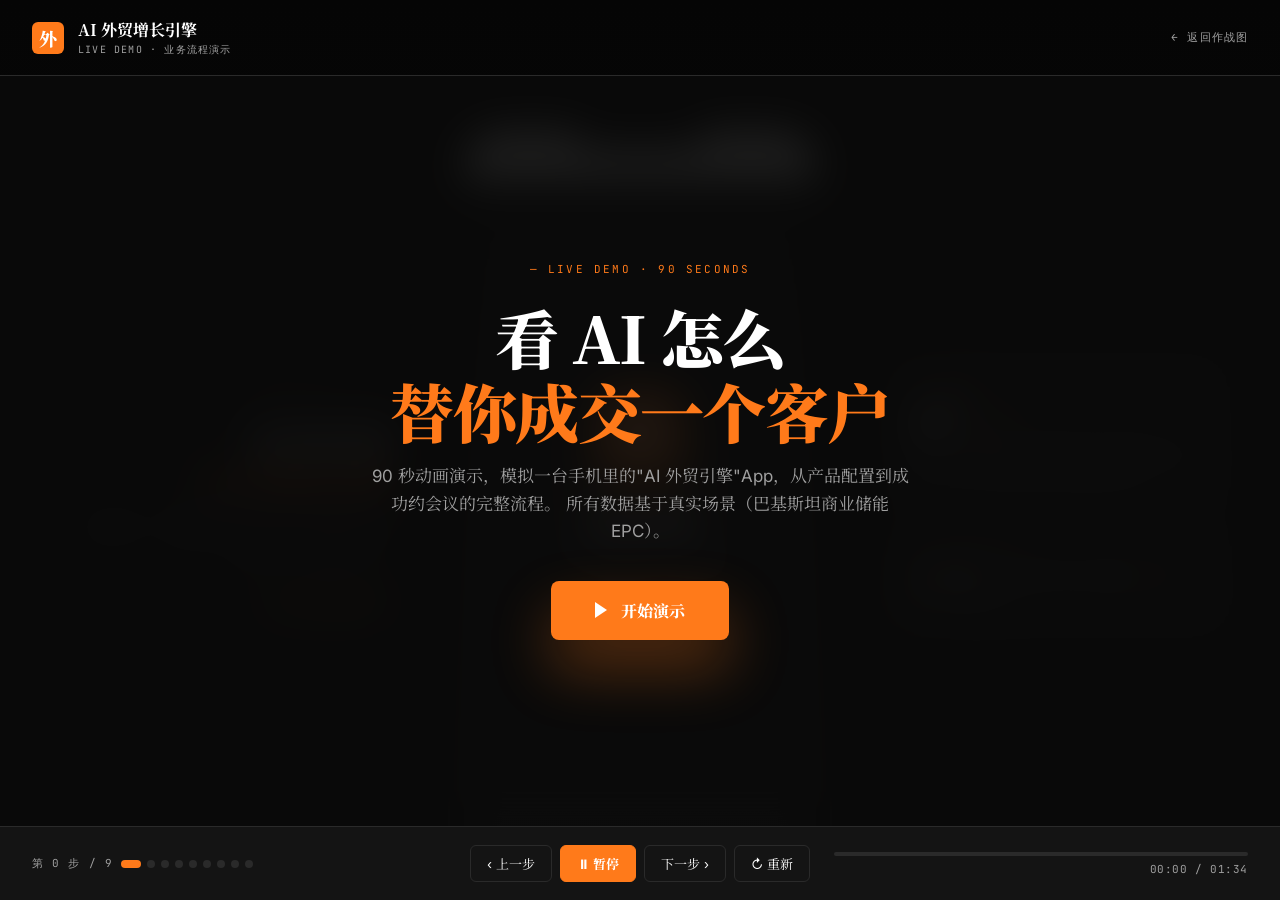
<file: demo.html>
<!DOCTYPE html>
<html lang="zh-CN">
<head>
<meta charset="UTF-8" />
<meta name="viewport" content="width=device-width, initial-scale=1.0" />
<title>AI 外贸增长引擎 · 业务流程演示</title>
<link rel="preconnect" href="https://fonts.googleapis.com" />
<link rel="preconnect" href="https://fonts.gstatic.com" crossorigin />
<link href="https://fonts.googleapis.com/css2?family=Inter:wght@300;400;500;600;700;800;900&family=JetBrains+Mono:wght@400;500;600&family=Noto+Serif+SC:wght@400;600;900&display=swap" rel="stylesheet" />
<link rel="stylesheet" href="style/demo.css" />
</head>
<body>

<!-- ============ HEADER ============ -->
<header class="demo-header">
  <div class="brand">
    <div class="brand-logo">外</div>
    <div class="brand-text">
      AI 外贸增长引擎
      <small>Live Demo · 业务流程演示</small>
    </div>
  </div>
  <a class="back-link" href="index.html">← 返回作战图</a>
</header>

<!-- ============ MAIN STAGE ============ -->
<main class="stage">

  <!-- LEFT EXPLAINER -->
  <div class="explainer">
    <div class="explainer-step" id="exp-step">第 1 步 / 9</div>
    <h1 class="explainer-title" id="exp-title">首次配置<br><em>产品大脑就绪</em></h1>
    <p class="explainer-text" id="exp-text">业务员第一次使用时，把产品资料、客户案例、差异化、公司资料一次性告诉系统。这是 AI 写每一封信的"事实源"。</p>
    <div class="explainer-tag" id="exp-tag">⏱ 一次性 · 10-15 分钟</div>
  </div>

  <!-- CENTER: PHONE -->
  <div class="phone">
    <div class="phone-screen">

      <!-- Status bar (light/dark switches per screen) -->
      <div class="status-bar" id="status-bar">
        <div class="status-time">9:41</div>
        <div class="status-icons">
          <span>•••</span>
          <svg viewBox="0 0 16 11"><path d="M14 0a2 2 0 012 2v7a2 2 0 01-2 2H2a2 2 0 01-2-2V2a2 2 0 012-2h12zM2 2v7h12V2H2z"/></svg>
        </div>
      </div>

      <!-- App content area -->
      <div class="app">

        <!-- ============ SCREEN 0 · SPLASH ============ -->
        <div class="screen screen-splash active" data-screen="0">
          <div class="splash-logo">外</div>
          <div class="splash-name">外贸引擎</div>
          <div class="splash-tagline">AI · GROWTH · ENGINE</div>
          <div class="splash-loading">
            <div class="splash-loading-bar"></div>
          </div>
        </div>

        <!-- ============ SCREEN 1 · SETUP ============ -->
        <div class="screen" data-screen="1">
          <div class="app-header">
            <div class="app-header-back">‹</div>
            <div class="app-header-title">首次配置</div>
            <div class="app-header-action">跳过</div>
          </div>
          <div class="app-body">
            <div class="setup-list" id="setup-list">
              <div class="setup-item" data-setup="0">
                <div class="setup-item-icon">📦</div>
                <div class="setup-item-text">
                  <h4>产品资料</h4>
                  <p>规格 / 价格 / MOQ / 交期 / 认证</p>
                </div>
                <div class="setup-item-status"></div>
              </div>
              <div class="setup-item" data-setup="1">
                <div class="setup-item-icon">🏆</div>
                <div class="setup-item-text">
                  <h4>客户案例</h4>
                  <p>已成交的代表性客户、规模、效果</p>
                </div>
                <div class="setup-item-status"></div>
              </div>
              <div class="setup-item" data-setup="2">
                <div class="setup-item-icon">⚡</div>
                <div class="setup-item-text">
                  <h4>差异化卖点</h4>
                  <p>和竞品比的优势：交期 / 售后 / 价格</p>
                </div>
                <div class="setup-item-status"></div>
              </div>
              <div class="setup-item" data-setup="3">
                <div class="setup-item-icon">🏢</div>
                <div class="setup-item-text">
                  <h4>公司基本盘</h4>
                  <p>官网 / 简介 / 规模 / 团队</p>
                </div>
                <div class="setup-item-status"></div>
              </div>
            </div>
            <div class="setup-summary" id="setup-summary">
              <p>✓ 产品大脑就绪</p>
              <small>之后所有 campaign 都共享这份知识</small>
            </div>
          </div>
        </div>

        <!-- ============ SCREEN 2 · NEW CAMPAIGN (ICP) ============ -->
        <div class="screen" data-screen="2">
          <div class="app-header">
            <div class="app-header-back">‹</div>
            <div class="app-header-title">新 Campaign</div>
            <div class="app-header-action"></div>
          </div>
          <div class="app-body">
            <div class="campaign-form">
              <div class="field-label">— 这次要打谁？</div>
              <div class="field-input">
                <span class="field-typing" id="icp-typed"></span><span class="field-cursor" id="icp-cursor"></span>
              </div>

              <div class="field-label" style="margin-top:24px;">— 推荐切入卖点</div>
              <div class="field-chip-row" id="chip-row">
                <span class="field-chip" data-chip="0">交期短 30 天</span>
                <span class="field-chip" data-chip="1">本地售后</span>
                <span class="field-chip" data-chip="2">5 年质保</span>
                <span class="field-chip" data-chip="3">LFP 安全方案</span>
                <span class="field-chip" data-chip="4">中国直发</span>
              </div>

              <button class="cta-button" id="campaign-cta">开始 →</button>
            </div>
          </div>
        </div>

        <!-- ============ SCREEN 3 · HUNTER SCANNING ============ -->
        <div class="screen" data-screen="3">
          <div class="app-header">
            <div class="app-header-back">‹</div>
            <div class="app-header-title">AI Hunter 工作中</div>
            <div class="app-header-action"></div>
          </div>
          <div class="app-body">
            <div class="scanning">
              <div class="radar-mini">
                <div class="radar-mini-sweep"></div>
                <div class="radar-mini-center"></div>
              </div>
              <div class="scan-counter" id="scan-counter">0</div>
              <div class="scan-label">家匹配公司 / 已扫描中</div>

              <div class="scan-sources">
                <div class="scan-source" data-source="0">
                  <div class="scan-source-dot"></div>
                  <span>Apollo · 全球决策人数据库</span>
                  <span class="scan-source-status">扫描中</span>
                </div>
                <div class="scan-source" data-source="1">
                  <div class="scan-source-dot"></div>
                  <span>LinkedIn · 公司 + 招聘动态</span>
                  <span class="scan-source-status">扫描中</span>
                </div>
                <div class="scan-source" data-source="2">
                  <div class="scan-source-dot"></div>
                  <span>Crunchbase · 融资 + 增长信号</span>
                  <span class="scan-source-status">扫描中</span>
                </div>
                <div class="scan-source" data-source="3">
                  <div class="scan-source-dot"></div>
                  <span>展会 · 行业新闻 + 政策</span>
                  <span class="scan-source-status">扫描中</span>
                </div>
              </div>
            </div>
          </div>
        </div>

        <!-- ============ SCREEN 4 · COMPANIES LIST ============ -->
        <div class="screen" data-screen="4">
          <div class="app-header">
            <div class="app-header-back">‹</div>
            <div class="app-header-title">高匹配客户</div>
            <div class="app-header-action">筛选</div>
          </div>
          <div class="app-body">
            <div class="list-summary">
              <div class="list-summary-num">47</div>
              <div class="list-summary-text">
                <strong>47 家公司</strong>匹配 ICP<br>
                按意向分排序，<strong>9 家有强买入信号</strong>
              </div>
            </div>

            <div id="companies-list">
              <div class="company-card" data-cidx="0">
                <div class="company-flag">🇵🇰</div>
                <div>
                  <div class="company-info-name">Solar Edge Pakistan</div>
                  <div class="company-info-meta">Karachi · ESS Installer · 80 人</div>
                  <div class="company-info-signal">上月中标 12MWh 项目</div>
                </div>
                <div class="company-score">
                  <div class="company-score-num">92</div>
                  <div class="company-score-label">SCORE</div>
                </div>
              </div>
              <div class="company-card" data-cidx="1">
                <div class="company-flag">🇵🇰</div>
                <div>
                  <div class="company-info-name">Karachi ESS Co.</div>
                  <div class="company-info-meta">Karachi · Distributor · 40 人</div>
                  <div class="company-info-signal">官网招中国供应商</div>
                </div>
                <div class="company-score">
                  <div class="company-score-num">88</div>
                  <div class="company-score-label">SCORE</div>
                </div>
              </div>
              <div class="company-card" data-cidx="2">
                <div class="company-flag">🇵🇰</div>
                <div>
                  <div class="company-info-name">Lahore Solar EPC</div>
                  <div class="company-info-meta">Lahore · EPC · 120 人</div>
                  <div class="company-info-signal">B 轮融资 $5M</div>
                </div>
                <div class="company-score">
                  <div class="company-score-num">85</div>
                  <div class="company-score-label">SCORE</div>
                </div>
              </div>
              <div class="company-card" data-cidx="3">
                <div class="company-flag">🇵🇰</div>
                <div>
                  <div class="company-info-name">Punjab Power Group</div>
                  <div class="company-info-meta">Lahore · Distributor · 60 人</div>
                  <div class="company-info-signal">扩展商业储能业务</div>
                </div>
                <div class="company-score">
                  <div class="company-score-num">81</div>
                  <div class="company-score-label">SCORE</div>
                </div>
              </div>
              <div class="company-card" data-cidx="4">
                <div class="company-flag">🇵🇰</div>
                <div>
                  <div class="company-info-name">Islamabad Energy Solutions</div>
                  <div class="company-info-meta">Islamabad · EPC · 35 人</div>
                </div>
                <div class="company-score">
                  <div class="company-score-num">76</div>
                  <div class="company-score-label">SCORE</div>
                </div>
              </div>
            </div>
          </div>
        </div>

        <!-- ============ SCREEN 5 · COMPANY PROFILE ============ -->
        <div class="screen" data-screen="5">
          <div class="profile-hero">
            <div class="profile-score-badge">SCORE 92</div>
            <div class="profile-hero-flag">🇵🇰</div>
            <div class="profile-hero-name">Solar Edge Pakistan</div>
            <div class="profile-hero-tagline">Commercial ESS Installer · Karachi</div>
            <div class="profile-hero-row">
              <div class="profile-hero-stat">
                <div class="profile-hero-stat-num">80</div>
                <div class="profile-hero-stat-label">员工</div>
              </div>
              <div class="profile-hero-stat">
                <div class="profile-hero-stat-num">$15M</div>
                <div class="profile-hero-stat-label">营收</div>
              </div>
              <div class="profile-hero-stat">
                <div class="profile-hero-stat-num">2018</div>
                <div class="profile-hero-stat-label">成立</div>
              </div>
            </div>
          </div>
          <div class="app-body" style="padding: 0;">
            <div class="profile-section" data-psec="0">
              <h5>— 决策人</h5>
              <div class="profile-decisionmaker">
                <div class="profile-dm-avatar">AK</div>
                <div class="profile-dm-info">
                  <h6>Ali Khan · CEO</h6>
                  <p>2018 联创 · 技术背景 · LinkedIn 活跃</p>
                </div>
              </div>
            </div>
            <div class="profile-section" data-psec="1">
              <h5>— Buying Signals · 最近 30 天</h5>
              <div class="signal"><strong>2026-04-15</strong> · 中标 Karachi 12MWh 项目，公开招中国储能集成供应商</div>
              <div class="signal"><strong>2026-04-10</strong> · CEO LinkedIn 发文谈"中国供应商质量提升"</div>
              <div class="signal"><strong>2026-04-02</strong> · 招聘 Procurement Lead（采购扩张信号）</div>
            </div>
            <div class="profile-section" data-psec="2">
              <h5>— 痛点 + 我们的切入</h5>
              <p>
                当前供应商：BYD（交期 90 天）。<br>
                <strong>我方机会</strong>：交期短 30 天 + 巴基斯坦本地售后 + LFP 安全方案。
              </p>
            </div>
          </div>
        </div>

        <!-- ============ SCREEN 6 · EMAIL DRAFT ============ -->
        <div class="screen email-screen" data-screen="6">
          <div class="email-tabs">
            <div class="email-tab active">短版</div>
            <div class="email-tab">长版</div>
            <div class="email-tab">痛点切入</div>
          </div>
          <div class="email-meta">
            <div class="email-meta-row"><span>To:</span><span>ali@solaredge.pk</span></div>
            <div class="email-meta-row"><span>From:</span><span>wei@yourcompany.com</span></div>
          </div>
          <div class="email-subject-row" id="email-subject"></div>
          <div class="email-content" id="email-content"></div>
          <div class="email-actions">
            <button class="email-action-btn">弃用</button>
            <button class="email-action-btn">改写</button>
            <button class="email-action-btn primary" id="send-btn">✓ 发送</button>
          </div>
        </div>

        <!-- ============ SCREEN 7 · SEND CONFIRM ============ -->
        <div class="screen confirm-screen" data-screen="7">
          <div class="confirm-check">✓</div>
          <div class="confirm-title">已发送</div>
          <div class="confirm-sub">→ ali@solaredge.pk</div>
          <div class="confirm-detail">
            <div class="confirm-detail-icon">📨</div>
            <div>
              <div style="font-weight:700;">投递成功</div>
              <div style="font-size:11px;color:var(--muted);">SPF / DKIM / DMARC 验证通过</div>
            </div>
          </div>
          <div class="confirm-detail">
            <div class="confirm-detail-icon">🤖</div>
            <div>
              <div style="font-weight:700;">AI 已安排自动跟进</div>
              <div style="font-size:11px;color:var(--muted);">第 5 天 / 第 10 天 / 切 LinkedIn</div>
            </div>
          </div>
        </div>

        <!-- ============ SCREEN 8 · TRACKING ============ -->
        <div class="screen" data-screen="8">
          <div class="app-header">
            <div class="app-header-back">‹</div>
            <div class="app-header-title">跟进时间线</div>
            <div class="app-header-action"></div>
          </div>
          <div class="app-body">
            <div class="tracking-list">
              <div class="tracking-item" data-track="0">
                <div class="tracking-day">D0 · 2026-04-22</div>
                <div class="tracking-content">
                  <div class="tracking-title">📧 首封开发信发出</div>
                  <div class="tracking-desc">投递率 100% · 已被打开 2 次</div>
                </div>
              </div>
              <div class="tracking-item" data-track="1">
                <div class="tracking-day">D5 · 2026-04-27</div>
                <div class="tracking-content">
                  <div class="tracking-title">📧 AI 自动跟进（不同角度）</div>
                  <div class="tracking-desc">附 Karachi 项目参考方案 PDF</div>
                </div>
              </div>
              <div class="tracking-item" data-track="2">
                <div class="tracking-day">D10 · 2026-05-02</div>
                <div class="tracking-content">
                  <div class="tracking-title">💼 切到 LinkedIn 主动联系</div>
                  <div class="tracking-desc">发申请加好友 + 一句话私信</div>
                </div>
              </div>
              <div class="tracking-item reply" data-track="3">
                <div class="tracking-day">D12 · 2026-05-04</div>
                <div class="tracking-content">
                  <div class="tracking-title">🔔 客户回复了！</div>
                  <div class="tracking-desc">Ali Khan 询价 1MW 项目</div>
                </div>
              </div>
            </div>
          </div>
        </div>

        <!-- ============ SCREEN 9 · INBOX + AI REPLY ============ -->
        <div class="screen" data-screen="9">
          <div class="inbox-notification">
            <div class="inbox-notification-icon">🔔</div>
            <div class="inbox-notification-text">
              <h5>Ali Khan 回复了</h5>
              <p>05:42 PKT · 巴基斯坦时差</p>
            </div>
          </div>
          <div class="app-body" style="padding: 0;">
            <div class="reply-mail">
              <div class="reply-from">
                <div class="reply-avatar">AK</div>
                <div class="reply-from-info">
                  <div class="reply-from-name">Ali Khan</div>
                  <div class="reply-from-time">05:42 · 凌晨</div>
                </div>
              </div>
              <div class="reply-subject">Re: Solar Edge × 12MWh 中国 LFP 方案</div>
              <div class="reply-body">"Hi Wei, Interested in your LFP solution. Can you provide a detailed quote for 500 units? Also need to discuss certification requirements for Pakistan grid."</div>
            </div>

            <div class="ai-analysis">
              <div class="ai-analysis-label">— AI 意图分析 · 0.8 秒</div>
              <div class="ai-analysis-text">
                意图：<strong>询价 + 认证咨询</strong><br>
                涉及报价（500 单位）→ <strong>转人工接管</strong><br>
                认证问题 AI 可直答（Pakistan 电网 IEC 61727 标准）
              </div>
            </div>

            <div class="ai-draft">
              <div class="ai-draft-label">— AI 已起草回复（你审批后发送）</div>
              <div class="ai-draft-text" id="ai-draft-text"></div>
            </div>
          </div>
        </div>

        <!-- ============ SCREEN 10 · MEETING BOOKED ============ -->
        <div class="screen meeting-screen" data-screen="10">
          <div class="meeting-icon">📅</div>
          <div class="meeting-title">会议已约定</div>
          <div class="meeting-sub">从陌生到约见 · 仅用 12 天</div>
          <div class="meeting-card">
            <div class="meeting-card-row">
              <div class="meeting-card-icon">👤</div>
              <div class="meeting-card-text">
                <strong>Ali Khan</strong> · Solar Edge Pakistan
                <small>CEO · Karachi</small>
              </div>
            </div>
            <div class="meeting-card-row">
              <div class="meeting-card-icon">🕐</div>
              <div class="meeting-card-text">
                2026-05-08 · 周四
                <small>10:00 PKT / 13:00 CST</small>
              </div>
            </div>
            <div class="meeting-card-row">
              <div class="meeting-card-icon">💬</div>
              <div class="meeting-card-text">
                Zoom 会议 · 30 分钟
                <small>议程：500 单位报价 + 认证讨论</small>
              </div>
            </div>
          </div>
        </div>

      </div><!-- /app -->

      <div class="home-indicator"></div>
    </div><!-- /phone-screen -->
  </div><!-- /phone -->

  <!-- RIGHT SIDE INFO -->
  <div class="side-info">
    <div class="side-info-card" id="side-card-1">
      <div class="label">— 此刻 AI 在做</div>
      <div class="stat" id="side-stat">📦<small>4/4</small></div>
      <div class="desc" id="side-desc">把产品规格、案例、卖点、公司资料写入 brain/products/，作为之后 AI 写信的"事实源"。</div>
    </div>

    <div class="side-info-card" id="side-card-2">
      <div class="label">— 你 vs AI 分工</div>
      <div class="desc" id="side-split">
        <strong style="color:white;">你做：</strong>提供产品资料一次（10-15 分钟）<br><br>
        <strong style="color:var(--amber);">AI 做：</strong>把资料结构化、向量化、永久记忆 — 之后所有 campaign 自动调用
      </div>
    </div>
  </div>

  <!-- START OVERLAY -->
  <div class="start-overlay" id="start-overlay">
    <div class="start-eyebrow">— LIVE DEMO · 90 SECONDS</div>
    <div class="start-title">
      看 AI 怎么<br /><em>替你成交一个客户</em>
    </div>
    <div class="start-sub">
      90 秒动画演示，模拟一台手机里的"AI 外贸引擎"App，从产品配置到成功约会议的完整流程。
      所有数据基于真实场景（巴基斯坦商业储能 EPC）。
    </div>
    <button class="start-btn" id="start-btn">
      <span class="play-icon"></span>
      开始演示
    </button>
  </div>

</main>

<!-- ============ CONTROLS ============ -->
<footer class="demo-controls">
  <div class="step-indicator">
    <span id="step-num">1 / 9</span>
    <div class="step-dots" id="step-dots">
      <span class="step-dot active"></span>
      <span class="step-dot"></span>
      <span class="step-dot"></span>
      <span class="step-dot"></span>
      <span class="step-dot"></span>
      <span class="step-dot"></span>
      <span class="step-dot"></span>
      <span class="step-dot"></span>
      <span class="step-dot"></span>
    </div>
  </div>
  <div class="controls-buttons">
    <button class="ctrl-btn" id="prev-btn">‹ 上一步</button>
    <button class="ctrl-btn primary" id="play-pause-btn">⏸ 暂停</button>
    <button class="ctrl-btn" id="next-btn">下一步 ›</button>
    <button class="ctrl-btn" id="restart-btn">↻ 重新</button>
  </div>
  <div class="progress-wrap">
    <div class="progress-bar"><div class="progress-bar-fill" id="progress-fill"></div></div>
    <div class="progress-time" id="progress-time">00:00 / 01:30</div>
  </div>
</footer>

<script src="js/demo.js" defer></script>

</body>
</html>
</file>
<file: style/main.css>
/* ==========================================================================
   AI 外贸增长引擎 · 内部作战图
   Author: Internal Team
   Updated: 2026-04
   ========================================================================== */

/* --------------------------------------------------------------------------
   Design Tokens
   -------------------------------------------------------------------------- */
:root {
  --ink: #0c0c0c;
  --ink-2: #1a1a1a;
  --paper: #ffffff;
  --bg: #fafafa;
  --muted: #6b6b6b;
  --muted-2: #9a9a9a;
  --border: #e5e5e5;
  --border-strong: #cfcfcf;
  --amber: #ea580c;
  --amber-soft: #fff4ed;
  --teal: #0d9488;
  --teal-soft: #ecfdf5;
  --indigo: #1e1b4b;
  --rose: #be123c;
  --highlight: #fef3c7;
}

/* --------------------------------------------------------------------------
   Base & Reset
   -------------------------------------------------------------------------- */
* { box-sizing: border-box; margin: 0; padding: 0; }
html { scroll-behavior: smooth; }
body {
  font-family: 'Inter', 'Noto Serif SC', -apple-system, BlinkMacSystemFont, 'PingFang SC', 'Microsoft YaHei', sans-serif;
  background: var(--bg);
  color: var(--ink);
  line-height: 1.65;
  font-size: 15px;
  -webkit-font-smoothing: antialiased;
}
::selection { background: var(--ink); color: white; }

/* --------------------------------------------------------------------------
   Layout
   -------------------------------------------------------------------------- */
.wrap { max-width: 1180px; margin: 0 auto; padding: 0 32px; }
section { padding: 88px 0; border-bottom: 1px solid var(--border); scroll-margin-top: 24px; }
section:last-of-type { border-bottom: 0; }

/* --------------------------------------------------------------------------
   Hero · Minimal
   -------------------------------------------------------------------------- */
.hero {
  background: var(--ink);
  color: white;
  padding: 96px 0 80px;
  border-bottom: 0;
  position: relative;
  overflow: hidden;
}
.hero::before {
  content: "";
  position: absolute;
  top: -200px; right: -200px;
  width: 600px; height: 600px;
  background: radial-gradient(circle, rgba(234,88,12,0.15) 0%, transparent 60%);
  pointer-events: none;
}
.hero-minimal {
  min-height: 92vh;
  display: flex;
  align-items: center;
  padding: 0;
}
.hero h1 {
  font-family: 'Noto Serif SC', serif;
  font-size: 76px;
  line-height: 1.25;
  font-weight: 900;
  letter-spacing: -0.025em;
  margin-bottom: 0;
  max-width: 100%;
  white-space: nowrap;
}
.hero h1 br { display: block; content: ""; margin-top: 14px; }
.hero h1 em {
  font-style: normal;
  color: #ff7a1a;
  background: transparent;
  padding: 0;
  border-radius: 0;
  font-family: 'Noto Serif SC', serif;
  font-weight: 900;
  text-shadow:
    0 0 60px rgba(255, 122, 26, 0.55),
    0 0 30px rgba(255, 122, 26, 0.35),
    0 2px 0 rgba(0, 0, 0, 0.2);
  letter-spacing: -0.01em;
  -webkit-text-stroke: 0.5px rgba(255, 122, 26, 0.3);
}

/* --------------------------------------------------------------------------
   Stats Band (信息条 · 在 hero 之下)
   -------------------------------------------------------------------------- */
.stats-band {
  background: var(--ink-2);
  color: white;
  padding: 64px 0;
  border-bottom: 0;
}
.stats-meta {
  display: flex;
  gap: 24px;
  color: rgba(255,255,255,0.5);
  font-family: 'JetBrains Mono', monospace;
  font-size: 11px;
  letter-spacing: 0.1em;
  text-transform: uppercase;
  margin-bottom: 40px;
  flex-wrap: wrap;
}
.stats-meta span { display: inline-flex; align-items: center; gap: 8px; }
.stats-meta span::before {
  content: "";
  width: 6px; height: 6px;
  background: var(--amber);
  border-radius: 50%;
}
.stats-tags {
  display: flex;
  flex-wrap: wrap;
  gap: 12px;
  margin-top: 40px;
  padding-top: 28px;
  border-top: 1px solid rgba(255,255,255,0.1);
}
.hero-tag {
  border: 1px solid rgba(255,255,255,0.2);
  padding: 6px 14px;
  border-radius: 100px;
  font-size: 12px;
  color: rgba(255,255,255,0.8);
  font-family: 'JetBrains Mono', monospace;
}
.hero-stats {
  display: grid;
  grid-template-columns: repeat(4, 1fr);
  gap: 0;
  border-top: 1px solid rgba(255,255,255,0.15);
  padding-top: 40px;
}
.hero-stat { padding-right: 24px; border-right: 1px solid rgba(255,255,255,0.1); }
.hero-stat:last-child { border-right: 0; }
.hero-stat-num {
  font-size: 44px;
  font-weight: 800;
  letter-spacing: -0.02em;
  color: white;
  line-height: 1;
  margin-bottom: 8px;
}
.hero-stat-num small {
  font-size: 18px;
  color: var(--amber);
  font-weight: 600;
  margin-left: 4px;
}
.hero-stat-label {
  font-size: 13px;
  color: rgba(255,255,255,0.55);
  line-height: 1.4;
}

/* --------------------------------------------------------------------------
   Table of Contents
   -------------------------------------------------------------------------- */
.toc {
  background: var(--ink-2);
  color: white;
  padding: 56px 0;
  border-bottom: 0;
}
.toc-title {
  font-family: 'JetBrains Mono', monospace;
  font-size: 11px;
  color: var(--amber);
  letter-spacing: 0.15em;
  text-transform: uppercase;
  margin-bottom: 20px;
}
.toc-grid {
  display: grid;
  grid-template-columns: repeat(3, 1fr);
  gap: 0;
}
.toc-item {
  padding: 16px 20px 16px 0;
  border-top: 1px solid rgba(255,255,255,0.1);
  color: rgba(255,255,255,0.85);
  text-decoration: none;
  display: flex;
  gap: 14px;
  align-items: baseline;
  font-size: 14px;
  cursor: pointer;
  transition: color 0.2s;
}
.toc-item:hover { color: var(--amber); }
.toc-item.active { color: var(--amber); }
.toc-item.active .toc-item-num { color: var(--amber); }
.toc-item-num {
  font-family: 'JetBrains Mono', monospace;
  font-size: 11px;
  color: var(--muted-2);
  min-width: 20px;
}

/* --------------------------------------------------------------------------
   Section Heading
   -------------------------------------------------------------------------- */
.section-head { margin-bottom: 56px; }
.section-tag {
  font-family: 'JetBrains Mono', monospace;
  font-size: 11px;
  color: var(--amber);
  letter-spacing: 0.15em;
  text-transform: uppercase;
  margin-bottom: 16px;
  display: flex;
  align-items: center;
  gap: 12px;
}
.section-tag::before {
  content: "";
  width: 28px; height: 1px;
  background: var(--amber);
}
.section-head h2 {
  font-family: 'Noto Serif SC', serif;
  font-size: 56px;
  line-height: 1.05;
  font-weight: 900;
  letter-spacing: -0.025em;
  color: var(--ink);
  max-width: 880px;
  margin-bottom: 20px;
}
.section-head .lead {
  font-size: 19px;
  line-height: 1.6;
  color: var(--muted);
  max-width: 760px;
  font-weight: 300;
}

/* --------------------------------------------------------------------------
   Generic Typography
   -------------------------------------------------------------------------- */
h3 {
  font-size: 28px;
  line-height: 1.25;
  font-weight: 700;
  margin: 56px 0 20px;
  letter-spacing: -0.015em;
}
h4 {
  font-size: 18px;
  font-weight: 700;
  margin: 32px 0 12px;
}
p { margin-bottom: 16px; }
p.body { font-size: 16px; line-height: 1.75; color: var(--ink-2); }
strong { font-weight: 600; color: var(--ink); }
em { font-style: normal; background: var(--highlight); padding: 1px 5px; border-radius: 3px; }
code {
  font-family: 'JetBrains Mono', monospace;
  font-size: 0.88em;
  background: #f0f0f0;
  padding: 2px 6px;
  border-radius: 4px;
  color: var(--ink);
}
ul, ol { margin: 12px 0 20px 0; padding-left: 22px; }
li { margin-bottom: 8px; line-height: 1.7; }

/* --------------------------------------------------------------------------
   Cards & Grids
   -------------------------------------------------------------------------- */
.card {
  background: var(--paper);
  border: 1px solid var(--border);
  padding: 28px;
  border-radius: 4px;
}
.card-num {
  font-family: 'JetBrains Mono', monospace;
  font-size: 12px;
  color: var(--amber);
  margin-bottom: 8px;
  letter-spacing: 0.1em;
}
.card h4 { margin-top: 0; }

.grid-2 { display: grid; grid-template-columns: 1fr 1fr; gap: 24px; }
.grid-3 { display: grid; grid-template-columns: repeat(3, 1fr); gap: 24px; }
.grid-4 { display: grid; grid-template-columns: repeat(4, 1fr); gap: 16px; }

/* --------------------------------------------------------------------------
   Pain Points (Quote-style rows)
   -------------------------------------------------------------------------- */
.pain-list { border-top: 1px solid var(--border); }
.pain-row {
  display: grid;
  grid-template-columns: 80px 1fr 1fr;
  gap: 32px;
  padding: 28px 0;
  border-bottom: 1px solid var(--border);
  align-items: start;
}
.pain-num {
  font-family: 'JetBrains Mono', monospace;
  font-size: 13px;
  color: var(--rose);
  font-weight: 600;
  letter-spacing: 0.05em;
}
.pain-title {
  font-size: 19px;
  font-weight: 700;
  color: var(--ink);
  margin-bottom: 6px;
}
.pain-detail {
  color: var(--muted);
  font-size: 14px;
  line-height: 1.6;
}
.pain-quote {
  background: var(--bg);
  padding: 16px 18px;
  border-left: 3px solid var(--rose);
  font-size: 14px;
  color: var(--ink-2);
  line-height: 1.6;
}
.pain-quote::before { content: "现状："; font-weight: 600; color: var(--rose); }

/* --------------------------------------------------------------------------
   Manual Workflow (Flow rows)
   -------------------------------------------------------------------------- */
.flow {
  background: var(--paper);
  border: 1px solid var(--border);
  padding: 0;
  margin-top: 32px;
  border-radius: 4px;
  overflow: hidden;
}
.flow-step {
  display: grid;
  grid-template-columns: 60px 1fr 200px 140px;
  gap: 24px;
  padding: 22px 28px;
  border-bottom: 1px solid var(--border);
  align-items: center;
}
.flow-step:last-child { border-bottom: 0; }
.flow-step-num {
  font-family: 'JetBrains Mono', monospace;
  font-size: 22px;
  font-weight: 700;
  color: var(--amber);
}
.flow-step-title { font-weight: 600; font-size: 15px; }
.flow-step-detail { color: var(--muted); font-size: 13px; line-height: 1.55; margin-top: 2px; }
.flow-step-tools {
  font-size: 12px;
  color: var(--muted);
  font-family: 'JetBrains Mono', monospace;
}
.flow-step-time {
  text-align: right;
  font-size: 12px;
  color: var(--rose);
  font-family: 'JetBrains Mono', monospace;
  font-weight: 600;
}

/* --------------------------------------------------------------------------
   Comparison Table
   -------------------------------------------------------------------------- */
.vs-table {
  width: 100%;
  border-collapse: collapse;
  margin: 32px 0;
  background: var(--paper);
  border: 1px solid var(--border);
}
.vs-table th, .vs-table td {
  padding: 18px 24px;
  text-align: left;
  border-bottom: 1px solid var(--border);
  font-size: 14px;
  line-height: 1.5;
  vertical-align: top;
}
.vs-table thead th {
  font-size: 13px;
  font-weight: 700;
  text-transform: uppercase;
  letter-spacing: 0.05em;
  color: var(--muted);
  background: var(--bg);
  border-bottom: 2px solid var(--ink);
}
.vs-table thead th:nth-child(2) { color: var(--rose); }
.vs-table thead th:nth-child(3) { color: var(--teal); }
.vs-table tbody tr:last-child td { border-bottom: 0; }
.vs-table .col-key { font-weight: 600; color: var(--ink); width: 18%; }
.vs-table .col-them { color: var(--muted); width: 41%; }
.vs-table .col-us { color: var(--ink-2); width: 41%; font-weight: 500; }

/* --------------------------------------------------------------------------
   Architecture Diagram
   -------------------------------------------------------------------------- */
.arch {
  background: var(--ink);
  color: white;
  padding: 48px;
  border-radius: 6px;
  margin: 32px 0;
}
.arch svg { width: 100%; height: auto; max-width: 100%; }

/* --------------------------------------------------------------------------
   Agent Cards
   -------------------------------------------------------------------------- */
.agent-grid {
  display: grid;
  grid-template-columns: repeat(2, 1fr);
  gap: 1px;
  background: var(--border);
  margin-top: 32px;
  border: 1px solid var(--border);
}
.agent-card {
  background: var(--paper);
  padding: 32px;
}
.agent-card .role {
  font-family: 'JetBrains Mono', monospace;
  font-size: 11px;
  color: var(--amber);
  letter-spacing: 0.15em;
  text-transform: uppercase;
  margin-bottom: 12px;
}
.agent-card .name {
  font-size: 26px;
  font-weight: 800;
  letter-spacing: -0.015em;
  margin-bottom: 4px;
}
.agent-card .ch {
  font-family: 'Noto Serif SC', serif;
  font-size: 16px;
  color: var(--muted);
  margin-bottom: 18px;
}
.agent-card p { font-size: 14px; line-height: 1.65; color: var(--ink-2); }
.agent-card .duties {
  list-style: none;
  padding: 0;
  margin: 16px 0 0;
}
.agent-card .duties li {
  font-size: 13px;
  color: var(--muted);
  padding-left: 16px;
  position: relative;
  margin-bottom: 6px;
  line-height: 1.55;
}
.agent-card .duties li::before {
  content: "→";
  position: absolute;
  left: 0;
  color: var(--amber);
  font-weight: 700;
}
.agent-card .stack {
  margin-top: 18px;
  padding-top: 16px;
  border-top: 1px dashed var(--border);
  font-size: 11px;
  color: var(--muted-2);
  font-family: 'JetBrains Mono', monospace;
}

/* --------------------------------------------------------------------------
   Mapping Table
   -------------------------------------------------------------------------- */
.map-table {
  width: 100%;
  border-collapse: collapse;
  margin: 32px 0;
  background: var(--paper);
  border: 1px solid var(--border);
}
.map-table th, .map-table td {
  padding: 16px 20px;
  border-bottom: 1px solid var(--border);
  font-size: 13.5px;
  vertical-align: top;
  line-height: 1.55;
  text-align: left;
}
.map-table thead th {
  background: var(--bg);
  font-size: 12px;
  text-transform: uppercase;
  letter-spacing: 0.06em;
  font-weight: 700;
  color: var(--muted);
}
.map-table .arrow { color: var(--amber); font-weight: 700; }
.map-table .manual { color: var(--rose); }
.map-table .auto { color: var(--teal); font-weight: 500; }
.map-table .agent-tag {
  font-family: 'JetBrains Mono', monospace;
  font-size: 11px;
  background: var(--ink);
  color: white;
  padding: 2px 8px;
  border-radius: 3px;
  margin-right: 4px;
  display: inline-block;
}

/* --------------------------------------------------------------------------
   Killer Features
   -------------------------------------------------------------------------- */
.killer {
  display: grid;
  grid-template-columns: 90px 1fr;
  gap: 32px;
  padding: 36px 0;
  border-bottom: 1px solid var(--border);
}
.killer:last-child { border-bottom: 0; }
.killer-num {
  font-family: 'Noto Serif SC', serif;
  font-size: 72px;
  font-weight: 900;
  color: var(--amber);
  line-height: 1;
  letter-spacing: -0.04em;
}
.killer-title { font-size: 26px; font-weight: 800; letter-spacing: -0.015em; margin-bottom: 8px; }
.killer-tag {
  display: inline-block;
  font-family: 'JetBrains Mono', monospace;
  font-size: 11px;
  background: var(--amber-soft);
  color: var(--amber);
  padding: 3px 8px;
  border-radius: 3px;
  margin-bottom: 12px;
  letter-spacing: 0.05em;
}
.killer-body { font-size: 15px; line-height: 1.7; color: var(--ink-2); }
.killer-vs {
  margin-top: 16px;
  padding: 14px 16px;
  background: var(--bg);
  border-left: 3px solid var(--amber);
  font-size: 13.5px;
  color: var(--ink-2);
  line-height: 1.6;
}
.killer-vs strong { color: var(--amber); }

/* --------------------------------------------------------------------------
   Timeline
   -------------------------------------------------------------------------- */
.timeline {
  margin: 32px 0;
  border-left: 2px solid var(--ink);
  padding-left: 0;
  position: relative;
}
.tl-item {
  padding: 0 0 40px 32px;
  position: relative;
}
.tl-item::before {
  content: "";
  position: absolute;
  left: -7px;
  top: 6px;
  width: 12px; height: 12px;
  background: var(--amber);
  border: 2px solid var(--ink);
  border-radius: 50%;
}
.tl-week {
  font-family: 'JetBrains Mono', monospace;
  font-size: 12px;
  color: var(--amber);
  font-weight: 600;
  letter-spacing: 0.05em;
  margin-bottom: 6px;
}
.tl-title { font-size: 19px; font-weight: 700; margin-bottom: 8px; }
.tl-detail { font-size: 14px; color: var(--muted); line-height: 1.65; }
.tl-detail ul { margin-top: 8px; }
.tl-detail ul li { font-size: 13.5px; }

/* --------------------------------------------------------------------------
   Tech Stack Grid
   -------------------------------------------------------------------------- */
.stack-grid {
  display: grid;
  grid-template-columns: repeat(3, 1fr);
  gap: 1px;
  background: var(--border);
  border: 1px solid var(--border);
  margin: 24px 0;
}
.stack-cell {
  background: var(--paper);
  padding: 20px;
}
.stack-cell .layer {
  font-family: 'JetBrains Mono', monospace;
  font-size: 11px;
  color: var(--amber);
  letter-spacing: 0.1em;
  margin-bottom: 6px;
}
.stack-cell .pick {
  font-size: 16px;
  font-weight: 700;
  margin-bottom: 4px;
}
.stack-cell .why {
  font-size: 12.5px;
  color: var(--muted);
  line-height: 1.55;
}

/* --------------------------------------------------------------------------
   Pricing Cards
   -------------------------------------------------------------------------- */
.pricing-grid {
  display: grid;
  grid-template-columns: repeat(4, 1fr);
  gap: 16px;
  margin: 24px 0;
}
.price-card {
  border: 1px solid var(--border);
  background: var(--paper);
  padding: 24px;
  border-radius: 4px;
}
.price-card.featured { border-color: var(--ink); border-width: 2px; position: relative; }
.price-card.featured::after {
  content: "推荐";
  position: absolute;
  top: -10px; left: 16px;
  background: var(--ink);
  color: white;
  font-size: 11px;
  padding: 3px 10px;
  border-radius: 3px;
  font-weight: 600;
}
.price-card .name { font-size: 14px; color: var(--muted); margin-bottom: 6px; }
.price-card .price { font-size: 22px; font-weight: 800; margin-bottom: 12px; }
.price-card .desc { font-size: 12.5px; color: var(--muted); line-height: 1.55; }

/* --------------------------------------------------------------------------
   Roadmap Columns
   -------------------------------------------------------------------------- */
.roadmap {
  display: grid;
  grid-template-columns: repeat(4, 1fr);
  gap: 0;
  border: 1px solid var(--border);
  margin: 32px 0;
}
.rm-col {
  padding: 28px;
  border-right: 1px solid var(--border);
  background: var(--paper);
}
.rm-col:last-child { border-right: 0; }
.rm-col.now { background: var(--amber-soft); }
.rm-quarter {
  font-family: 'JetBrains Mono', monospace;
  font-size: 11px;
  color: var(--amber);
  letter-spacing: 0.15em;
  margin-bottom: 8px;
}
.rm-title { font-size: 19px; font-weight: 800; margin-bottom: 14px; line-height: 1.25; }
.rm-list { list-style: none; padding: 0; }
.rm-list li {
  font-size: 13px;
  color: var(--ink-2);
  padding: 6px 0;
  border-bottom: 1px dashed var(--border);
  line-height: 1.5;
}
.rm-list li:last-child { border-bottom: 0; }

/* --------------------------------------------------------------------------
   Roles
   -------------------------------------------------------------------------- */
.roles { margin: 32px 0; }
.role-row {
  display: grid;
  grid-template-columns: 200px 1fr 240px;
  gap: 32px;
  padding: 24px 0;
  border-bottom: 1px solid var(--border);
  align-items: start;
}
.role-name { font-size: 17px; font-weight: 700; }
.role-name small { display: block; font-size: 12px; color: var(--muted); margin-top: 4px; font-weight: 400; font-family: 'JetBrains Mono', monospace; }
.role-resp { font-size: 14px; color: var(--ink-2); line-height: 1.65; }
.role-deliver {
  font-size: 12px;
  color: var(--muted);
  font-family: 'JetBrains Mono', monospace;
  background: var(--bg);
  padding: 12px 14px;
  border-radius: 3px;
  line-height: 1.55;
}

/* --------------------------------------------------------------------------
   FAQ
   -------------------------------------------------------------------------- */
.faq-item { padding: 24px 0; border-bottom: 1px solid var(--border); }
.faq-q {
  font-size: 17px;
  font-weight: 700;
  color: var(--ink);
  margin-bottom: 10px;
  display: flex;
  gap: 12px;
  align-items: baseline;
}
.faq-q::before {
  content: "Q";
  color: var(--amber);
  font-family: 'JetBrains Mono', monospace;
  font-size: 14px;
}
.faq-a {
  font-size: 14.5px;
  color: var(--muted);
  line-height: 1.7;
  padding-left: 24px;
}

/* --------------------------------------------------------------------------
   Pull Quote
   -------------------------------------------------------------------------- */
.pull-quote {
  border-top: 1px solid var(--ink);
  border-bottom: 1px solid var(--ink);
  padding: 40px 0;
  margin: 56px 0;
}
.pull-quote-text {
  font-family: 'Noto Serif SC', serif;
  font-size: 32px;
  line-height: 1.4;
  font-weight: 600;
  letter-spacing: -0.015em;
  color: var(--ink);
}
.pull-quote-text em { background: none; color: var(--amber); padding: 0; font-weight: 800; }
.pull-quote-attr {
  margin-top: 16px;
  font-family: 'JetBrains Mono', monospace;
  font-size: 12px;
  color: var(--muted);
  letter-spacing: 0.05em;
}

/* --------------------------------------------------------------------------
   Callout Box
   -------------------------------------------------------------------------- */
.callout {
  background: var(--ink);
  color: white;
  padding: 32px 36px;
  border-radius: 4px;
  margin: 32px 0;
}
.callout-tag {
  font-family: 'JetBrains Mono', monospace;
  font-size: 11px;
  color: var(--amber);
  letter-spacing: 0.15em;
  margin-bottom: 10px;
  display: block;
}
.callout h4 { color: white; font-size: 22px; margin: 0 0 12px; }
.callout p { color: rgba(255,255,255,0.78); font-size: 14.5px; margin: 0; line-height: 1.7; }

/* --------------------------------------------------------------------------
   Footer
   -------------------------------------------------------------------------- */
footer {
  background: var(--ink);
  color: rgba(255,255,255,0.6);
  padding: 56px 0;
  text-align: center;
  font-size: 13px;
}
footer .meta { font-family: 'JetBrains Mono', monospace; font-size: 11px; letter-spacing: 0.1em; }

/* --------------------------------------------------------------------------
   Scroll Progress (added by JS)
   -------------------------------------------------------------------------- */
.scroll-progress {
  position: fixed;
  top: 0;
  left: 0;
  height: 3px;
  background: var(--amber);
  width: 0%;
  z-index: 1000;
  transition: width 0.1s linear;
}

/* --------------------------------------------------------------------------
   Print
   -------------------------------------------------------------------------- */
@media print {
  .hero { padding: 48px 0; }
  section { padding: 32px 0; page-break-inside: avoid; }
  .toc { display: none; }
  .scroll-progress { display: none; }
}

/* --------------------------------------------------------------------------
   Responsive (≤ 900px)
   -------------------------------------------------------------------------- */
@media (max-width: 900px) {
  .hero h1 { font-size: 56px; }
  .section-head h2 { font-size: 36px; }
  .grid-2, .grid-3, .grid-4 { grid-template-columns: 1fr; }
  .hero-stats { grid-template-columns: repeat(2, 1fr); }
  .toc-grid { grid-template-columns: 1fr; }
  .agent-grid { grid-template-columns: 1fr; }
  .roadmap { grid-template-columns: 1fr; }
  .pricing-grid { grid-template-columns: 1fr 1fr; }
  .pain-row, .role-row, .flow-step { grid-template-columns: 1fr; }
  .stack-grid { grid-template-columns: 1fr; }
}
</file>
<file: style/demo.css>
/* ==========================================================================
   AI 外贸增长引擎 · 手机 App 流程演示
   ========================================================================== */

:root {
  --ink: #0a0a0a;
  --ink-2: #141414;
  --ink-3: #1f1f1f;
  --ink-4: #2a2a2a;
  --paper: #ffffff;
  --paper-2: #f7f7f5;
  --muted: #6b6b6b;
  --muted-2: #a0a0a0;
  --border: #2a2a2a;
  --amber: #ff7a1a;
  --amber-2: #ea580c;
  --amber-soft: rgba(255, 122, 26, 0.12);
  --teal: #14b8a6;
  --rose: #f43f5e;
  --green: #22c55e;
}

* { box-sizing: border-box; margin: 0; padding: 0; }

html, body {
  height: 100%;
  background: linear-gradient(180deg, #050505 0%, #0a0a0a 100%);
  color: white;
  font-family: 'Inter', 'Noto Serif SC', -apple-system, BlinkMacSystemFont, 'PingFang SC', 'Microsoft YaHei', sans-serif;
  font-size: 14px;
  -webkit-font-smoothing: antialiased;
  overflow: hidden;
}

body {
  display: flex;
  flex-direction: column;
}

/* --------------------------------------------------------------------------
   Top Header
   -------------------------------------------------------------------------- */
.demo-header {
  display: flex;
  align-items: center;
  justify-content: space-between;
  padding: 18px 32px;
  border-bottom: 1px solid var(--border);
  z-index: 10;
}
.brand {
  display: flex;
  align-items: center;
  gap: 14px;
}
.brand-logo {
  width: 32px;
  height: 32px;
  background: var(--amber);
  border-radius: 6px;
  display: flex;
  align-items: center;
  justify-content: center;
  font-weight: 800;
  font-family: 'Noto Serif SC', serif;
  color: white;
  font-size: 18px;
}
.brand-text {
  font-family: 'Noto Serif SC', serif;
  font-weight: 700;
  font-size: 16px;
}
.brand-text small {
  display: block;
  font-family: 'JetBrains Mono', monospace;
  font-size: 10px;
  color: var(--muted-2);
  letter-spacing: 0.12em;
  margin-top: 2px;
  font-weight: 400;
  text-transform: uppercase;
}
.back-link {
  font-family: 'JetBrains Mono', monospace;
  font-size: 11px;
  color: var(--muted-2);
  text-decoration: none;
  letter-spacing: 0.1em;
  text-transform: uppercase;
  transition: color 0.2s;
}
.back-link:hover { color: var(--amber); }

/* --------------------------------------------------------------------------
   Main Stage (3 columns: explainer | phone | side info)
   -------------------------------------------------------------------------- */
.stage {
  flex: 1;
  display: grid;
  grid-template-columns: 1fr auto 1fr;
  gap: 60px;
  align-items: center;
  padding: 40px 56px;
  overflow: hidden;
  position: relative;
}

/* Left explainer column */
.explainer {
  text-align: right;
  max-width: 380px;
  justify-self: end;
}
.explainer-step {
  font-family: 'JetBrains Mono', monospace;
  font-size: 11px;
  color: var(--amber);
  letter-spacing: 0.2em;
  margin-bottom: 14px;
  display: inline-flex;
  align-items: center;
  gap: 10px;
}
.explainer-step::after {
  content: "";
  width: 24px;
  height: 1px;
  background: var(--amber);
}
.explainer-title {
  font-family: 'Noto Serif SC', serif;
  font-size: 36px;
  font-weight: 900;
  line-height: 1.15;
  letter-spacing: -0.02em;
  margin-bottom: 14px;
}
.explainer-title em {
  font-style: normal;
  color: var(--amber);
}
.explainer-text {
  font-size: 15px;
  color: var(--muted-2);
  line-height: 1.65;
  margin-bottom: 20px;
}
.explainer-tag {
  display: inline-flex;
  align-items: center;
  gap: 8px;
  padding: 8px 14px;
  background: var(--amber-soft);
  color: var(--amber);
  border-radius: 100px;
  font-family: 'JetBrains Mono', monospace;
  font-size: 11px;
  letter-spacing: 0.05em;
}

/* Right side info column */
.side-info {
  max-width: 380px;
}
.side-info-card {
  background: var(--ink-2);
  border: 1px solid var(--border);
  border-radius: 10px;
  padding: 22px;
  margin-bottom: 14px;
}
.side-info-card .label {
  font-family: 'JetBrains Mono', monospace;
  font-size: 10px;
  color: var(--amber);
  letter-spacing: 0.15em;
  margin-bottom: 8px;
  text-transform: uppercase;
}
.side-info-card .stat {
  font-family: 'JetBrains Mono', monospace;
  font-size: 36px;
  font-weight: 800;
  color: white;
  line-height: 1;
  margin-bottom: 6px;
}
.side-info-card .stat small {
  font-size: 16px;
  color: var(--amber);
  margin-left: 4px;
}
.side-info-card .desc {
  font-size: 12.5px;
  color: var(--muted-2);
  line-height: 1.55;
}

/* --------------------------------------------------------------------------
   iPhone Frame
   -------------------------------------------------------------------------- */
.phone {
  width: 380px;
  height: 770px;
  background: #000;
  border-radius: 50px;
  padding: 14px;
  position: relative;
  box-shadow:
    0 0 0 2px #1a1a1a,
    0 50px 100px rgba(0, 0, 0, 0.6),
    0 30px 60px rgba(255, 122, 26, 0.08);
  flex-shrink: 0;
}
.phone::before {
  content: "";
  position: absolute;
  top: 0;
  left: 50%;
  transform: translateX(-50%);
  width: 130px;
  height: 32px;
  background: #000;
  border-radius: 0 0 18px 18px;
  z-index: 20;
}
/* Side buttons */
.phone::after {
  content: "";
  position: absolute;
  left: -2px;
  top: 110px;
  width: 3px;
  height: 60px;
  background: #1a1a1a;
  border-radius: 2px 0 0 2px;
}

.phone-screen {
  width: 100%;
  height: 100%;
  background: var(--paper-2);
  border-radius: 38px;
  overflow: hidden;
  position: relative;
}

/* iOS Status Bar */
.status-bar {
  height: 50px;
  display: flex;
  align-items: flex-end;
  justify-content: space-between;
  padding: 0 28px 8px;
  font-size: 14px;
  font-weight: 600;
  color: black;
  font-family: 'SF Pro', 'Inter', sans-serif;
  background: transparent;
  position: absolute;
  top: 0; left: 0; right: 0;
  z-index: 10;
}
.status-bar.dark { color: white; }
.status-time {
  font-variant-numeric: tabular-nums;
}
.status-icons {
  display: flex;
  align-items: center;
  gap: 5px;
  font-size: 11px;
}
.status-icons svg { width: 16px; height: 11px; fill: currentColor; }

/* Home indicator (bottom bar) */
.home-indicator {
  position: absolute;
  bottom: 8px;
  left: 50%;
  transform: translateX(-50%);
  width: 134px;
  height: 5px;
  background: rgba(0,0,0,0.3);
  border-radius: 3px;
  z-index: 10;
}
.home-indicator.dark { background: rgba(255,255,255,0.4); }

/* App content area inside phone */
.app {
  position: absolute;
  top: 50px;
  left: 0;
  right: 0;
  bottom: 30px;
  overflow: hidden;
}

/* --------------------------------------------------------------------------
   Screens (each is a full-app-area view that swaps)
   -------------------------------------------------------------------------- */
.screen {
  position: absolute;
  inset: 0;
  background: var(--paper-2);
  color: black;
  opacity: 0;
  transform: translateX(40px);
  transition: opacity 0.5s ease, transform 0.5s ease;
  pointer-events: none;
  display: flex;
  flex-direction: column;
}
.screen.active {
  opacity: 1;
  transform: translateX(0);
  pointer-events: auto;
}
.screen.dark {
  background: #0c0c0c;
  color: white;
}

/* Generic app header inside screen */
.app-header {
  padding: 14px 20px;
  display: flex;
  align-items: center;
  gap: 12px;
  border-bottom: 1px solid rgba(0,0,0,0.06);
  background: white;
}
.screen.dark .app-header {
  background: #141414;
  border-bottom-color: rgba(255,255,255,0.08);
}
.app-header-back {
  font-size: 18px;
  color: var(--amber);
  font-weight: 600;
  cursor: pointer;
}
.app-header-title {
  font-family: 'Noto Serif SC', serif;
  font-weight: 700;
  font-size: 17px;
  flex: 1;
}
.app-header-action {
  font-size: 13px;
  color: var(--amber);
  font-weight: 600;
}

/* App body scroll area */
.app-body {
  flex: 1;
  overflow-y: auto;
  padding: 16px 18px;
}

/* --------------------------------------------------------------------------
   SCREEN 0 · Splash / Brand
   -------------------------------------------------------------------------- */
.screen-splash {
  background: linear-gradient(180deg, #0c0c0c 0%, #1a1a1a 100%);
  align-items: center;
  justify-content: center;
  display: flex;
  flex-direction: column;
}
.splash-logo {
  width: 88px;
  height: 88px;
  background: var(--amber);
  border-radius: 22px;
  display: flex;
  align-items: center;
  justify-content: center;
  font-family: 'Noto Serif SC', serif;
  font-weight: 900;
  color: white;
  font-size: 44px;
  margin-bottom: 28px;
  box-shadow: 0 30px 60px rgba(255, 122, 26, 0.4);
  animation: bounceIn 0.9s ease;
}
@keyframes bounceIn {
  0% { transform: scale(0); opacity: 0; }
  60% { transform: scale(1.1); opacity: 1; }
  100% { transform: scale(1); }
}
.splash-name {
  font-family: 'Noto Serif SC', serif;
  font-weight: 900;
  font-size: 28px;
  color: white;
  margin-bottom: 10px;
}
.splash-tagline {
  font-size: 13px;
  color: rgba(255,255,255,0.5);
  letter-spacing: 0.1em;
  font-family: 'JetBrains Mono', monospace;
}
.splash-loading {
  margin-top: 60px;
  width: 80px;
  height: 3px;
  background: rgba(255,255,255,0.1);
  border-radius: 100px;
  overflow: hidden;
}
.splash-loading-bar {
  height: 100%;
  background: var(--amber);
  width: 0%;
  animation: loadFill 1.6s ease forwards;
}
@keyframes loadFill {
  to { width: 100%; }
}

/* --------------------------------------------------------------------------
   SCREEN 1 · Setup (产品配置)
   -------------------------------------------------------------------------- */
.setup-list {
  margin-top: 8px;
}
.setup-item {
  display: flex;
  align-items: center;
  gap: 14px;
  padding: 14px 0;
  border-bottom: 1px solid rgba(0,0,0,0.06);
  opacity: 0.4;
  transition: all 0.4s ease;
}
.setup-item.done {
  opacity: 1;
}
.setup-item-icon {
  width: 40px;
  height: 40px;
  border-radius: 10px;
  background: var(--amber-soft);
  color: var(--amber);
  display: flex;
  align-items: center;
  justify-content: center;
  font-size: 18px;
  flex-shrink: 0;
}
.setup-item.done .setup-item-icon {
  background: var(--amber);
  color: white;
}
.setup-item-text {
  flex: 1;
}
.setup-item-text h4 {
  font-size: 14px;
  font-weight: 700;
  margin-bottom: 2px;
  color: black;
}
.setup-item-text p {
  font-size: 11.5px;
  color: var(--muted);
  line-height: 1.4;
}
.setup-item-status {
  font-family: 'JetBrains Mono', monospace;
  font-size: 10px;
  color: var(--muted-2);
  letter-spacing: 0.05em;
}
.setup-item.done .setup-item-status {
  color: var(--green);
}
.setup-item-status::before {
  content: "等待中";
}
.setup-item.loading .setup-item-status::before { content: "上传中..."; }
.setup-item.done .setup-item-status::before { content: "✓ 完成"; }

.setup-summary {
  margin-top: 24px;
  padding: 16px;
  background: var(--amber-soft);
  border-radius: 10px;
  text-align: center;
  opacity: 0;
  transition: opacity 0.5s ease;
}
.setup-summary.show { opacity: 1; }
.setup-summary p {
  font-size: 13px;
  color: var(--amber);
  font-weight: 600;
  margin-bottom: 4px;
}
.setup-summary small {
  font-size: 11px;
  color: var(--muted);
  font-family: 'JetBrains Mono', monospace;
}

/* --------------------------------------------------------------------------
   SCREEN 2 · New Campaign (定义 ICP)
   -------------------------------------------------------------------------- */
.campaign-form {
  padding: 6px 0;
}
.field-label {
  font-family: 'JetBrains Mono', monospace;
  font-size: 10px;
  color: var(--amber);
  letter-spacing: 0.1em;
  text-transform: uppercase;
  margin: 18px 0 8px;
}
.field-input {
  width: 100%;
  padding: 14px;
  border: 1px solid rgba(0,0,0,0.1);
  border-radius: 10px;
  background: white;
  font-size: 14.5px;
  font-family: 'Noto Serif SC', serif;
  color: black;
  min-height: 60px;
  position: relative;
}
.field-typing { font-weight: 500; }
.field-cursor {
  display: inline-block;
  width: 2px;
  height: 18px;
  background: var(--amber);
  vertical-align: text-bottom;
  margin-left: 1px;
  animation: blink 0.9s infinite;
}
@keyframes blink {
  0%, 50% { opacity: 1; }
  51%, 100% { opacity: 0; }
}
.field-chip-row {
  display: flex;
  flex-wrap: wrap;
  gap: 6px;
  margin-top: 10px;
}
.field-chip {
  padding: 5px 10px;
  border: 1px solid rgba(0,0,0,0.1);
  border-radius: 100px;
  font-size: 11px;
  background: white;
  color: var(--muted);
  opacity: 0;
  transform: translateY(4px);
  transition: all 0.3s ease;
}
.field-chip.show { opacity: 1; transform: translateY(0); }
.field-chip.selected {
  background: var(--amber);
  color: white;
  border-color: var(--amber);
}
.cta-button {
  display: block;
  width: 100%;
  margin-top: 28px;
  padding: 16px;
  background: var(--amber);
  color: white;
  border: none;
  border-radius: 10px;
  font-size: 15px;
  font-weight: 700;
  font-family: inherit;
  cursor: pointer;
  opacity: 0;
  transform: translateY(8px);
  transition: all 0.4s ease;
}
.cta-button.ready { opacity: 1; transform: translateY(0); }
.cta-button.clicked { background: var(--green); transform: scale(0.97); }

/* --------------------------------------------------------------------------
   SCREEN 3 · Hunter Scanning (找客户)
   -------------------------------------------------------------------------- */
.scanning {
  text-align: center;
  padding-top: 40px;
}
.radar-mini {
  width: 160px;
  height: 160px;
  position: relative;
  margin: 0 auto 28px;
  border-radius: 50%;
  background: radial-gradient(circle, rgba(255,122,26,0.1) 0%, transparent 70%);
}
.radar-mini::before, .radar-mini::after {
  content: "";
  position: absolute;
  inset: 0;
  border-radius: 50%;
  border: 1px solid rgba(255,122,26,0.2);
}
.radar-mini::before { inset: 25px; }
.radar-mini::after { inset: 50px; border: 1px solid rgba(255,122,26,0.4); }
.radar-mini-sweep {
  position: absolute;
  inset: 0;
  border-radius: 50%;
  background: conic-gradient(from 0deg, rgba(255,122,26,0) 0%, rgba(255,122,26,0.5) 8%, rgba(255,122,26,0) 12%);
  animation: spin 2.4s linear infinite;
}
@keyframes spin { to { transform: rotate(360deg); } }
.radar-mini-center {
  position: absolute;
  top: 50%; left: 50%;
  transform: translate(-50%, -50%);
  width: 16px;
  height: 16px;
  background: var(--amber);
  border-radius: 50%;
  box-shadow: 0 0 24px var(--amber);
}
.scan-counter {
  font-family: 'JetBrains Mono', monospace;
  font-size: 48px;
  font-weight: 800;
  color: var(--amber);
  font-variant-numeric: tabular-nums;
  margin-bottom: 8px;
}
.scan-label {
  font-size: 13px;
  color: var(--muted);
  font-family: 'JetBrains Mono', monospace;
  letter-spacing: 0.05em;
}
.scan-sources {
  margin-top: 28px;
  display: flex;
  flex-direction: column;
  gap: 8px;
  text-align: left;
  padding: 0 14px;
}
.scan-source {
  display: flex;
  align-items: center;
  gap: 10px;
  font-size: 12px;
  color: var(--muted);
  opacity: 0.4;
  transition: all 0.3s ease;
}
.scan-source.active { opacity: 1; color: var(--amber); }
.scan-source-dot {
  width: 6px;
  height: 6px;
  border-radius: 50%;
  background: var(--muted-2);
}
.scan-source.active .scan-source-dot {
  background: var(--amber);
  box-shadow: 0 0 8px var(--amber);
}
.scan-source-status {
  margin-left: auto;
  font-family: 'JetBrains Mono', monospace;
  font-size: 10px;
}

/* --------------------------------------------------------------------------
   SCREEN 4 · Companies List (公司列表)
   -------------------------------------------------------------------------- */
.list-summary {
  padding: 12px 16px;
  background: var(--amber-soft);
  border-radius: 10px;
  margin-bottom: 14px;
  display: flex;
  align-items: center;
  gap: 12px;
}
.list-summary-num {
  font-family: 'JetBrains Mono', monospace;
  font-size: 28px;
  font-weight: 800;
  color: var(--amber);
}
.list-summary-text {
  font-size: 12px;
  color: var(--ink-2);
  line-height: 1.4;
}
.list-summary-text strong { color: var(--amber); }

.company-card {
  background: white;
  border-radius: 10px;
  padding: 14px;
  margin-bottom: 8px;
  display: grid;
  grid-template-columns: 36px 1fr 50px;
  gap: 12px;
  align-items: center;
  opacity: 0;
  transform: translateX(-12px);
  transition: all 0.4s ease;
  cursor: pointer;
  border: 1px solid transparent;
}
.company-card.show { opacity: 1; transform: translateX(0); }
.company-card.tapped {
  border-color: var(--amber);
  background: var(--amber-soft);
}
.company-flag {
  width: 36px;
  height: 36px;
  border-radius: 8px;
  background: var(--amber-soft);
  display: flex;
  align-items: center;
  justify-content: center;
  font-size: 20px;
}
.company-info-name {
  font-weight: 700;
  font-size: 13.5px;
  color: black;
  margin-bottom: 2px;
}
.company-info-meta {
  font-size: 10.5px;
  color: var(--muted);
  font-family: 'JetBrains Mono', monospace;
}
.company-info-signal {
  display: inline-flex;
  align-items: center;
  gap: 4px;
  margin-top: 4px;
  font-size: 10px;
  color: var(--green);
  font-weight: 600;
}
.company-info-signal::before {
  content: "•";
  font-size: 14px;
  line-height: 0;
}
.company-score {
  text-align: right;
  font-family: 'JetBrains Mono', monospace;
}
.company-score-num {
  font-size: 18px;
  font-weight: 800;
  color: var(--amber);
  line-height: 1;
}
.company-score-label {
  font-size: 9px;
  color: var(--muted-2);
  margin-top: 2px;
}

/* --------------------------------------------------------------------------
   SCREEN 5 · Company Profile (档案详情)
   -------------------------------------------------------------------------- */
.profile-hero {
  background: linear-gradient(180deg, #0c0c0c 0%, #1a1a1a 100%);
  color: white;
  padding: 18px 18px 22px;
  position: relative;
}
.profile-hero-flag {
  font-size: 28px;
  margin-bottom: 8px;
}
.profile-hero-name {
  font-family: 'Noto Serif SC', serif;
  font-size: 20px;
  font-weight: 800;
  margin-bottom: 4px;
}
.profile-hero-tagline {
  font-size: 12px;
  color: rgba(255,255,255,0.6);
  margin-bottom: 14px;
}
.profile-hero-row {
  display: flex;
  gap: 16px;
}
.profile-hero-stat {
  font-family: 'JetBrains Mono', monospace;
}
.profile-hero-stat-num {
  font-size: 16px;
  font-weight: 700;
  color: white;
}
.profile-hero-stat-label {
  font-size: 9.5px;
  color: rgba(255,255,255,0.5);
  text-transform: uppercase;
  letter-spacing: 0.05em;
  margin-top: 2px;
}
.profile-score-badge {
  position: absolute;
  top: 18px;
  right: 18px;
  background: var(--amber);
  color: white;
  padding: 6px 12px;
  border-radius: 100px;
  font-family: 'JetBrains Mono', monospace;
  font-size: 12px;
  font-weight: 800;
}

.profile-section {
  padding: 16px 18px;
  border-bottom: 1px solid rgba(0,0,0,0.06);
  opacity: 0;
  transform: translateY(8px);
  transition: all 0.5s ease;
}
.profile-section.in { opacity: 1; transform: translateY(0); }
.profile-section h5 {
  font-family: 'JetBrains Mono', monospace;
  font-size: 10px;
  color: var(--amber);
  letter-spacing: 0.12em;
  text-transform: uppercase;
  margin-bottom: 8px;
  font-weight: 600;
}
.profile-section p {
  font-size: 13px;
  line-height: 1.6;
  color: black;
}
.profile-section .signal {
  display: flex;
  align-items: flex-start;
  gap: 8px;
  padding: 6px 0;
  font-size: 12px;
  color: var(--ink-2);
  line-height: 1.5;
}
.profile-section .signal::before {
  content: "→";
  color: var(--amber);
  font-weight: 700;
  flex-shrink: 0;
}

.profile-decisionmaker {
  display: flex;
  align-items: center;
  gap: 12px;
}
.profile-dm-avatar {
  width: 44px;
  height: 44px;
  border-radius: 50%;
  background: var(--amber-soft);
  color: var(--amber);
  display: flex;
  align-items: center;
  justify-content: center;
  font-weight: 700;
  font-size: 16px;
}
.profile-dm-info h6 {
  font-size: 14px;
  font-weight: 700;
  color: black;
  margin-bottom: 2px;
}
.profile-dm-info p {
  font-size: 11px;
  color: var(--muted);
}

/* --------------------------------------------------------------------------
   SCREEN 6 · Email Draft (开发信)
   -------------------------------------------------------------------------- */
.email-screen {
  background: white;
}
.email-tabs {
  display: flex;
  background: white;
  border-bottom: 1px solid rgba(0,0,0,0.06);
  padding: 0 18px;
  gap: 2px;
}
.email-tab {
  padding: 12px 14px;
  font-size: 11.5px;
  color: var(--muted);
  font-family: 'JetBrains Mono', monospace;
  border-bottom: 2px solid transparent;
  cursor: pointer;
}
.email-tab.active {
  color: var(--amber);
  border-bottom-color: var(--amber);
  font-weight: 600;
}
.email-meta {
  padding: 12px 18px;
  border-bottom: 1px solid rgba(0,0,0,0.06);
  font-size: 12px;
}
.email-meta-row {
  display: grid;
  grid-template-columns: 50px 1fr;
  gap: 8px;
  padding: 3px 0;
  font-family: 'JetBrains Mono', monospace;
  color: var(--muted);
}
.email-meta-row span:last-child { color: black; font-weight: 500; }
.email-subject-row {
  padding: 10px 18px;
  font-size: 14px;
  font-weight: 700;
  color: black;
  border-bottom: 1px solid rgba(0,0,0,0.06);
  min-height: 44px;
}
.email-content {
  padding: 16px 18px;
  font-size: 13px;
  line-height: 1.7;
  color: black;
  white-space: pre-wrap;
  flex: 1;
  overflow-y: auto;
}
.email-content .pii {
  background: var(--amber-soft);
  color: var(--amber-2);
  padding: 1px 5px;
  border-radius: 3px;
  font-weight: 600;
}
.email-content .cursor {
  display: inline-block;
  width: 2px;
  height: 16px;
  background: var(--amber);
  vertical-align: text-bottom;
  margin-left: 1px;
  animation: blink 0.9s infinite;
}
.email-actions {
  display: flex;
  gap: 8px;
  padding: 12px 18px;
  border-top: 1px solid rgba(0,0,0,0.06);
  background: var(--paper-2);
}
.email-action-btn {
  flex: 1;
  padding: 12px;
  border-radius: 8px;
  font-size: 13px;
  font-weight: 600;
  border: 1px solid rgba(0,0,0,0.1);
  background: white;
  color: var(--ink-2);
  cursor: pointer;
  font-family: inherit;
}
.email-action-btn.primary {
  background: var(--amber);
  color: white;
  border-color: var(--amber);
  font-weight: 700;
}
.email-action-btn.primary.tapped {
  background: var(--green);
  border-color: var(--green);
  transform: scale(0.96);
}

/* --------------------------------------------------------------------------
   SCREEN 7 · Send Confirm (发送确认)
   -------------------------------------------------------------------------- */
.confirm-screen {
  background: linear-gradient(180deg, #f0fdf4 0%, #ecfdf5 100%);
  align-items: center;
  justify-content: center;
  display: flex;
  flex-direction: column;
}
.confirm-check {
  width: 96px;
  height: 96px;
  border-radius: 50%;
  background: var(--green);
  color: white;
  display: flex;
  align-items: center;
  justify-content: center;
  font-size: 50px;
  margin-bottom: 24px;
  box-shadow: 0 30px 60px rgba(34, 197, 94, 0.3);
  animation: bounceIn 0.6s ease;
}
.confirm-title {
  font-family: 'Noto Serif SC', serif;
  font-size: 26px;
  font-weight: 900;
  color: black;
  margin-bottom: 8px;
}
.confirm-sub {
  font-size: 13px;
  color: var(--muted);
  font-family: 'JetBrains Mono', monospace;
  text-align: center;
  padding: 0 30px;
  line-height: 1.6;
}
.confirm-detail {
  margin-top: 28px;
  padding: 14px 20px;
  background: white;
  border-radius: 10px;
  border: 1px solid rgba(0,0,0,0.06);
  font-size: 12px;
  color: black;
  display: flex;
  align-items: center;
  gap: 10px;
}
.confirm-detail-icon {
  color: var(--green);
  font-size: 16px;
}

/* --------------------------------------------------------------------------
   SCREEN 8 · Outreach Tracking (跟进时间线)
   -------------------------------------------------------------------------- */
.tracking-list {
  position: relative;
  padding-left: 28px;
}
.tracking-list::before {
  content: "";
  position: absolute;
  left: 12px;
  top: 8px;
  bottom: 8px;
  width: 2px;
  background: rgba(0,0,0,0.08);
}
.tracking-item {
  position: relative;
  padding: 14px 0 14px 14px;
  opacity: 0;
  transform: translateX(-8px);
  transition: all 0.4s ease;
}
.tracking-item.fired {
  opacity: 1;
  transform: translateX(0);
}
.tracking-item::before {
  content: "";
  position: absolute;
  left: -22px;
  top: 18px;
  width: 12px;
  height: 12px;
  border-radius: 50%;
  background: white;
  border: 2px solid rgba(0,0,0,0.15);
  z-index: 2;
}
.tracking-item.fired::before {
  background: var(--amber);
  border-color: var(--amber);
}
.tracking-item.reply::before {
  background: var(--green);
  border-color: var(--green);
  box-shadow: 0 0 0 4px rgba(34, 197, 94, 0.15);
  animation: pulse 1.5s infinite;
}
@keyframes pulse {
  0%, 100% { box-shadow: 0 0 0 4px rgba(34, 197, 94, 0.15); }
  50% { box-shadow: 0 0 0 8px rgba(34, 197, 94, 0.05); }
}
.tracking-day {
  font-family: 'JetBrains Mono', monospace;
  font-size: 10px;
  color: var(--amber);
  letter-spacing: 0.1em;
  margin-bottom: 4px;
  font-weight: 600;
}
.tracking-item.reply .tracking-day { color: var(--green); }
.tracking-content {
  background: white;
  padding: 12px 14px;
  border-radius: 10px;
  border: 1px solid rgba(0,0,0,0.06);
}
.tracking-title {
  font-size: 13px;
  font-weight: 700;
  color: black;
  margin-bottom: 4px;
  display: flex;
  align-items: center;
  gap: 6px;
}
.tracking-desc {
  font-size: 11.5px;
  color: var(--muted);
  line-height: 1.5;
}

/* --------------------------------------------------------------------------
   SCREEN 9 · Inbox / AI Reply (客户回复 + AI 起草)
   -------------------------------------------------------------------------- */
.inbox-notification {
  background: linear-gradient(90deg, var(--amber) 0%, var(--amber-2) 100%);
  color: white;
  padding: 14px 18px;
  display: flex;
  align-items: center;
  gap: 12px;
  animation: slideDown 0.5s ease;
}
@keyframes slideDown {
  from { transform: translateY(-100%); }
  to { transform: translateY(0); }
}
.inbox-notification-icon {
  font-size: 22px;
}
.inbox-notification-text { flex: 1; }
.inbox-notification-text h5 {
  font-size: 13px;
  font-weight: 700;
  margin-bottom: 2px;
}
.inbox-notification-text p {
  font-size: 11.5px;
  opacity: 0.9;
}

.reply-mail {
  padding: 16px 18px;
  background: white;
  border-bottom: 8px solid var(--paper-2);
}
.reply-from {
  display: flex;
  align-items: center;
  gap: 10px;
  margin-bottom: 10px;
}
.reply-avatar {
  width: 38px;
  height: 38px;
  border-radius: 50%;
  background: var(--amber-soft);
  color: var(--amber);
  display: flex;
  align-items: center;
  justify-content: center;
  font-weight: 700;
}
.reply-from-info {
  flex: 1;
}
.reply-from-name {
  font-size: 13px;
  font-weight: 700;
  color: black;
}
.reply-from-time {
  font-size: 11px;
  color: var(--muted);
  font-family: 'JetBrains Mono', monospace;
}
.reply-subject {
  font-size: 13px;
  font-weight: 600;
  margin: 6px 0;
  color: black;
}
.reply-body {
  font-size: 12.5px;
  line-height: 1.6;
  color: var(--ink-2);
  padding: 12px;
  background: var(--paper-2);
  border-radius: 8px;
}

.ai-analysis {
  padding: 14px 18px;
  background: var(--amber-soft);
  border-left: 3px solid var(--amber);
  margin: 0 0 0;
  display: flex;
  flex-direction: column;
  gap: 6px;
}
.ai-analysis-label {
  font-family: 'JetBrains Mono', monospace;
  font-size: 10px;
  color: var(--amber);
  font-weight: 700;
  letter-spacing: 0.1em;
}
.ai-analysis-text {
  font-size: 12px;
  color: black;
  line-height: 1.55;
}
.ai-analysis-text strong { color: var(--amber-2); }

.ai-draft {
  padding: 16px 18px;
  background: white;
  flex: 1;
}
.ai-draft-label {
  font-family: 'JetBrains Mono', monospace;
  font-size: 10px;
  color: var(--amber);
  letter-spacing: 0.1em;
  margin-bottom: 8px;
  text-transform: uppercase;
}
.ai-draft-text {
  font-size: 13px;
  line-height: 1.7;
  color: black;
  white-space: pre-wrap;
  min-height: 80px;
}

/* --------------------------------------------------------------------------
   SCREEN 10 · Meeting Booked (成功)
   -------------------------------------------------------------------------- */
.meeting-screen {
  background: linear-gradient(180deg, #fff7ed 0%, #ffedd5 100%);
  align-items: center;
  display: flex;
  flex-direction: column;
  padding-top: 40px;
}
.meeting-icon {
  width: 88px;
  height: 88px;
  background: var(--amber);
  border-radius: 22px;
  display: flex;
  align-items: center;
  justify-content: center;
  font-size: 44px;
  color: white;
  margin-bottom: 24px;
  box-shadow: 0 30px 60px rgba(255, 122, 26, 0.4);
  animation: bounceIn 0.6s ease;
}
.meeting-title {
  font-family: 'Noto Serif SC', serif;
  font-size: 26px;
  font-weight: 900;
  color: black;
  margin-bottom: 8px;
}
.meeting-sub {
  font-size: 13px;
  color: var(--muted);
  margin-bottom: 28px;
  text-align: center;
  padding: 0 20px;
}
.meeting-card {
  width: calc(100% - 36px);
  background: white;
  border-radius: 14px;
  padding: 20px;
  box-shadow: 0 20px 40px rgba(0,0,0,0.08);
  border: 1px solid rgba(0,0,0,0.04);
}
.meeting-card-row {
  display: flex;
  gap: 12px;
  align-items: center;
  margin-bottom: 14px;
}
.meeting-card-row:last-child { margin-bottom: 0; }
.meeting-card-icon {
  width: 38px;
  height: 38px;
  border-radius: 10px;
  background: var(--amber-soft);
  color: var(--amber);
  display: flex;
  align-items: center;
  justify-content: center;
  font-size: 16px;
  flex-shrink: 0;
}
.meeting-card-text {
  font-size: 13px;
  color: black;
  line-height: 1.5;
}
.meeting-card-text small {
  display: block;
  font-size: 11px;
  color: var(--muted);
  margin-top: 2px;
  font-family: 'JetBrains Mono', monospace;
}

/* --------------------------------------------------------------------------
   Controls Bar
   -------------------------------------------------------------------------- */
.demo-controls {
  background: var(--ink-2);
  border-top: 1px solid var(--border);
  padding: 18px 32px;
  display: grid;
  grid-template-columns: 1fr auto 1fr;
  align-items: center;
  gap: 24px;
}
.step-indicator {
  display: flex;
  align-items: center;
  gap: 8px;
  font-family: 'JetBrains Mono', monospace;
  font-size: 11px;
  color: var(--muted-2);
  letter-spacing: 0.1em;
}
.step-dots {
  display: flex;
  gap: 6px;
}
.step-dot {
  width: 8px;
  height: 8px;
  border-radius: 50%;
  background: var(--ink-4);
  transition: all 0.3s ease;
}
.step-dot.active {
  background: var(--amber);
  width: 20px;
  border-radius: 4px;
}
.step-dot.done { background: var(--amber); opacity: 0.5; }

.controls-buttons {
  display: flex;
  gap: 8px;
}
.ctrl-btn {
  background: transparent;
  border: 1px solid var(--border);
  color: white;
  padding: 8px 16px;
  border-radius: 6px;
  font-size: 13px;
  cursor: pointer;
  font-family: inherit;
  transition: all 0.2s ease;
  display: inline-flex;
  align-items: center;
  gap: 6px;
}
.ctrl-btn:hover { border-color: var(--amber); color: var(--amber); }
.ctrl-btn.primary {
  background: var(--amber);
  border-color: var(--amber);
  font-weight: 700;
}
.ctrl-btn.primary:hover { background: #ff8d3a; color: white; border-color: #ff8d3a; }

.progress-wrap {
  text-align: right;
}
.progress-bar {
  position: relative;
  height: 4px;
  background: var(--border);
  border-radius: 100px;
  overflow: hidden;
  width: 100%;
}
.progress-bar-fill {
  position: absolute;
  inset: 0;
  background: var(--amber);
  width: 0%;
  transition: width 0.3s linear;
}
.progress-time {
  font-family: 'JetBrains Mono', monospace;
  font-size: 11px;
  color: var(--muted-2);
  margin-top: 6px;
  letter-spacing: 0.05em;
}

/* --------------------------------------------------------------------------
   Start Overlay
   -------------------------------------------------------------------------- */
.start-overlay {
  position: absolute;
  inset: 0;
  background: rgba(10, 10, 10, 0.92);
  backdrop-filter: blur(20px);
  display: flex;
  flex-direction: column;
  align-items: center;
  justify-content: center;
  z-index: 100;
  transition: opacity 0.6s ease;
}
.start-overlay.hidden {
  opacity: 0;
  pointer-events: none;
}
.start-eyebrow {
  font-family: 'JetBrains Mono', monospace;
  font-size: 11px;
  color: var(--amber);
  letter-spacing: 0.2em;
  text-transform: uppercase;
  margin-bottom: 24px;
}
.start-title {
  font-family: 'Noto Serif SC', serif;
  font-size: 64px;
  font-weight: 900;
  letter-spacing: -0.025em;
  margin-bottom: 16px;
  text-align: center;
  line-height: 1.15;
}
.start-title em { font-style: normal; color: var(--amber); }
.start-sub {
  font-size: 17px;
  color: var(--muted-2);
  max-width: 540px;
  text-align: center;
  margin-bottom: 36px;
  line-height: 1.6;
}
.start-btn {
  display: inline-flex;
  align-items: center;
  gap: 14px;
  background: var(--amber);
  color: white;
  padding: 18px 44px;
  border-radius: 8px;
  font-weight: 800;
  font-size: 16px;
  border: none;
  cursor: pointer;
  font-family: inherit;
  box-shadow: 0 30px 60px rgba(255, 122, 26, 0.3);
  transition: transform 0.2s ease;
}
.start-btn:hover { transform: translateY(-2px); }
.start-btn .play-icon {
  width: 0;
  height: 0;
  border-left: 12px solid white;
  border-top: 8px solid transparent;
  border-bottom: 8px solid transparent;
}

/* --------------------------------------------------------------------------
   Responsive
   -------------------------------------------------------------------------- */
@media (max-width: 1180px) {
  .stage { grid-template-columns: 1fr auto; gap: 40px; padding: 30px 32px; }
  .side-info { display: none; }
  .explainer { max-width: 320px; }
  .explainer-title { font-size: 28px; }
}
@media (max-width: 800px) {
  .stage { grid-template-columns: 1fr; padding: 20px; }
  .explainer { text-align: center; max-width: 100%; justify-self: stretch; order: 2; }
  .explainer-step::after { display: none; }
  .phone { transform: scale(0.85); margin: -50px auto; }
  .start-title { font-size: 40px; }
  .demo-controls { grid-template-columns: 1fr; gap: 12px; }
}
</file>
